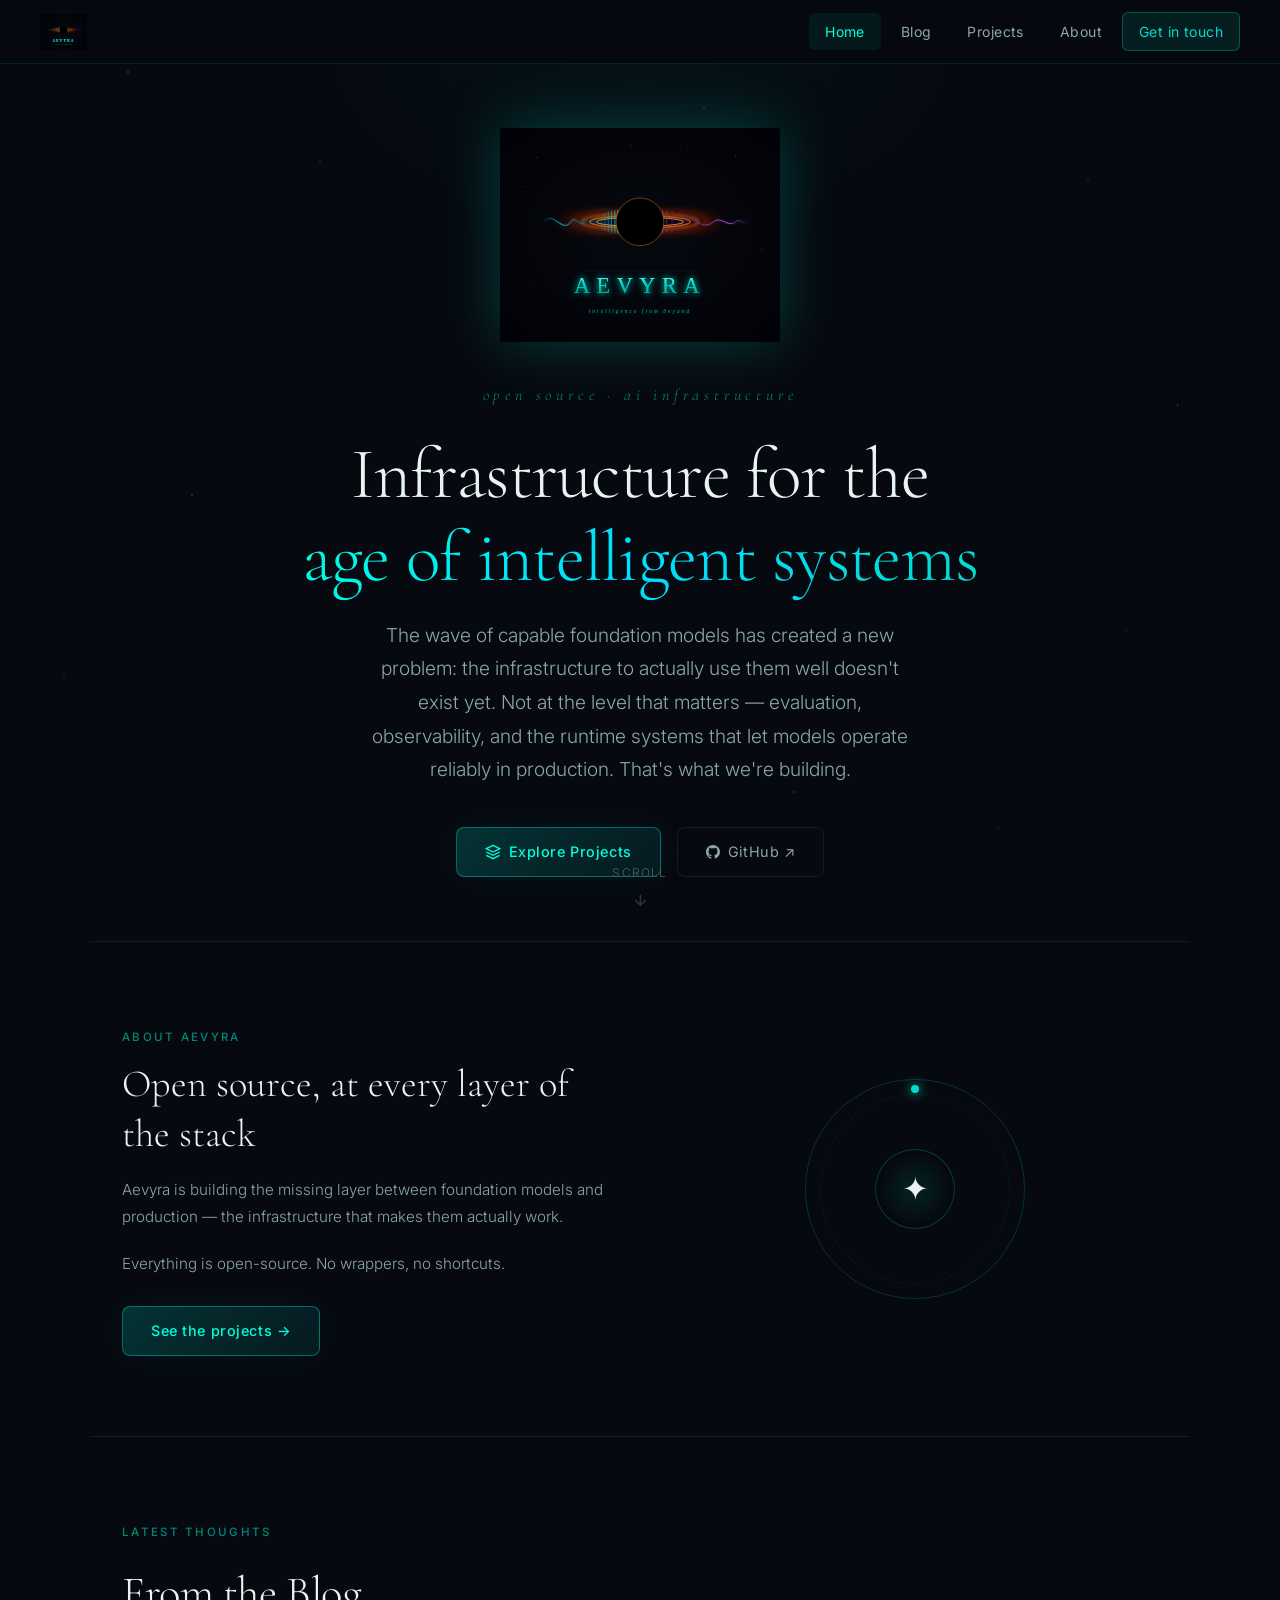
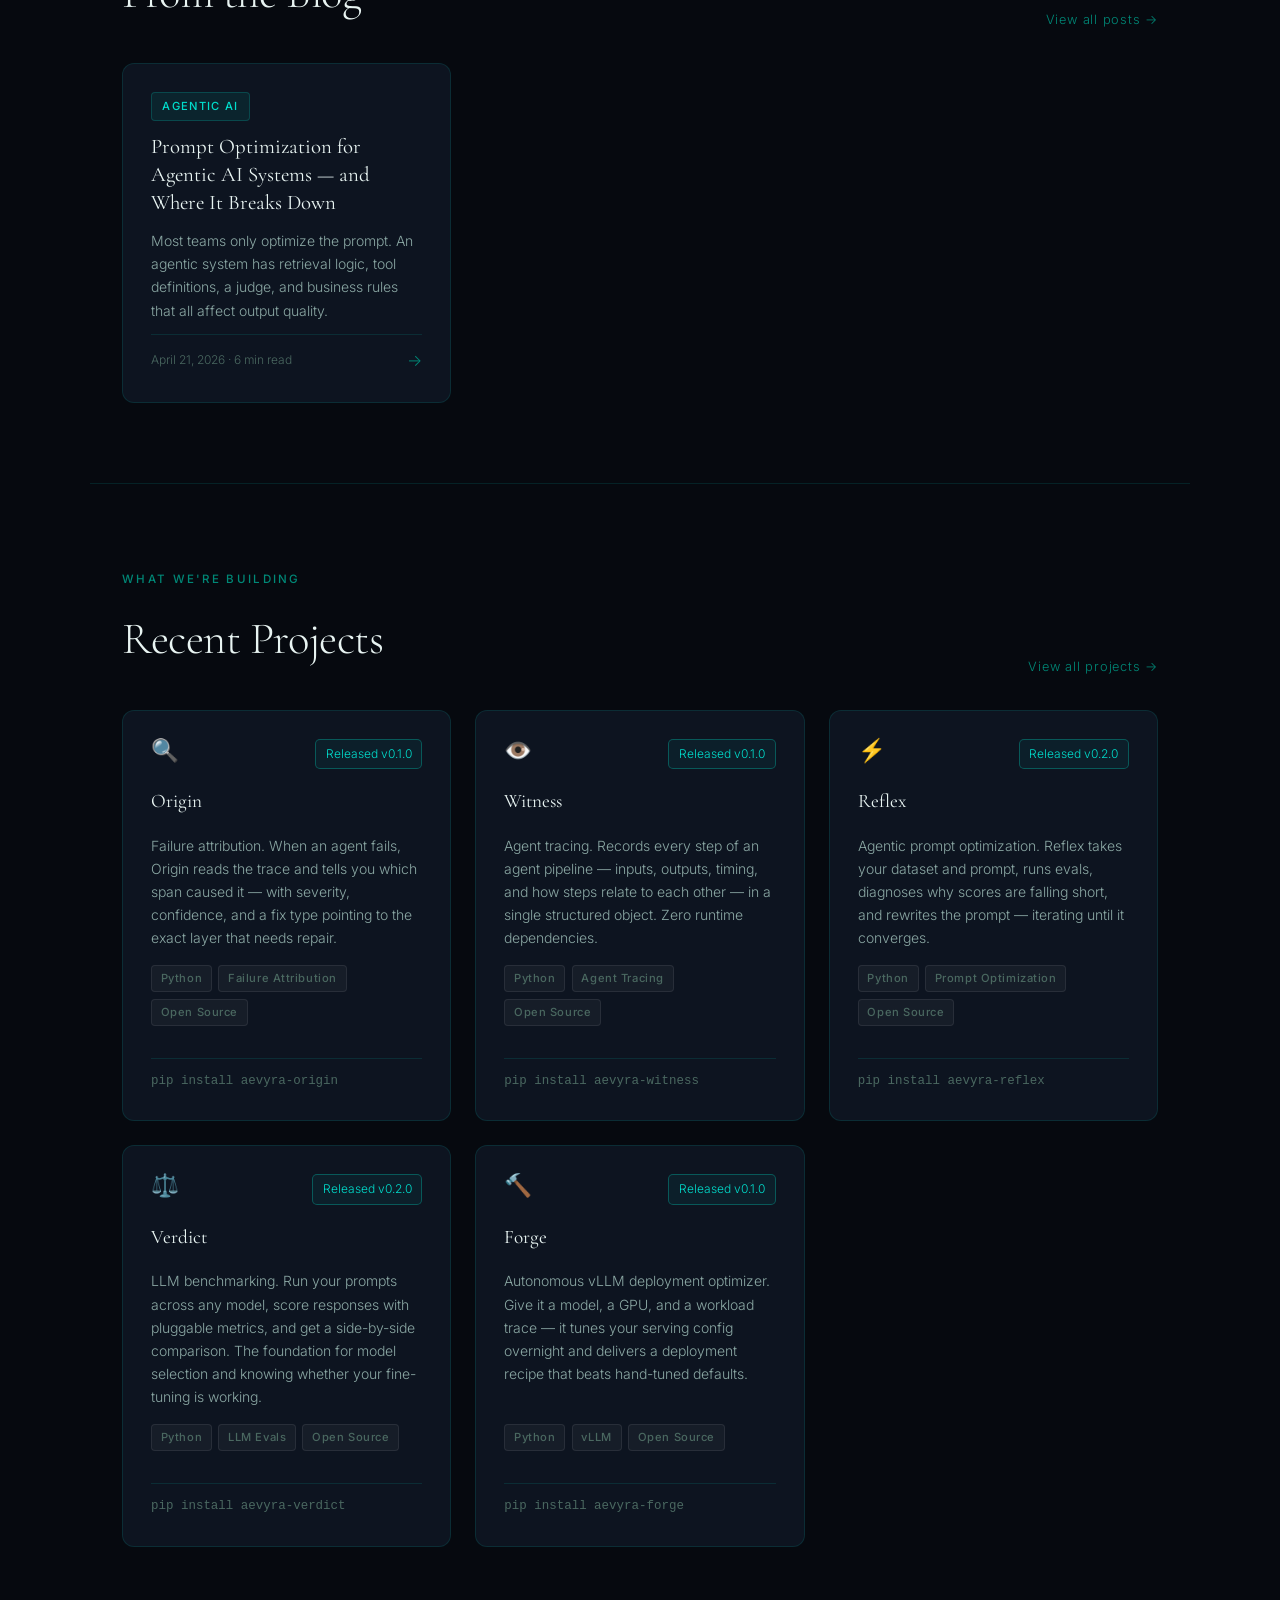
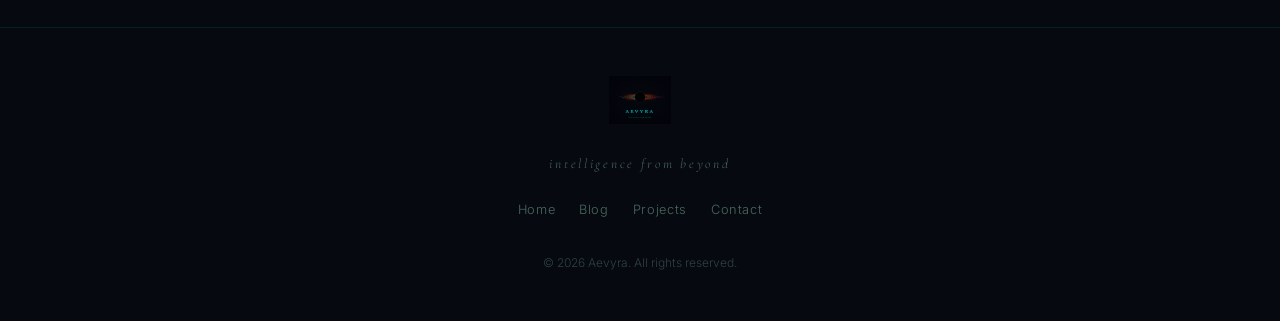
<file: index.html>
<!DOCTYPE html>
<html lang="en">
<head>
  <meta charset="UTF-8" />
  <meta name="viewport" content="width=device-width, initial-scale=1.0" />
  <title>Aevyra — Intelligence from Beyond</title>
  <meta name="description" content="Aevyra is building the infrastructure layer for LLMs and agents in production — open-source, from evaluation to deployment." />
  <link rel="stylesheet" href="styles.css" />
  <style>
    /* Home-specific */
    .home-sections {
      padding-bottom: 2rem;
    }

    .preview-section {
      padding: 5rem 2rem;
      max-width: 1100px;
      margin: 0 auto;
    }

    .preview-header {
      display: flex;
      align-items: flex-end;
      justify-content: space-between;
      margin-bottom: 2rem;
      gap: 1rem;
      flex-wrap: wrap;
    }

    .preview-header .section-title {
      margin-bottom: 0;
    }

    .view-all {
      font-size: 0.8rem;
      color: var(--teal-dark);
      text-decoration: none;
      display: inline-flex;
      align-items: center;
      gap: 0.35rem;
      letter-spacing: 0.06em;
      white-space: nowrap;
      transition: color 0.2s;
    }

    .view-all:hover {
      color: var(--teal-bright);
    }

    .divider {
      border: none;
      border-top: 1px solid var(--border);
      max-width: 1100px;
      margin: 0 auto;
    }

    /* About blurb on home */
    .about-strip {
      padding: 5rem 2rem;
      max-width: 1100px;
      margin: 0 auto;
      display: grid;
      grid-template-columns: 1fr 1fr;
      gap: 4rem;
      align-items: center;
    }

    .about-strip h2 {
      font-family: 'Cormorant Garamond', Palatino, Georgia, serif;
      font-size: clamp(1.8rem, 3vw, 2.5rem);
      font-weight: 300;
      color: var(--text-primary);
      line-height: 1.3;
      margin-bottom: 1rem;
    }

    .about-strip p {
      color: var(--text-secondary);
      font-size: 0.95rem;
      line-height: 1.8;
      margin-bottom: 1.25rem;
    }

    .about-visual {
      display: flex;
      justify-content: center;
      align-items: center;
    }

    .orbit-ring {
      position: relative;
      width: 220px;
      height: 220px;
      display: flex;
      align-items: center;
      justify-content: center;
    }

    .orbit-ring::before {
      content: '';
      position: absolute;
      inset: 0;
      border-radius: 50%;
      border: 1px solid rgba(0, 220, 200, 0.2);
      animation: spin 20s linear infinite;
    }

    .orbit-ring::after {
      content: '';
      position: absolute;
      inset: 15px;
      border-radius: 50%;
      border: 1px dashed rgba(0, 180, 160, 0.12);
      animation: spin 35s linear infinite reverse;
    }

    .orbit-dot {
      position: absolute;
      width: 8px;
      height: 8px;
      background: var(--teal-mid);
      border-radius: 50%;
      box-shadow: 0 0 12px var(--teal-mid);
      top: 6px;
      left: 50%;
      transform: translateX(-50%);
    }

    .orbit-center {
      width: 80px;
      height: 80px;
      background: radial-gradient(circle, rgba(0,180,160,0.15) 0%, transparent 70%);
      border-radius: 50%;
      border: 1px solid rgba(0, 220, 200, 0.25);
      display: flex;
      align-items: center;
      justify-content: center;
      font-size: 2rem;
    }

    @keyframes spin {
      from { transform: rotate(0deg); }
      to   { transform: rotate(360deg); }
    }

    @media (max-width: 768px) {
      .about-strip {
        grid-template-columns: 1fr;
        gap: 2.5rem;
      }
      .about-visual { display: none; }
    }
  </style>
</head>
<body>

  <!-- NAV -->
  <nav>
    <a href="index.html" class="nav-logo">
      <img src="aevyra-logo-final.svg" alt="Aevyra" />
    </a>
    <button class="nav-toggle" id="navToggle" aria-label="Toggle navigation">
      <span></span><span></span><span></span>
    </button>
    <ul class="nav-links" id="navLinks">
      <li><a href="index.html" class="active">Home</a></li>
      <li><a href="blog.html">Blog</a></li>
      <li><a href="projects.html">Projects</a></li>
      <li><a href="about.html">About</a></li>
      <li><a href="https://www.linkedin.com/in/ankithgunapal/" target="_blank" rel="noopener" class="nav-cta">Get in touch</a></li>
    </ul>
  </nav>

  <div class="page-wrapper">

    <!-- HERO -->
    <section class="hero">
      <img src="aevyra-logo-final.svg" alt="Aevyra" class="hero-logo" />
      <p class="hero-tagline">open source · ai infrastructure</p>
      <h1 class="hero-title">
        Infrastructure for the<br />
        <span class="highlight">age of intelligent systems</span>
      </h1>
      <p class="hero-subtitle">
        The wave of capable foundation models has created a new problem: the infrastructure
        to actually use them well doesn't exist yet. Not at the level that matters —
        evaluation, observability, and the runtime systems that let models operate
        reliably in production. That's what we're building.
      </p>
      <div class="hero-buttons">
        <a href="projects.html" class="btn-primary">
          <svg width="16" height="16" fill="none" stroke="currentColor" stroke-width="2" viewBox="0 0 24 24"><path d="M12 2L2 7l10 5 10-5-10-5zM2 17l10 5 10-5M2 12l10 5 10-5"/></svg>
          Explore Projects
        </a>
        <a href="https://github.com/aevyraai" target="_blank" rel="noopener" class="btn-secondary">
          <svg width="14" height="14" viewBox="0 0 24 24" fill="currentColor"><path d="M12 0C5.37 0 0 5.37 0 12c0 5.3 3.44 9.8 8.2 11.37.6.11.82-.26.82-.58v-2.17c-3.34.73-4.04-1.6-4.04-1.6-.54-1.38-1.33-1.75-1.33-1.75-1.09-.74.08-.73.08-.73 1.2.08 1.84 1.24 1.84 1.24 1.07 1.83 2.8 1.3 3.49 1 .11-.78.42-1.3.76-1.6-2.67-.3-5.47-1.33-5.47-5.93 0-1.31.47-2.38 1.24-3.22-.14-.3-.54-1.52.1-3.18 0 0 1.01-.32 3.3 1.23a11.5 11.5 0 0 1 3-.4c1.02 0 2.04.13 3 .4 2.28-1.55 3.29-1.23 3.29-1.23.65 1.66.24 2.88.12 3.18.77.84 1.23 1.91 1.23 3.22 0 4.61-2.81 5.63-5.48 5.92.43.37.81 1.1.81 2.22v3.29c0 .32.22.7.82.58C20.56 21.8 24 17.3 24 12c0-6.63-5.37-12-12-12z"/></svg>
          GitHub ↗
        </a>
      </div>
      <div class="scroll-hint">
        <span>Scroll</span>
        <svg fill="none" stroke="currentColor" stroke-width="2" viewBox="0 0 24 24"><path d="M12 5v14M5 12l7 7 7-7"/></svg>
      </div>
    </section>

    <hr class="divider" />

    <!-- ABOUT STRIP -->
    <div class="about-strip">
      <div>
        <span class="section-label">About Aevyra</span>
        <h2>Open source, at every layer of the stack</h2>
        <p>
          Aevyra is building the missing layer between foundation models and production —
          the infrastructure that makes them actually work.
        </p>
        <p>
          Everything is open-source. No wrappers, no shortcuts.
        </p>
        <a href="projects.html" class="btn-primary" style="margin-top:0.5rem;">
          See the projects →
        </a>
      </div>
      <div class="about-visual">
        <div class="orbit-ring">
          <div class="orbit-dot"></div>
          <div class="orbit-center">✦</div>
        </div>
      </div>
    </div>

    <hr class="divider" />

    <!-- RECENT BLOG POSTS -->
    <div class="preview-section">
      <div class="preview-header">
        <div>
          <span class="section-label">Latest Thoughts</span>
          <h2 class="section-title">From the Blog</h2>
        </div>
        <a href="blog.html" class="view-all">View all posts →</a>
      </div>
      <div class="card-grid">

        <a href="posts/prompt-optimization-agentic-systems.html" class="card">
          <span class="card-tag">Agentic AI</span>
          <h3 class="card-title">Prompt Optimization for Agentic AI Systems — and Where It Breaks Down</h3>
          <p class="card-excerpt">
            Most teams only optimize the prompt. An agentic system has retrieval logic, tool
            definitions, a judge, and business rules that all affect output quality.
          </p>
          <div class="card-meta">
            <span>April 21, 2026 · 6 min read</span>
            <span class="card-arrow">→</span>
          </div>
        </a>


      </div>
    </div>

    <hr class="divider" />

    <!-- RECENT PROJECTS -->
    <div class="preview-section">
      <div class="preview-header">
        <div>
          <span class="section-label">What We're Building</span>
          <h2 class="section-title">Recent Projects</h2>
        </div>
        <a href="projects.html" class="view-all">View all projects →</a>
      </div>
      <div class="card-grid">

        <a href="https://github.com/aevyraai/origin" target="_blank" rel="noopener" class="project-card">
          <div class="project-header">
            <span class="project-icon">🔍</span>
            <div class="project-links">
              <span class="project-link" style="color: var(--teal-mid); border-color: rgba(0,220,200,0.3); background: rgba(0,220,200,0.06);">Released v0.1.0</span>
            </div>
          </div>
          <h3 class="project-name">Origin</h3>
          <p class="project-desc">
            Failure attribution. When an agent fails, Origin reads the trace and tells you which span caused it — with severity, confidence, and a fix type pointing to the exact layer that needs repair.
          </p>
          <div class="project-tags">
            <span class="tech-tag">Python</span>
            <span class="tech-tag">Failure Attribution</span>
            <span class="tech-tag">Open Source</span>
          </div>
          <div style="margin-top: 1rem; padding-top: 0.75rem; border-top: 1px solid var(--border); font-family: 'Courier New', monospace; font-size: 0.78rem; color: var(--text-muted);">
            pip install aevyra-origin
          </div>
        </a>

        <a href="https://github.com/aevyraai/witness" target="_blank" rel="noopener" class="project-card">
          <div class="project-header">
            <span class="project-icon">👁️</span>
            <div class="project-links">
              <span class="project-link" style="color: var(--teal-mid); border-color: rgba(0,220,200,0.3); background: rgba(0,220,200,0.06);">Released v0.1.0</span>
            </div>
          </div>
          <h3 class="project-name">Witness</h3>
          <p class="project-desc">
            Agent tracing. Records every step of an agent pipeline — inputs, outputs, timing, and how steps relate to each other — in a single structured object. Zero runtime dependencies.
          </p>
          <div class="project-tags">
            <span class="tech-tag">Python</span>
            <span class="tech-tag">Agent Tracing</span>
            <span class="tech-tag">Open Source</span>
          </div>
          <div style="margin-top: 1rem; padding-top: 0.75rem; border-top: 1px solid var(--border); font-family: 'Courier New', monospace; font-size: 0.78rem; color: var(--text-muted);">
            pip install aevyra-witness
          </div>
        </a>

        <a href="https://github.com/aevyraai/reflex" target="_blank" rel="noopener" class="project-card">
          <div class="project-header">
            <span class="project-icon">⚡</span>
            <div class="project-links">
              <span class="project-link" style="color: var(--teal-mid); border-color: rgba(0,220,200,0.3); background: rgba(0,220,200,0.06);">Released v0.2.0</span>
            </div>
          </div>
          <h3 class="project-name">Reflex</h3>
          <p class="project-desc">
            Agentic prompt optimization. Reflex takes your dataset and prompt, runs evals, diagnoses why scores are falling short, and rewrites the prompt — iterating until it converges.
          </p>
          <div class="project-tags">
            <span class="tech-tag">Python</span>
            <span class="tech-tag">Prompt Optimization</span>
            <span class="tech-tag">Open Source</span>
          </div>
          <div style="margin-top: 1rem; padding-top: 0.75rem; border-top: 1px solid var(--border); font-family: 'Courier New', monospace; font-size: 0.78rem; color: var(--text-muted);">
            pip install aevyra-reflex
          </div>
        </a>

        <a href="https://github.com/aevyraai/verdict" target="_blank" rel="noopener" class="project-card">
          <div class="project-header">
            <span class="project-icon">⚖️</span>
            <div class="project-links">
              <span class="project-link" style="color: var(--teal-mid); border-color: rgba(0,220,200,0.3); background: rgba(0,220,200,0.06);">Released v0.2.0</span>
            </div>
          </div>
          <h3 class="project-name">Verdict</h3>
          <p class="project-desc">
            LLM benchmarking. Run your prompts across any model, score responses with pluggable metrics, and get a side-by-side comparison. The foundation for model selection and knowing whether your fine-tuning is working.
          </p>
          <div class="project-tags">
            <span class="tech-tag">Python</span>
            <span class="tech-tag">LLM Evals</span>
            <span class="tech-tag">Open Source</span>
          </div>
          <div style="margin-top: 1rem; padding-top: 0.75rem; border-top: 1px solid var(--border); font-family: 'Courier New', monospace; font-size: 0.78rem; color: var(--text-muted);">
            pip install aevyra-verdict
          </div>
        </a>

        <a href="https://github.com/aevyraai/forge" target="_blank" rel="noopener" class="project-card">
          <div class="project-header">
            <span class="project-icon">🔨</span>
            <div class="project-links">
              <span class="project-link" style="color: var(--teal-mid); border-color: rgba(0,220,200,0.3); background: rgba(0,220,200,0.06);">Released v0.1.0</span>
            </div>
          </div>
          <h3 class="project-name">Forge</h3>
          <p class="project-desc">
            Autonomous vLLM deployment optimizer. Give it a model, a GPU, and a workload trace — it tunes your serving config overnight and delivers a deployment recipe that beats hand-tuned defaults.
          </p>
          <div class="project-tags">
            <span class="tech-tag">Python</span>
            <span class="tech-tag">vLLM</span>
            <span class="tech-tag">Open Source</span>
          </div>
          <div style="margin-top: 1rem; padding-top: 0.75rem; border-top: 1px solid var(--border); font-family: 'Courier New', monospace; font-size: 0.78rem; color: var(--text-muted);">
            pip install aevyra-forge
          </div>
        </a>

      </div>
    </div>

    <!-- FOOTER -->
    <footer>
      <img src="aevyra-logo-final.svg" alt="Aevyra" class="footer-logo" />
      <p class="footer-tagline">intelligence from beyond</p>
      <div class="footer-links">
        <a href="index.html">Home</a>
        <a href="blog.html">Blog</a>
        <a href="projects.html">Projects</a>
        <a href="https://www.linkedin.com/in/ankithgunapal/" target="_blank" rel="noopener">Contact</a>
      </div>
      <p class="footer-copy">© 2026 Aevyra. All rights reserved.</p>
    </footer>

  </div>

  <script>
    // Mobile nav toggle
    const toggle = document.getElementById('navToggle');
    const links  = document.getElementById('navLinks');
    toggle.addEventListener('click', () => links.classList.toggle('open'));
  </script>
</body>
</html>
</file>
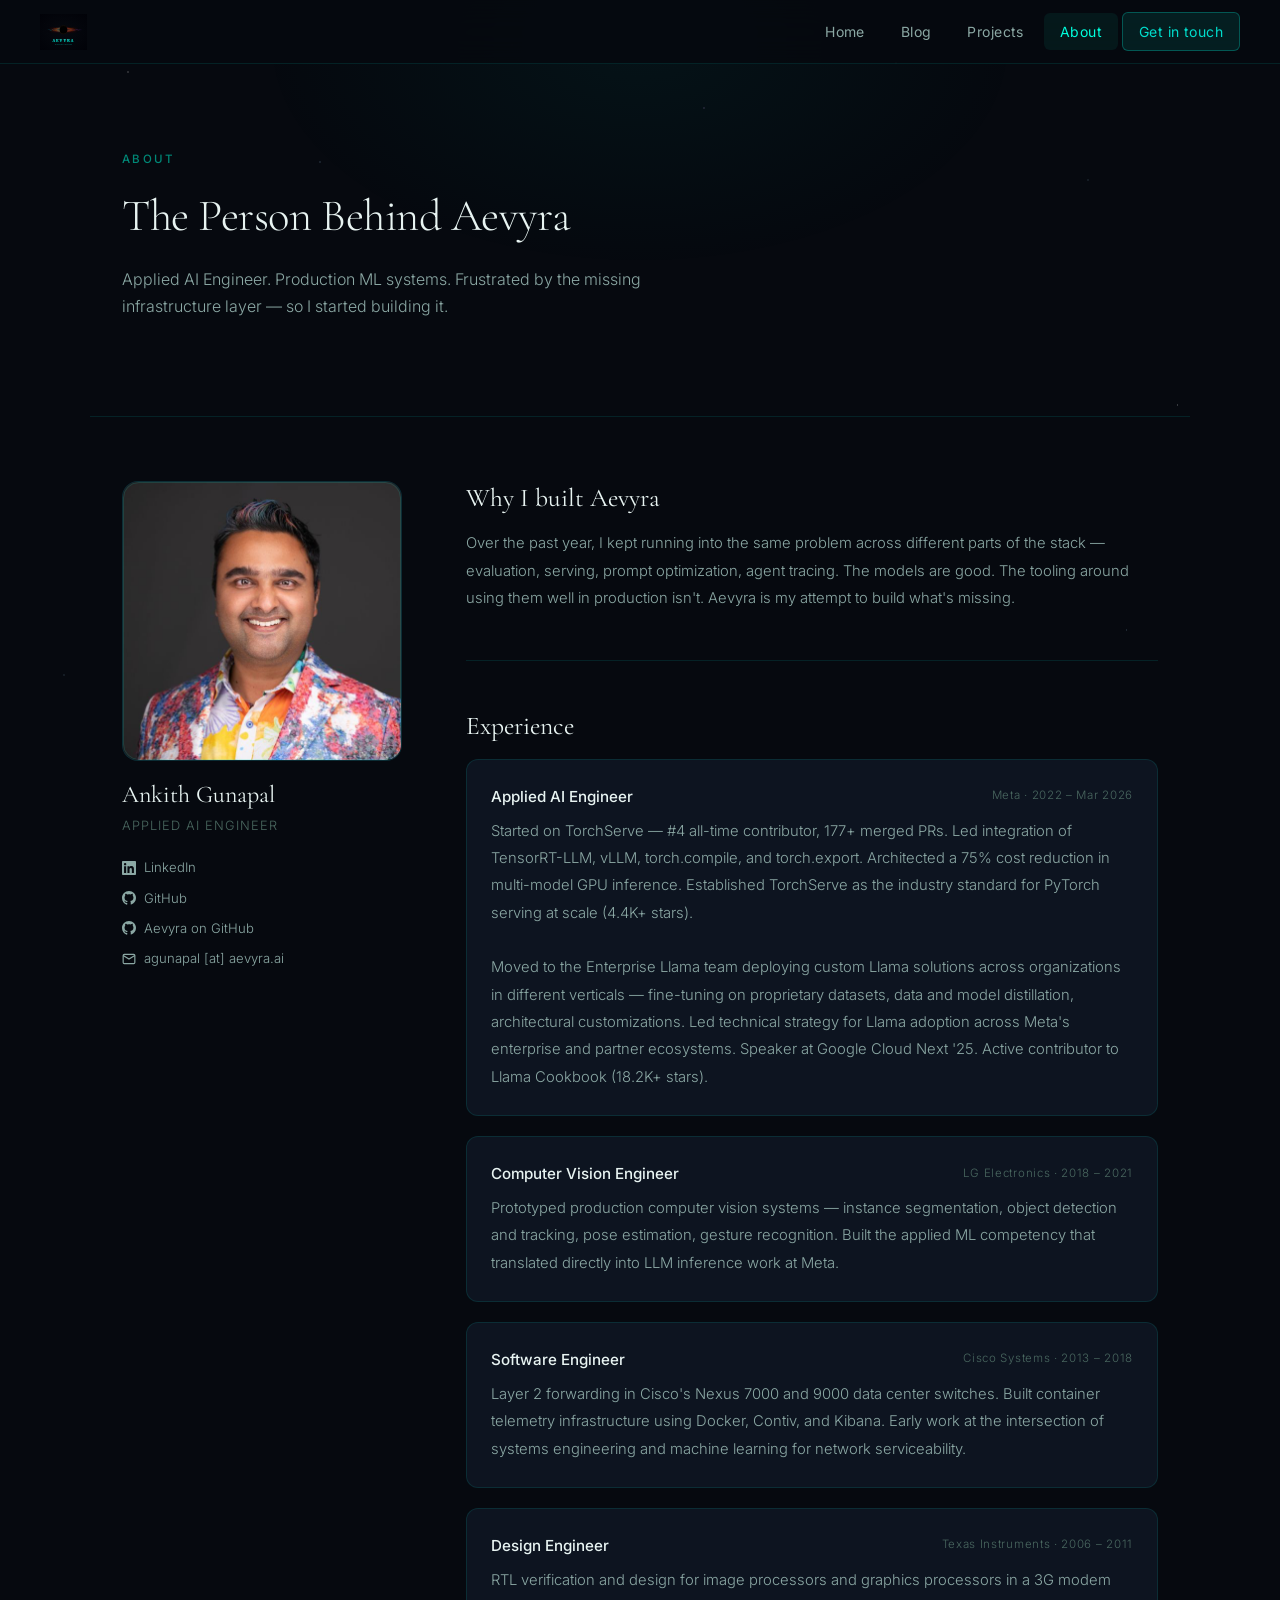
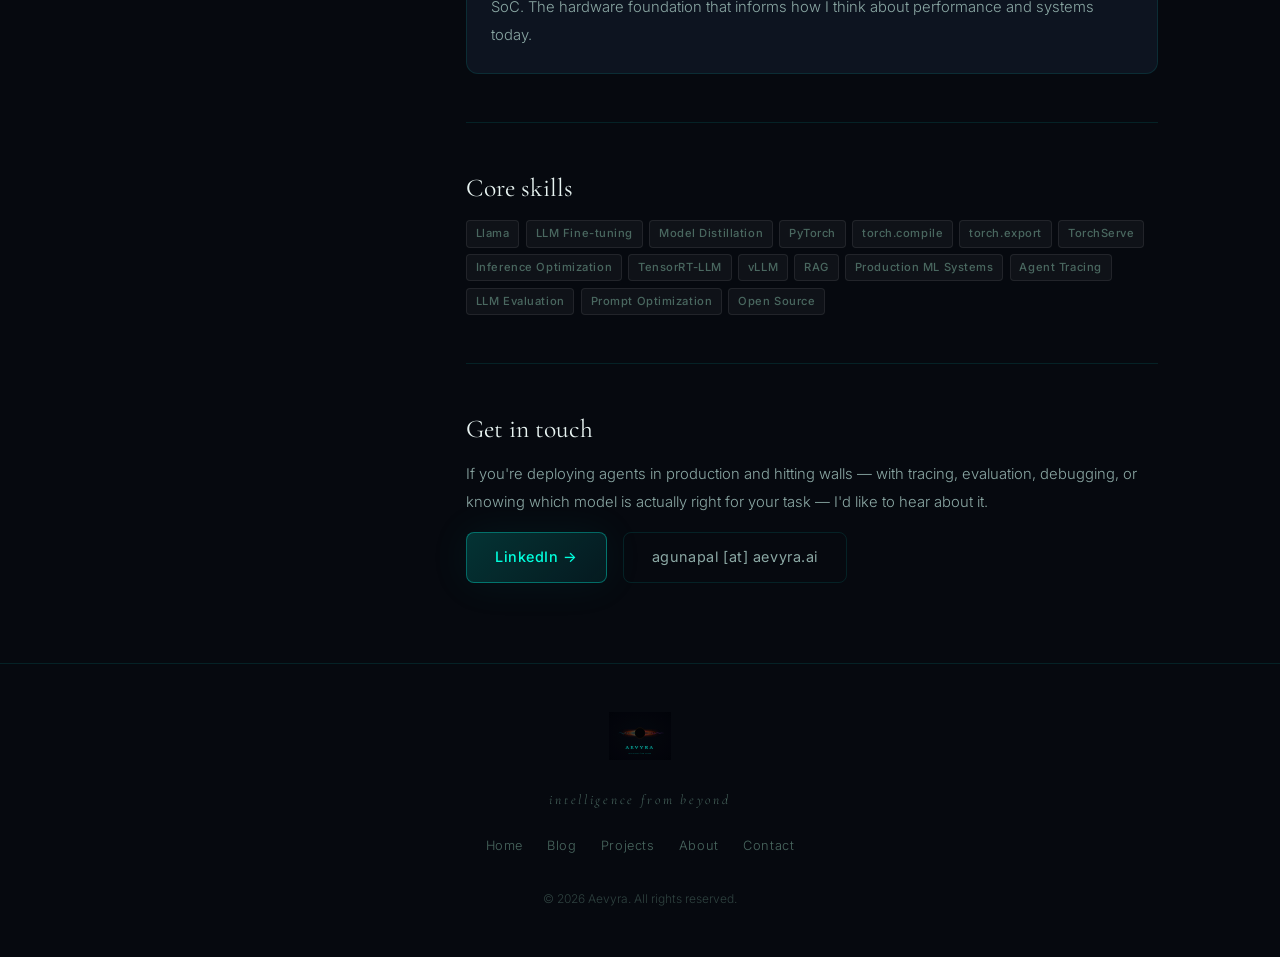
<file: about.html>
<!DOCTYPE html>
<html lang="en">
<head>
  <meta charset="UTF-8" />
  <meta name="viewport" content="width=device-width, initial-scale=1.0" />
  <title>About — Aevyra</title>
  <meta name="description" content="Ankith Gunapal — Applied AI Engineer, formerly Meta AI. Building Aevyra, the infrastructure layer for production LLM systems." />
  <link rel="stylesheet" href="styles.css" />
  <style>
    .about-grid {
      display: grid;
      grid-template-columns: 280px 1fr;
      gap: 4rem;
      align-items: start;
      padding-top: 3rem;
    }

    .profile-card {
      position: sticky;
      top: 100px;
      display: flex;
      flex-direction: column;
      gap: 1.25rem;
    }

    .profile-photo {
      width: 100%;
      aspect-ratio: 1;
      border-radius: 16px;
      border: 1px solid var(--border);
      background: var(--bg-card);
      overflow: hidden;
      position: relative;
    }

    .profile-photo img {
      width: 100%;
      height: 100%;
      object-fit: cover;
      display: block;
    }

    .profile-photo::after {
      content: '';
      position: absolute;
      inset: 0;
      border-radius: 16px;
      border: 1px solid rgba(0, 220, 200, 0.15);
      pointer-events: none;
    }

    .profile-name {
      font-family: 'Cormorant Garamond', Palatino, Georgia, serif;
      font-size: 1.5rem;
      font-weight: 400;
      color: var(--text-primary);
      line-height: 1.2;
    }

    .profile-title {
      font-size: 0.8rem;
      color: var(--text-muted);
      letter-spacing: 0.08em;
      text-transform: uppercase;
      margin-top: 0.3rem;
    }

    .profile-links {
      display: flex;
      flex-direction: column;
      gap: 0.5rem;
    }

    .profile-link {
      display: inline-flex;
      align-items: center;
      gap: 0.5rem;
      font-size: 0.82rem;
      color: var(--text-secondary);
      text-decoration: none;
      transition: color 0.2s;
    }

    .profile-link:hover {
      color: var(--teal-mid);
    }

    .about-content {
      display: flex;
      flex-direction: column;
      gap: 3rem;
    }

    .about-section h2 {
      font-family: 'Cormorant Garamond', Palatino, Georgia, serif;
      font-size: 1.6rem;
      font-weight: 400;
      color: var(--text-primary);
      margin-bottom: 1rem;
      line-height: 1.3;
    }

    .about-section p {
      font-size: 0.925rem;
      color: var(--text-secondary);
      line-height: 1.85;
      margin-bottom: 0.85rem;
    }

    .about-section p:last-child {
      margin-bottom: 0;
    }

    .exp-list {
      display: flex;
      flex-direction: column;
      gap: 1.25rem;
    }

    .exp-card {
      background: var(--bg-card);
      border: 1px solid var(--border);
      border-radius: 12px;
      padding: 1.5rem;
      display: flex;
      flex-direction: column;
      gap: 0.5rem;
      transition: border-color 0.2s;
      position: relative;
      overflow: hidden;
    }

    .exp-card::before {
      content: '';
      position: absolute;
      left: 0;
      top: 0;
      bottom: 0;
      width: 2px;
      background: linear-gradient(180deg, var(--teal-dark), transparent);
      opacity: 0;
      transition: opacity 0.3s;
    }

    .exp-card:hover {
      border-color: var(--border-hover);
    }

    .exp-card:hover::before {
      opacity: 1;
    }

    .exp-header {
      display: flex;
      align-items: flex-start;
      justify-content: space-between;
      gap: 1rem;
      flex-wrap: wrap;
    }

    .exp-role {
      font-size: 0.95rem;
      font-weight: 500;
      color: var(--text-primary);
    }

    .exp-period {
      font-size: 0.72rem;
      color: var(--text-muted);
      letter-spacing: 0.06em;
      white-space: nowrap;
      padding-top: 0.15rem;
    }

    .exp-desc {
      font-size: 0.875rem;
      color: var(--text-secondary);
      line-height: 1.7;
    }

    .skills-grid {
      display: flex;
      flex-wrap: wrap;
      gap: 0.4rem;
    }

    .section-divider {
      border: none;
      border-top: 1px solid var(--border);
    }

    @media (max-width: 800px) {
      .about-grid {
        grid-template-columns: 1fr;
        gap: 2.5rem;
      }
      .profile-card {
        position: static;
        flex-direction: row;
        align-items: center;
        flex-wrap: wrap;
        gap: 1.5rem;
      }
      .profile-photo {
        width: 120px;
        flex-shrink: 0;
      }
    }
  </style>
</head>
<body>

  <!-- NAV -->
  <nav>
    <a href="index.html" class="nav-logo">
      <img src="aevyra-logo-final.svg" alt="Aevyra" />
    </a>
    <button class="nav-toggle" id="navToggle" aria-label="Toggle navigation">
      <span></span><span></span><span></span>
    </button>
    <ul class="nav-links" id="navLinks">
      <li><a href="index.html">Home</a></li>
      <li><a href="blog.html">Blog</a></li>
      <li><a href="projects.html">Projects</a></li>
      <li><a href="about.html" class="active">About</a></li>
      <li><a href="https://www.linkedin.com/in/ankithgunapal/" target="_blank" rel="noopener" class="nav-cta">Get in touch</a></li>
    </ul>
  </nav>

  <div class="page-wrapper">

    <!-- PAGE HEADER -->
    <div class="page-header">
      <span class="section-label">About</span>
      <h1 class="section-title">The Person Behind Aevyra</h1>
      <p class="section-desc">
        Applied AI Engineer. Production ML systems. Frustrated by the missing infrastructure layer — so I started building it.
      </p>
    </div>

    <section style="padding-top: 1rem; padding-bottom: 5rem;">
      <div class="about-grid">

        <!-- PROFILE CARD -->
        <div class="profile-card">
          <div class="profile-photo">
            <img src="ankith.jpg" alt="Ankith Gunapal" />
          </div>
          <div>
            <div class="profile-name">Ankith Gunapal</div>
            <div class="profile-title">Applied AI Engineer</div>
          </div>
          <div class="profile-links">
            <a href="https://www.linkedin.com/in/ankithgunapal/" target="_blank" rel="noopener" class="profile-link">
              <svg width="14" height="14" viewBox="0 0 24 24" fill="currentColor"><path d="M20.447 20.452h-3.554v-5.569c0-1.328-.027-3.037-1.852-3.037-1.853 0-2.136 1.445-2.136 2.939v5.667H9.351V9h3.414v1.561h.046c.477-.9 1.637-1.85 3.37-1.85 3.601 0 4.267 2.37 4.267 5.455v6.286zM5.337 7.433a2.062 2.062 0 0 1-2.063-2.065 2.064 2.064 0 1 1 2.063 2.065zm1.782 13.019H3.555V9h3.564v11.452zM22.225 0H1.771C.792 0 0 .774 0 1.729v20.542C0 23.227.792 24 1.771 24h20.451C23.2 24 24 23.227 24 22.271V1.729C24 .774 23.2 0 22.222 0h.003z"/></svg>
              LinkedIn
            </a>
            <a href="https://github.com/agunapal" target="_blank" rel="noopener" class="profile-link">
              <svg width="14" height="14" viewBox="0 0 24 24" fill="currentColor"><path d="M12 0C5.37 0 0 5.37 0 12c0 5.3 3.44 9.8 8.2 11.37.6.11.82-.26.82-.58v-2.17c-3.34.73-4.04-1.6-4.04-1.6-.54-1.38-1.33-1.75-1.33-1.75-1.09-.74.08-.73.08-.73 1.2.08 1.84 1.24 1.84 1.24 1.07 1.83 2.8 1.3 3.49 1 .11-.78.42-1.3.76-1.6-2.67-.3-5.47-1.33-5.47-5.93 0-1.31.47-2.38 1.24-3.22-.14-.3-.54-1.52.1-3.18 0 0 1.01-.32 3.3 1.23a11.5 11.5 0 0 1 3-.4c1.02 0 2.04.13 3 .4 2.28-1.55 3.29-1.23 3.29-1.23.65 1.66.24 2.88.12 3.18.77.84 1.23 1.91 1.23 3.22 0 4.61-2.81 5.63-5.48 5.92.43.37.81 1.1.81 2.22v3.29c0 .32.22.7.82.58C20.56 21.8 24 17.3 24 12c0-6.63-5.37-12-12-12z"/></svg>
              GitHub
            </a>
            <a href="https://github.com/aevyraai" target="_blank" rel="noopener" class="profile-link">
              <svg width="14" height="14" viewBox="0 0 24 24" fill="currentColor"><path d="M12 0C5.37 0 0 5.37 0 12c0 5.3 3.44 9.8 8.2 11.37.6.11.82-.26.82-.58v-2.17c-3.34.73-4.04-1.6-4.04-1.6-.54-1.38-1.33-1.75-1.33-1.75-1.09-.74.08-.73.08-.73 1.2.08 1.84 1.24 1.84 1.24 1.07 1.83 2.8 1.3 3.49 1 .11-.78.42-1.3.76-1.6-2.67-.3-5.47-1.33-5.47-5.93 0-1.31.47-2.38 1.24-3.22-.14-.3-.54-1.52.1-3.18 0 0 1.01-.32 3.3 1.23a11.5 11.5 0 0 1 3-.4c1.02 0 2.04.13 3 .4 2.28-1.55 3.29-1.23 3.29-1.23.65 1.66.24 2.88.12 3.18.77.84 1.23 1.91 1.23 3.22 0 4.61-2.81 5.63-5.48 5.92.43.37.81 1.1.81 2.22v3.29c0 .32.22.7.82.58C20.56 21.8 24 17.3 24 12c0-6.63-5.37-12-12-12z"/></svg>
              Aevyra on GitHub
            </a>
            <span class="profile-link" style="cursor:default;">
              <svg width="14" height="14" viewBox="0 0 24 24" fill="none" stroke="currentColor" stroke-width="2"><path d="M4 4h16c1.1 0 2 .9 2 2v12c0 1.1-.9 2-2 2H4c-1.1 0-2-.9-2-2V6c0-1.1.9-2 2-2z"/><polyline points="22,6 12,12 2,6"/></svg>
              agunapal [at] aevyra.ai
            </span>
          </div>
        </div>

        <!-- CONTENT -->
        <div class="about-content">

          <div class="about-section">
            <h2>Why I built Aevyra</h2>
            <p>
              Over the past year, I kept running into the same problem across different parts of the stack — evaluation, serving, prompt optimization, agent tracing. The models are good. The tooling around using them well in production isn't. Aevyra is my attempt to build what's missing.
            </p>
          </div>

          <hr class="section-divider" />

          <div class="about-section">
            <h2>Experience</h2>
            <div class="exp-list">

              <div class="exp-card">
                <div class="exp-header">
                  <div class="exp-role">Applied AI Engineer</div>
                  <div class="exp-period">Meta · 2022 – Mar 2026</div>
                </div>
                <p class="exp-desc">
                  Started on TorchServe — #4 all-time contributor, 177+ merged PRs. Led integration of TensorRT-LLM, vLLM, torch.compile, and torch.export. Architected a 75% cost reduction in multi-model GPU inference. Established TorchServe as the industry standard for PyTorch serving at scale (4.4K+ stars).<br /><br />
                  Moved to the Enterprise Llama team deploying custom Llama solutions across organizations in different verticals — fine-tuning on proprietary datasets, data and model distillation, architectural customizations. Led technical strategy for Llama adoption across Meta's enterprise and partner ecosystems. Speaker at Google Cloud Next '25. Active contributor to Llama Cookbook (18.2K+ stars).
                </p>
              </div>

              <div class="exp-card">
                <div class="exp-header">
                  <div class="exp-role">Computer Vision Engineer</div>
                  <div class="exp-period">LG Electronics · 2018 – 2021</div>
                </div>
                <p class="exp-desc">
                  Prototyped production computer vision systems — instance segmentation, object detection and tracking, pose estimation, gesture recognition. Built the applied ML competency that translated directly into LLM inference work at Meta.
                </p>
              </div>

              <div class="exp-card">
                <div class="exp-header">
                  <div class="exp-role">Software Engineer</div>
                  <div class="exp-period">Cisco Systems · 2013 – 2018</div>
                </div>
                <p class="exp-desc">
                  Layer 2 forwarding in Cisco's Nexus 7000 and 9000 data center switches. Built container telemetry infrastructure using Docker, Contiv, and Kibana. Early work at the intersection of systems engineering and machine learning for network serviceability.
                </p>
              </div>

              <div class="exp-card">
                <div class="exp-header">
                  <div class="exp-role">Design Engineer</div>
                  <div class="exp-period">Texas Instruments · 2006 – 2011</div>
                </div>
                <p class="exp-desc">
                  RTL verification and design for image processors and graphics processors in a 3G modem SoC. The hardware foundation that informs how I think about performance and systems today.
                </p>
              </div>

            </div>
          </div>

          <hr class="section-divider" />

          <div class="about-section">
            <h2>Core skills</h2>
            <div class="skills-grid">
              <span class="tech-tag">Llama</span>
              <span class="tech-tag">LLM Fine-tuning</span>
              <span class="tech-tag">Model Distillation</span>
              <span class="tech-tag">PyTorch</span>
              <span class="tech-tag">torch.compile</span>
              <span class="tech-tag">torch.export</span>
              <span class="tech-tag">TorchServe</span>
              <span class="tech-tag">Inference Optimization</span>
              <span class="tech-tag">TensorRT-LLM</span>
              <span class="tech-tag">vLLM</span>
              <span class="tech-tag">RAG</span>
              <span class="tech-tag">Production ML Systems</span>
              <span class="tech-tag">Agent Tracing</span>
              <span class="tech-tag">LLM Evaluation</span>
              <span class="tech-tag">Prompt Optimization</span>
              <span class="tech-tag">Open Source</span>
            </div>
          </div>

          <hr class="section-divider" />

          <div class="about-section">
            <h2>Get in touch</h2>
            <p>
              If you're deploying agents in production and hitting walls — with tracing, evaluation, debugging, or knowing which model is actually right for your task — I'd like to hear about it.
            </p>
            <div style="display: flex; gap: 1rem; margin-top: 1rem; flex-wrap: wrap;">
              <a href="https://www.linkedin.com/in/ankithgunapal/" target="_blank" rel="noopener" class="btn-primary">LinkedIn →</a>
              <span class="btn-secondary" style="cursor:default;">agunapal [at] aevyra.ai</span>
            </div>
          </div>

        </div>
      </div>
    </section>

    <!-- FOOTER -->
    <footer>
      <img src="aevyra-logo-final.svg" alt="Aevyra" class="footer-logo" />
      <p class="footer-tagline">intelligence from beyond</p>
      <div class="footer-links">
        <a href="index.html">Home</a>
        <a href="blog.html">Blog</a>
        <a href="projects.html">Projects</a>
        <a href="about.html">About</a>
        <a href="https://www.linkedin.com/in/ankithgunapal/" target="_blank" rel="noopener">Contact</a>
      </div>
      <p class="footer-copy">© 2026 Aevyra. All rights reserved.</p>
    </footer>

  </div>

  <script>
    const toggle = document.getElementById('navToggle');
    const links  = document.getElementById('navLinks');
    toggle.addEventListener('click', () => links.classList.toggle('open'));
  </script>
</body>
</html>
</file>
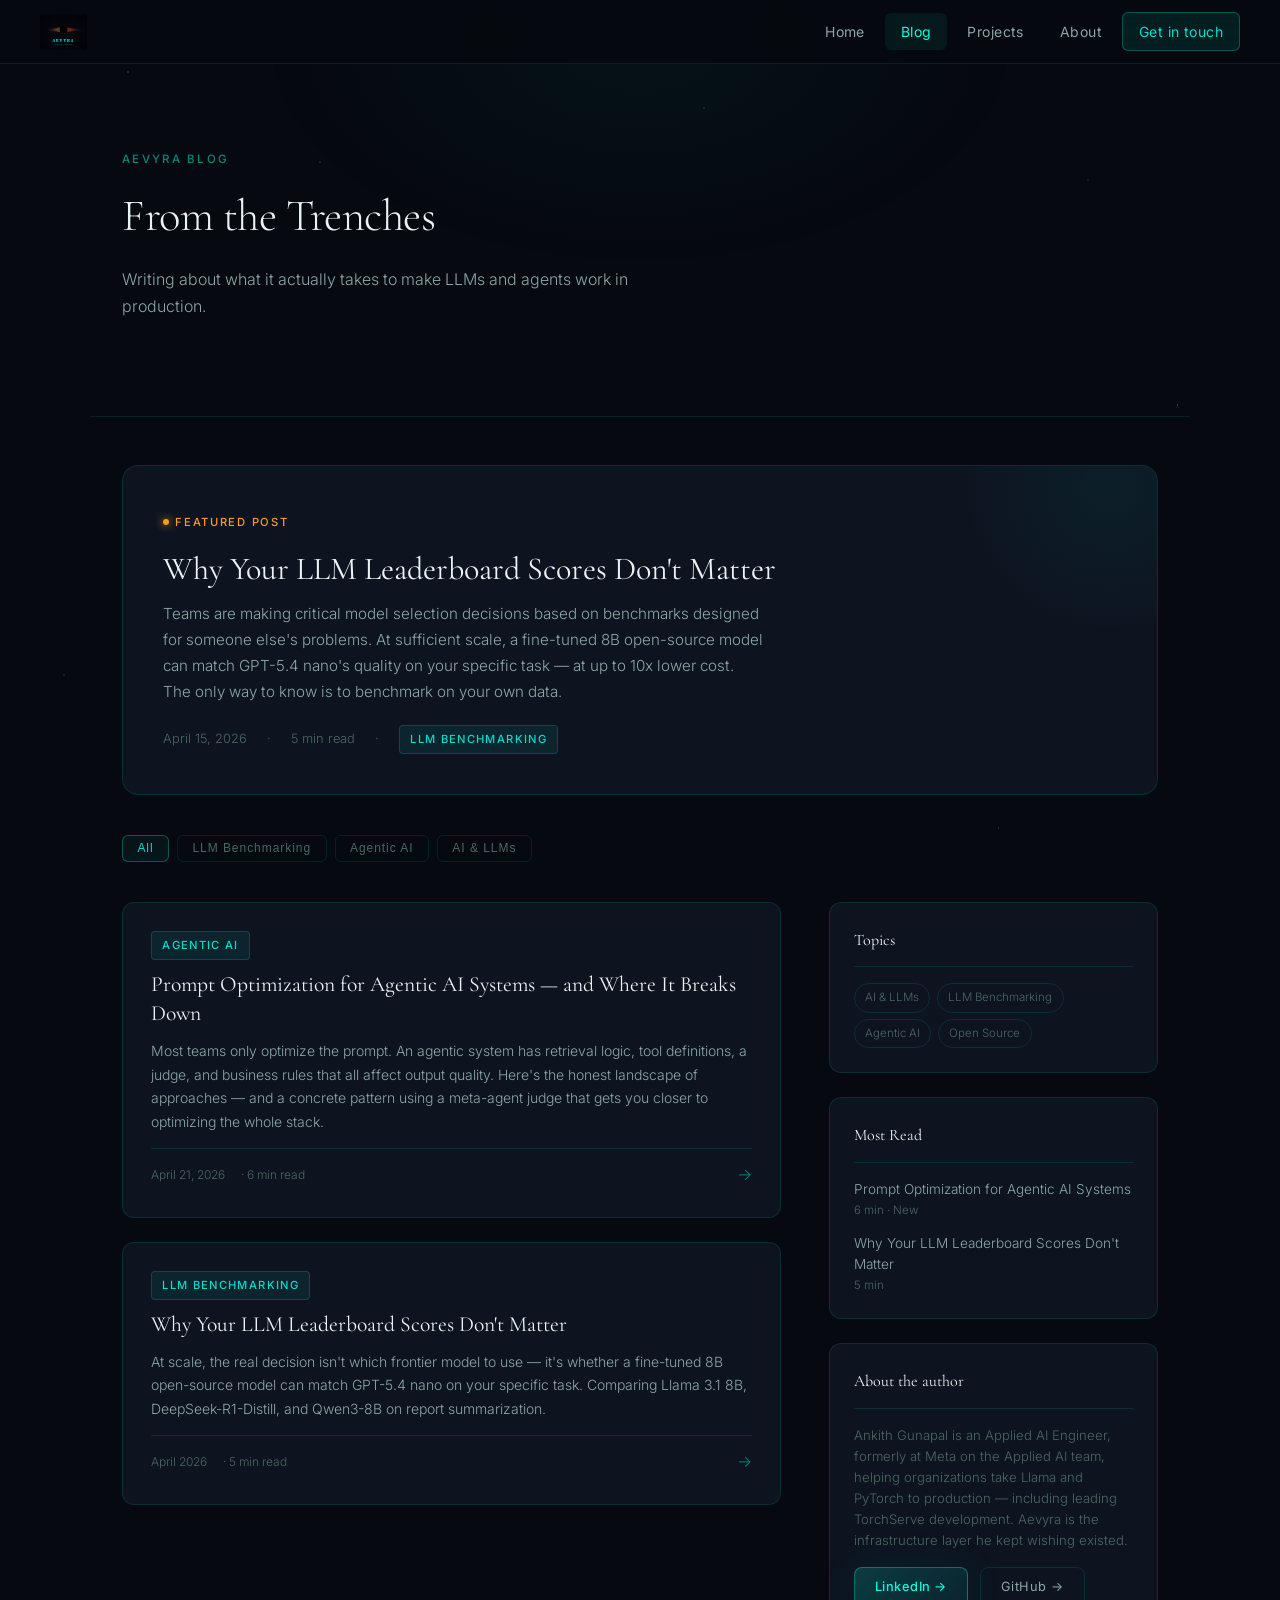
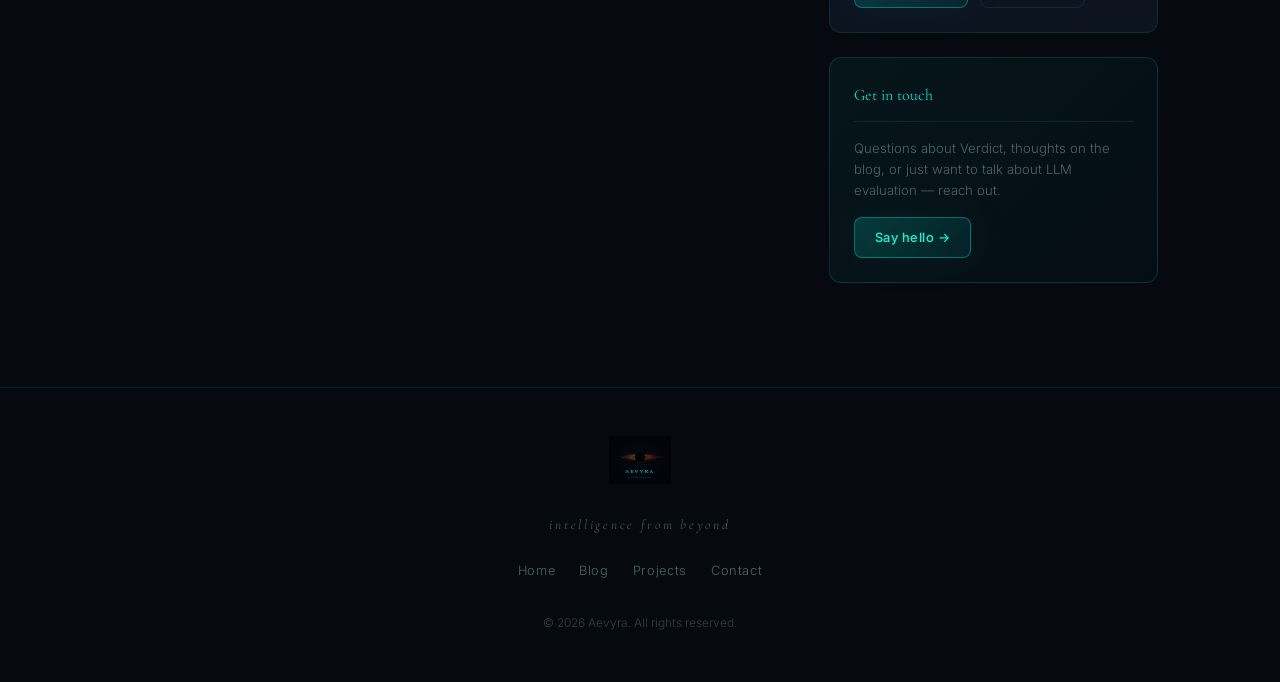
<file: blog.html>
<!DOCTYPE html>
<html lang="en">
<head>
  <meta charset="UTF-8" />
  <meta name="viewport" content="width=device-width, initial-scale=1.0" />
  <title>Blog — Aevyra</title>
  <meta name="description" content="Thoughts on AI, technology, physics, and ideas at the edge of understanding." />
  <link rel="stylesheet" href="styles.css" />
  <style>
    .filter-bar {
      display: flex;
      gap: 0.5rem;
      flex-wrap: wrap;
      margin-bottom: 2.5rem;
    }

    .filter-btn {
      font-size: 0.75rem;
      font-weight: 500;
      letter-spacing: 0.08em;
      padding: 0.35rem 0.9rem;
      border-radius: 6px;
      border: 1px solid var(--border);
      background: transparent;
      color: var(--text-muted);
      cursor: pointer;
      transition: all 0.2s;
    }

    .filter-btn:hover,
    .filter-btn.active {
      border-color: var(--border-hover);
      color: var(--teal-mid);
      background: rgba(0, 220, 200, 0.06);
    }

    .posts-layout {
      display: grid;
      grid-template-columns: 2fr 1fr;
      gap: 3rem;
      align-items: start;
    }

    .sidebar {
      position: sticky;
      top: 80px;
    }

    .sidebar-widget {
      background: var(--bg-card);
      border: 1px solid var(--border);
      border-radius: 12px;
      padding: 1.5rem;
      margin-bottom: 1.5rem;
    }

    .sidebar-widget h3 {
      font-family: 'Cormorant Garamond', Palatino, Georgia, serif;
      font-size: 1rem;
      font-weight: 400;
      color: var(--text-primary);
      margin-bottom: 1rem;
      padding-bottom: 0.75rem;
      border-bottom: 1px solid var(--border);
    }

    .tag-cloud {
      display: flex;
      flex-wrap: wrap;
      gap: 0.4rem;
    }

    .tag-pill {
      font-size: 0.72rem;
      padding: 0.25rem 0.65rem;
      border-radius: 20px;
      border: 1px solid var(--border);
      color: var(--text-muted);
      cursor: pointer;
      transition: all 0.2s;
      text-decoration: none;
      display: inline-block;
    }

    .tag-pill:hover {
      border-color: var(--border-hover);
      color: var(--teal-mid);
      background: rgba(0, 220, 200, 0.06);
    }

    .recent-list {
      list-style: none;
      display: flex;
      flex-direction: column;
      gap: 0.85rem;
    }

    .recent-list li a {
      text-decoration: none;
      color: var(--text-secondary);
      font-size: 0.85rem;
      line-height: 1.5;
      transition: color 0.2s;
      display: block;
    }

    .recent-list li a:hover {
      color: var(--teal-mid);
    }

    .recent-list li span {
      display: block;
      font-size: 0.72rem;
      color: var(--text-muted);
      margin-top: 0.2rem;
    }

    .post-list {
      display: flex;
      flex-direction: column;
      gap: 1.5rem;
    }

    .post-card {
      background: var(--bg-card);
      border: 1px solid var(--border);
      border-radius: 12px;
      padding: 1.75rem;
      text-decoration: none;
      color: inherit;
      display: flex;
      flex-direction: column;
      gap: 0.65rem;
      transition: all 0.3s;
      position: relative;
      overflow: hidden;
    }

    .post-card::before {
      content: '';
      position: absolute;
      top: 0;
      left: 0;
      right: 0;
      height: 1px;
      background: linear-gradient(90deg, transparent, rgba(0, 220, 200, 0.4), transparent);
      opacity: 0;
      transition: opacity 0.3s;
    }

    .post-card:hover {
      background: var(--bg-card-hover);
      border-color: var(--border-hover);
      transform: translateX(4px);
      box-shadow: 0 4px 30px rgba(0, 0, 0, 0.3);
    }

    .post-card:hover::before { opacity: 1; }

    .post-card-top {
      display: flex;
      align-items: center;
      gap: 0.75rem;
      flex-wrap: wrap;
    }

    .post-title {
      font-family: 'Cormorant Garamond', Palatino, Georgia, serif;
      font-size: 1.35rem;
      font-weight: 400;
      color: var(--text-primary);
      line-height: 1.35;
    }

    .post-excerpt {
      color: var(--text-secondary);
      font-size: 0.875rem;
      line-height: 1.7;
    }

    .post-footer {
      display: flex;
      align-items: center;
      justify-content: space-between;
      border-top: 1px solid var(--border);
      padding-top: 0.75rem;
      margin-top: 0.25rem;
    }

    .post-meta {
      display: flex;
      align-items: center;
      gap: 1rem;
      font-size: 0.75rem;
      color: var(--text-muted);
    }

    .read-time {
      display: flex;
      align-items: center;
      gap: 0.3rem;
    }

    @media (max-width: 900px) {
      .posts-layout {
        grid-template-columns: 1fr;
      }
      .sidebar { position: static; }
    }
  </style>
</head>
<body>

  <!-- NAV -->
  <nav>
    <a href="index.html" class="nav-logo">
      <img src="aevyra-logo-final.svg" alt="Aevyra" />
    </a>
    <button class="nav-toggle" id="navToggle" aria-label="Toggle navigation">
      <span></span><span></span><span></span>
    </button>
    <ul class="nav-links" id="navLinks">
      <li><a href="index.html">Home</a></li>
      <li><a href="blog.html" class="active">Blog</a></li>
      <li><a href="projects.html">Projects</a></li>
      <li><a href="about.html">About</a></li>
      <li><a href="https://www.linkedin.com/in/ankithgunapal/" target="_blank" rel="noopener" class="nav-cta">Get in touch</a></li>
    </ul>
  </nav>

  <div class="page-wrapper">

    <!-- PAGE HEADER -->
    <div class="page-header">
      <span class="section-label">Aevyra Blog</span>
      <h1 class="section-title">From the Trenches</h1>
      <p class="section-desc">
        Writing about what it actually takes to make LLMs and agents work in production.
      </p>
    </div>

    <!-- CONTENT -->
    <section style="padding-top: 3rem;">

      <!-- FEATURED POST -->
      <a href="posts/why-llm-leaderboard-scores-dont-matter.html" class="featured-card" style="margin-bottom: 2.5rem; display: block;">
        <div class="featured-label">Featured Post</div>
        <h2 class="featured-title">Why Your LLM Leaderboard Scores Don't Matter</h2>
        <p class="featured-excerpt">
          Teams are making critical model selection decisions based on benchmarks designed
          for someone else's problems. At sufficient scale, a fine-tuned 8B open-source
          model can match GPT-5.4 nano's quality on your specific task — at up to 10x lower
          cost. The only way to know is to benchmark on your own data.
        </p>
        <div style="margin-top:1.25rem; display:flex; align-items:center; gap:1.25rem; font-size:0.8rem; color:var(--text-muted);">
          <span>April 15, 2026</span>
          <span>·</span>
          <span>5 min read</span>
          <span>·</span>
          <span class="card-tag" style="margin:0;">LLM Benchmarking</span>
        </div>
      </a>

      <!-- FILTER BAR -->
      <div class="filter-bar">
        <button class="filter-btn active">All</button>
        <button class="filter-btn">LLM Benchmarking</button>
        <button class="filter-btn">Agentic AI</button>
        <button class="filter-btn">AI &amp; LLMs</button>
      </div>

      <div class="posts-layout">

        <!-- POST LIST -->
        <div class="post-list">

          <a href="posts/prompt-optimization-agentic-systems.html" class="post-card">
            <div class="post-card-top">
              <span class="card-tag">Agentic AI</span>
            </div>
            <h2 class="post-title">Prompt Optimization for Agentic AI Systems — and Where It Breaks Down</h2>
            <p class="post-excerpt">
              Most teams only optimize the prompt. An agentic system has retrieval logic, tool definitions, a judge, and business rules that all affect output quality. Here's the honest landscape of approaches — and a concrete pattern using a meta-agent judge that gets you closer to optimizing the whole stack.
            </p>
            <div class="post-footer">
              <div class="post-meta">
                <span>April 21, 2026</span>
                <span class="read-time">· 6 min read</span>
              </div>
              <span class="card-arrow">→</span>
            </div>
          </a>

          <a href="posts/why-llm-leaderboard-scores-dont-matter.html" class="post-card">
            <div class="post-card-top">
              <span class="card-tag">LLM Benchmarking</span>
            </div>
            <h2 class="post-title">Why Your LLM Leaderboard Scores Don't Matter</h2>
            <p class="post-excerpt">
              At scale, the real decision isn't which frontier model to use — it's whether a
              fine-tuned 8B open-source model can match GPT-5.4 nano on your specific task.
              Comparing Llama 3.1 8B, DeepSeek-R1-Distill, and Qwen3-8B on report summarization.
            </p>
            <div class="post-footer">
              <div class="post-meta">
                <span>April 2026</span>
                <span class="read-time">· 5 min read</span>
              </div>
              <span class="card-arrow">→</span>
            </div>
          </a>


        </div>

        <!-- SIDEBAR -->
        <aside class="sidebar">

          <div class="sidebar-widget">
            <h3>Topics</h3>
            <div class="tag-cloud">
              <a href="#" class="tag-pill">AI &amp; LLMs</a>
              <a href="#" class="tag-pill">LLM Benchmarking</a>
              <a href="#" class="tag-pill">Agentic AI</a>
              <a href="#" class="tag-pill">Open Source</a>
            </div>
          </div>

          <div class="sidebar-widget">
            <h3>Most Read</h3>
            <ul class="recent-list">
              <li>
                <a href="posts/prompt-optimization-agentic-systems.html">Prompt Optimization for Agentic AI Systems<span>6 min · New</span></a>
              </li>
              <li>
                <a href="posts/why-llm-leaderboard-scores-dont-matter.html">Why Your LLM Leaderboard Scores Don't Matter<span>5 min</span></a>
              </li>
            </ul>
          </div>

          <div class="sidebar-widget">
            <h3>About the author</h3>
            <p style="font-size:0.82rem; color:var(--text-muted); line-height:1.6; margin-bottom:1rem;">
              Ankith Gunapal is an Applied AI Engineer, formerly at Meta on the Applied AI team, helping organizations take Llama and PyTorch to production — including leading TorchServe development. Aevyra is the infrastructure layer he kept wishing existed.
            </p>
            <div style="display:flex; gap:0.75rem;">
              <a href="https://www.linkedin.com/in/ankithgunapal/" target="_blank" rel="noopener" class="btn-primary" style="font-size:0.8rem; padding: 0.55rem 1.25rem;">LinkedIn →</a>
              <a href="https://github.com/agunapal" target="_blank" rel="noopener" class="btn-secondary" style="font-size:0.8rem; padding: 0.55rem 1.25rem;">GitHub →</a>
            </div>
          </div>

          <div class="sidebar-widget" style="background: linear-gradient(135deg, rgba(0,180,160,0.08), rgba(0,100,120,0.05)); border-color: rgba(0,220,200,0.18);">
            <h3 style="color: var(--teal-mid);">Get in touch</h3>
            <p style="font-size:0.82rem; color:var(--text-muted); line-height:1.6; margin-bottom:1rem;">
              Questions about Verdict, thoughts on the blog, or just want to talk about LLM evaluation — reach out.
            </p>
            <a href="https://www.linkedin.com/in/ankithgunapal/" target="_blank" rel="noopener" class="btn-primary" style="font-size:0.8rem; padding: 0.55rem 1.25rem;">
              Say hello →
            </a>
          </div>

        </aside>
      </div>
    </section>

    <!-- FOOTER -->
    <footer>
      <img src="aevyra-logo-final.svg" alt="Aevyra" class="footer-logo" />
      <p class="footer-tagline">intelligence from beyond</p>
      <div class="footer-links">
        <a href="index.html">Home</a>
        <a href="blog.html">Blog</a>
        <a href="projects.html">Projects</a>
        <a href="https://www.linkedin.com/in/ankithgunapal/" target="_blank" rel="noopener">Contact</a>
      </div>
      <p class="footer-copy">© 2026 Aevyra. All rights reserved.</p>
    </footer>

  </div>

  <script>
    const toggle = document.getElementById('navToggle');
    const links  = document.getElementById('navLinks');
    toggle.addEventListener('click', () => links.classList.toggle('open'));

    // Filter buttons
    document.querySelectorAll('.filter-btn').forEach(btn => {
      btn.addEventListener('click', function() {
        document.querySelectorAll('.filter-btn').forEach(b => b.classList.remove('active'));
        this.classList.add('active');
      });
    });
  </script>
</body>
</html>
</file>
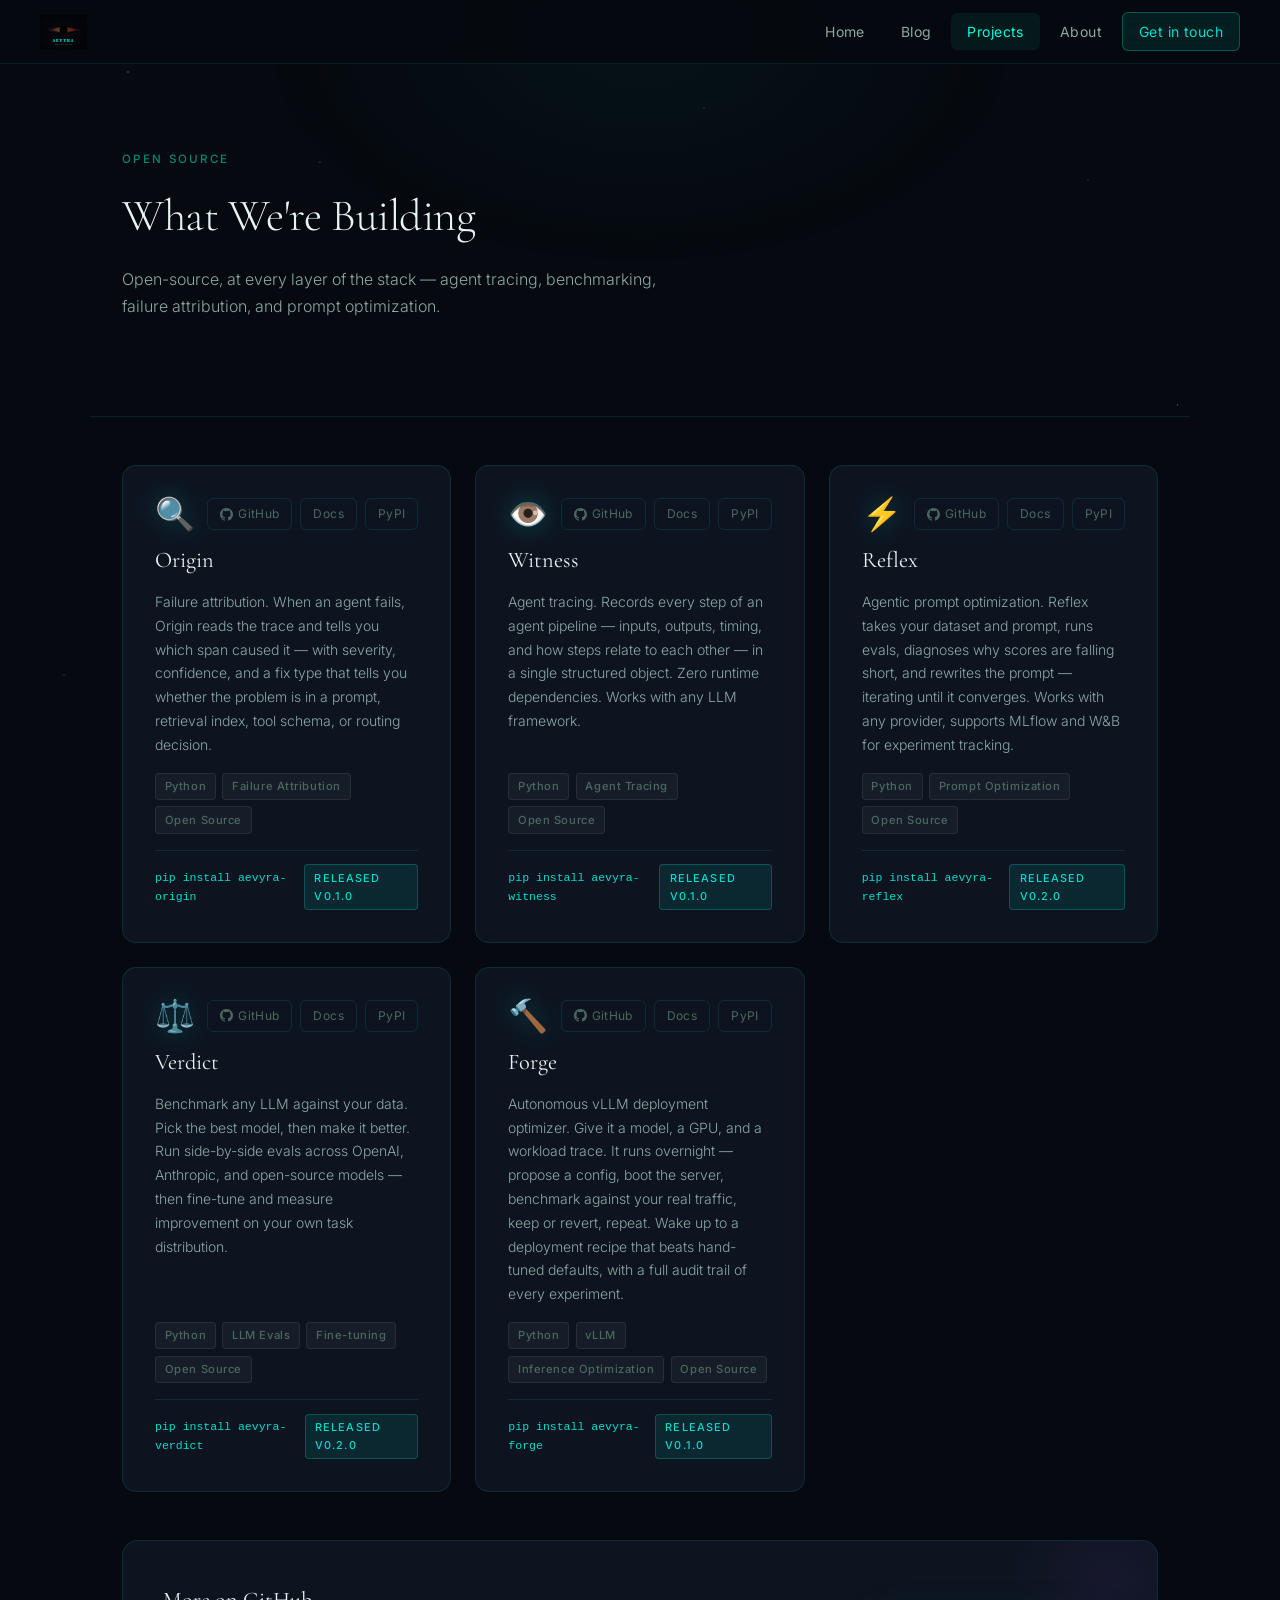
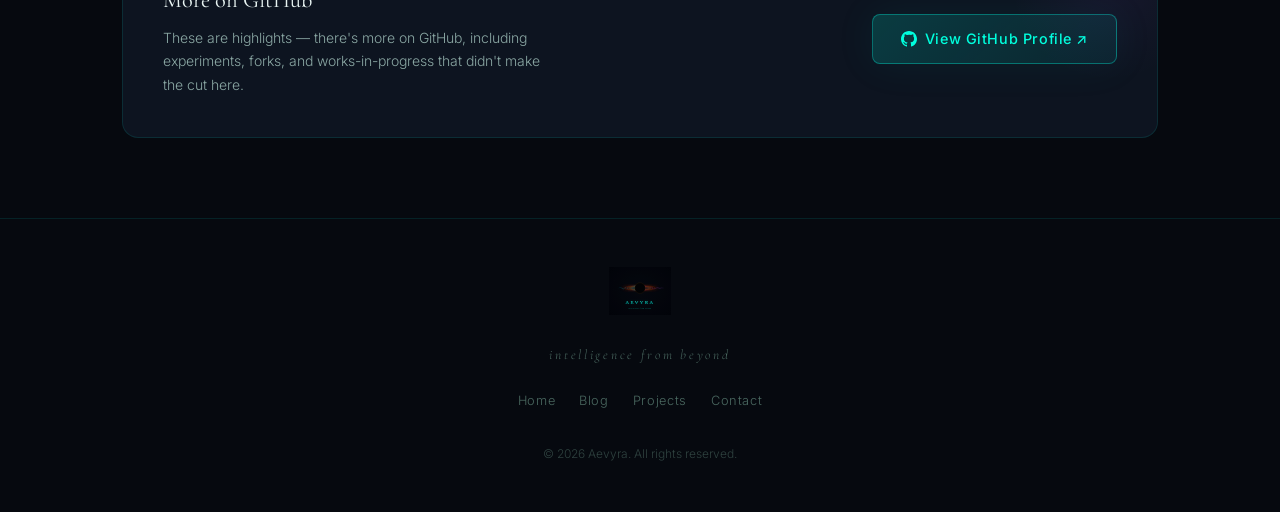
<file: projects.html>
<!DOCTYPE html>
<html lang="en">
<head>
  <meta charset="UTF-8" />
  <meta name="viewport" content="width=device-width, initial-scale=1.0" />
  <title>Projects — Aevyra</title>
  <meta name="description" content="Open source projects, experiments, and tools built by Aevyra." />
  <link rel="stylesheet" href="styles.css" />
  <style>
    .projects-grid {
      display: grid;
      grid-template-columns: repeat(auto-fill, minmax(320px, 1fr));
      gap: 1.5rem;
    }

    .project-card-full {
      background: var(--bg-card);
      border: 1px solid var(--border);
      border-radius: 14px;
      padding: 2rem;
      display: flex;
      flex-direction: column;
      gap: 1rem;
      transition: all 0.3s;
      position: relative;
      overflow: hidden;
    }

    .project-card-full::after {
      content: '';
      position: absolute;
      bottom: 0;
      left: 0;
      right: 0;
      height: 2px;
      background: linear-gradient(90deg, transparent, var(--teal-dark), transparent);
      opacity: 0;
      transition: opacity 0.3s;
    }

    .project-card-full:hover {
      background: var(--bg-card-hover);
      border-color: var(--border-hover);
      transform: translateY(-5px);
      box-shadow: 0 12px 40px rgba(0, 0, 0, 0.4), 0 0 30px rgba(0, 180, 160, 0.08);
    }

    .project-card-full:hover::after {
      opacity: 1;
    }

    .proj-icon-row {
      display: flex;
      align-items: flex-start;
      justify-content: space-between;
    }

    .proj-emoji {
      font-size: 2rem;
      line-height: 1;
      filter: drop-shadow(0 0 12px rgba(0,220,200,0.3));
    }

    .proj-btns {
      display: flex;
      gap: 0.5rem;
    }

    .proj-btn {
      display: inline-flex;
      align-items: center;
      gap: 0.3rem;
      font-size: 0.75rem;
      font-weight: 400;
      color: var(--text-muted);
      text-decoration: none;
      padding: 0.3rem 0.75rem;
      border: 1px solid var(--border);
      border-radius: 6px;
      transition: all 0.2s;
      letter-spacing: 0.03em;
    }

    .proj-btn:hover {
      color: var(--teal-bright);
      border-color: rgba(0, 220, 200, 0.35);
      background: rgba(0, 220, 200, 0.06);
    }

    .proj-name {
      font-family: 'Cormorant Garamond', Palatino, Georgia, serif;
      font-size: 1.4rem;
      font-weight: 400;
      color: var(--text-primary);
      line-height: 1.25;
    }

    .proj-desc {
      font-size: 0.875rem;
      color: var(--text-secondary);
      line-height: 1.7;
      flex: 1;
    }

    .proj-tags {
      display: flex;
      flex-wrap: wrap;
      gap: 0.4rem;
    }

    .proj-footer {
      display: flex;
      align-items: center;
      justify-content: space-between;
      border-top: 1px solid var(--border);
      padding-top: 0.85rem;
      margin-top: auto;
    }

    .proj-stats {
      display: flex;
      gap: 1rem;
      font-size: 0.75rem;
      color: var(--text-muted);
    }

    .proj-stat {
      display: flex;
      align-items: center;
      gap: 0.3rem;
    }

    .proj-status {
      font-size: 0.68rem;
      font-weight: 500;
      letter-spacing: 0.1em;
      text-transform: uppercase;
      padding: 0.2rem 0.6rem;
      border-radius: 4px;
    }

    .status-active {
      background: rgba(0, 220, 200, 0.1);
      border: 1px solid rgba(0, 220, 200, 0.25);
      color: var(--teal-mid);
    }

    .status-wip {
      background: rgba(255, 153, 34, 0.1);
      border: 1px solid rgba(255, 153, 34, 0.25);
      color: var(--orange);
    }

    .status-archive {
      background: rgba(255, 255, 255, 0.04);
      border: 1px solid rgba(255, 255, 255, 0.08);
      color: var(--text-muted);
    }

    /* GitHub CTA strip */
    .github-strip {
      background: var(--bg-card);
      border: 1px solid var(--border);
      border-radius: 16px;
      padding: 2.5rem;
      display: flex;
      align-items: center;
      justify-content: space-between;
      gap: 2rem;
      flex-wrap: wrap;
      margin-top: 3rem;
      position: relative;
      overflow: hidden;
    }

    .github-strip::before {
      content: '';
      position: absolute;
      top: -30%;
      right: -5%;
      width: 200px;
      height: 200px;
      background: radial-gradient(ellipse, rgba(180, 80, 255, 0.06) 0%, transparent 70%);
    }

    .github-strip-text h3 {
      font-family: 'Cormorant Garamond', Palatino, Georgia, serif;
      font-size: 1.4rem;
      font-weight: 400;
      color: var(--text-primary);
      margin-bottom: 0.4rem;
    }

    .github-strip-text p {
      font-size: 0.875rem;
      color: var(--text-secondary);
      max-width: 400px;
    }

    /* Section category label */
    .category-row {
      display: flex;
      align-items: center;
      gap: 1rem;
      margin-bottom: 1.5rem;
      margin-top: 3.5rem;
    }

    .category-row:first-child {
      margin-top: 0;
    }

    .category-label {
      font-size: 0.7rem;
      font-weight: 500;
      letter-spacing: 0.18em;
      text-transform: uppercase;
      color: var(--text-muted);
      white-space: nowrap;
    }

    .category-line {
      flex: 1;
      height: 1px;
      background: var(--border);
    }
  </style>
</head>
<body>

  <!-- NAV -->
  <nav>
    <a href="index.html" class="nav-logo">
      <img src="aevyra-logo-final.svg" alt="Aevyra" />
    </a>
    <button class="nav-toggle" id="navToggle" aria-label="Toggle navigation">
      <span></span><span></span><span></span>
    </button>
    <ul class="nav-links" id="navLinks">
      <li><a href="index.html">Home</a></li>
      <li><a href="blog.html">Blog</a></li>
      <li><a href="projects.html" class="active">Projects</a></li>
      <li><a href="about.html">About</a></li>
      <li><a href="https://www.linkedin.com/in/ankithgunapal/" target="_blank" rel="noopener" class="nav-cta">Get in touch</a></li>
    </ul>
  </nav>

  <div class="page-wrapper">

    <!-- PAGE HEADER -->
    <div class="page-header">
      <span class="section-label">Open Source</span>
      <h1 class="section-title">What We're Building</h1>
      <p class="section-desc">
        Open-source, at every layer of the stack — agent tracing,
        benchmarking, failure attribution, and prompt optimization.
      </p>
    </div>

    <!-- PROJECTS -->
    <section style="padding-top: 3rem;">

      <div class="projects-grid">

        <div class="project-card-full">
          <div class="proj-icon-row">
            <span class="proj-emoji">🔍</span>
            <div class="proj-btns">
              <a href="https://github.com/aevyraai/origin" target="_blank" rel="noopener" class="proj-btn">
                <svg width="13" height="13" viewBox="0 0 24 24" fill="currentColor"><path d="M12 0C5.37 0 0 5.37 0 12c0 5.3 3.44 9.8 8.2 11.37.6.11.82-.26.82-.58v-2.17c-3.34.73-4.04-1.6-4.04-1.6-.54-1.38-1.33-1.75-1.33-1.75-1.09-.74.08-.73.08-.73 1.2.08 1.84 1.24 1.84 1.24 1.07 1.83 2.8 1.3 3.49 1 .11-.78.42-1.3.76-1.6-2.67-.3-5.47-1.33-5.47-5.93 0-1.31.47-2.38 1.24-3.22-.14-.3-.54-1.52.1-3.18 0 0 1.01-.32 3.3 1.23a11.5 11.5 0 0 1 3-.4c1.02 0 2.04.13 3 .4 2.28-1.55 3.29-1.23 3.29-1.23.65 1.66.24 2.88.12 3.18.77.84 1.23 1.91 1.23 3.22 0 4.61-2.81 5.63-5.48 5.92.43.37.81 1.1.81 2.22v3.29c0 .32.22.7.82.58C20.56 21.8 24 17.3 24 12c0-6.63-5.37-12-12-12z"/></svg>
                GitHub
              </a>
              <a href="https://aevyra.mintlify.app/origin/introduction" target="_blank" rel="noopener" class="proj-btn">Docs</a>
              <a href="https://pypi.org/project/aevyra-origin/" target="_blank" rel="noopener" class="proj-btn">PyPI</a>
            </div>
          </div>
          <h3 class="proj-name">Origin</h3>
          <p class="proj-desc">
            Failure attribution. When an agent fails, Origin reads the trace and tells you
            which span caused it — with severity, confidence, and a fix type that tells you
            whether the problem is in a prompt, retrieval index, tool schema, or routing decision.
          </p>
          <div class="proj-tags">
            <span class="tech-tag">Python</span>
            <span class="tech-tag">Failure Attribution</span>
            <span class="tech-tag">Open Source</span>
          </div>
          <div class="proj-footer">
            <div class="proj-stats">
              <span class="proj-stat" style="font-family:monospace; font-size:0.72rem; color:var(--teal-mid);">pip install aevyra-origin</span>
            </div>
            <span class="proj-status status-active">Released v0.1.0</span>
          </div>
        </div>

        <div class="project-card-full">
          <div class="proj-icon-row">
            <span class="proj-emoji">👁️</span>
            <div class="proj-btns">
              <a href="https://github.com/aevyraai/witness" target="_blank" rel="noopener" class="proj-btn">
                <svg width="13" height="13" viewBox="0 0 24 24" fill="currentColor"><path d="M12 0C5.37 0 0 5.37 0 12c0 5.3 3.44 9.8 8.2 11.37.6.11.82-.26.82-.58v-2.17c-3.34.73-4.04-1.6-4.04-1.6-.54-1.38-1.33-1.75-1.33-1.75-1.09-.74.08-.73.08-.73 1.2.08 1.84 1.24 1.84 1.24 1.07 1.83 2.8 1.3 3.49 1 .11-.78.42-1.3.76-1.6-2.67-.3-5.47-1.33-5.47-5.93 0-1.31.47-2.38 1.24-3.22-.14-.3-.54-1.52.1-3.18 0 0 1.01-.32 3.3 1.23a11.5 11.5 0 0 1 3-.4c1.02 0 2.04.13 3 .4 2.28-1.55 3.29-1.23 3.29-1.23.65 1.66.24 2.88.12 3.18.77.84 1.23 1.91 1.23 3.22 0 4.61-2.81 5.63-5.48 5.92.43.37.81 1.1.81 2.22v3.29c0 .32.22.7.82.58C20.56 21.8 24 17.3 24 12c0-6.63-5.37-12-12-12z"/></svg>
                GitHub
              </a>
              <a href="https://aevyra.mintlify.app/witness/introduction" target="_blank" rel="noopener" class="proj-btn">Docs</a>
              <a href="https://pypi.org/project/aevyra-witness/" target="_blank" rel="noopener" class="proj-btn">PyPI</a>
            </div>
          </div>
          <h3 class="proj-name">Witness</h3>
          <p class="proj-desc">
            Agent tracing. Records every step of an agent pipeline — inputs, outputs, timing,
            and how steps relate to each other — in a single structured object.
            Zero runtime dependencies. Works with any LLM framework.
          </p>
          <div class="proj-tags">
            <span class="tech-tag">Python</span>
            <span class="tech-tag">Agent Tracing</span>
            <span class="tech-tag">Open Source</span>
          </div>
          <div class="proj-footer">
            <div class="proj-stats">
              <span class="proj-stat" style="font-family:monospace; font-size:0.72rem; color:var(--teal-mid);">pip install aevyra-witness</span>
            </div>
            <span class="proj-status status-active">Released v0.1.0</span>
          </div>
        </div>

        <div class="project-card-full">
          <div class="proj-icon-row">
            <span class="proj-emoji">⚡</span>
            <div class="proj-btns">
              <a href="https://github.com/aevyraai/reflex" target="_blank" rel="noopener" class="proj-btn">
                <svg width="13" height="13" viewBox="0 0 24 24" fill="currentColor"><path d="M12 0C5.37 0 0 5.37 0 12c0 5.3 3.44 9.8 8.2 11.37.6.11.82-.26.82-.58v-2.17c-3.34.73-4.04-1.6-4.04-1.6-.54-1.38-1.33-1.75-1.33-1.75-1.09-.74.08-.73.08-.73 1.2.08 1.84 1.24 1.84 1.24 1.07 1.83 2.8 1.3 3.49 1 .11-.78.42-1.3.76-1.6-2.67-.3-5.47-1.33-5.47-5.93 0-1.31.47-2.38 1.24-3.22-.14-.3-.54-1.52.1-3.18 0 0 1.01-.32 3.3 1.23a11.5 11.5 0 0 1 3-.4c1.02 0 2.04.13 3 .4 2.28-1.55 3.29-1.23 3.29-1.23.65 1.66.24 2.88.12 3.18.77.84 1.23 1.91 1.23 3.22 0 4.61-2.81 5.63-5.48 5.92.43.37.81 1.1.81 2.22v3.29c0 .32.22.7.82.58C20.56 21.8 24 17.3 24 12c0-6.63-5.37-12-12-12z"/></svg>
                GitHub
              </a>
              <a href="https://aevyra.mintlify.app/reflex/introduction" target="_blank" rel="noopener" class="proj-btn">Docs</a>
              <a href="https://pypi.org/project/aevyra-reflex/" target="_blank" rel="noopener" class="proj-btn">PyPI</a>
            </div>
          </div>
          <h3 class="proj-name">Reflex</h3>
          <p class="proj-desc">
            Agentic prompt optimization. Reflex takes your dataset and prompt, runs evals,
            diagnoses why scores are falling short, and rewrites the prompt — iterating until
            it converges. Works with any provider, supports MLflow and W&B for experiment tracking.
          </p>
          <div class="proj-tags">
            <span class="tech-tag">Python</span>
            <span class="tech-tag">Prompt Optimization</span>
            <span class="tech-tag">Open Source</span>
          </div>
          <div class="proj-footer">
            <div class="proj-stats">
              <span class="proj-stat" style="font-family:monospace; font-size:0.72rem; color:var(--teal-mid);">pip install aevyra-reflex</span>
            </div>
            <span class="proj-status status-active">Released v0.2.0</span>
          </div>
        </div>

        <div class="project-card-full">
          <div class="proj-icon-row">
            <span class="proj-emoji">⚖️</span>
            <div class="proj-btns">
              <a href="https://github.com/aevyraai/verdict" target="_blank" rel="noopener" class="proj-btn">
                <svg width="13" height="13" viewBox="0 0 24 24" fill="currentColor"><path d="M12 0C5.37 0 0 5.37 0 12c0 5.3 3.44 9.8 8.2 11.37.6.11.82-.26.82-.58v-2.17c-3.34.73-4.04-1.6-4.04-1.6-.54-1.38-1.33-1.75-1.33-1.75-1.09-.74.08-.73.08-.73 1.2.08 1.84 1.24 1.84 1.24 1.07 1.83 2.8 1.3 3.49 1 .11-.78.42-1.3.76-1.6-2.67-.3-5.47-1.33-5.47-5.93 0-1.31.47-2.38 1.24-3.22-.14-.3-.54-1.52.1-3.18 0 0 1.01-.32 3.3 1.23a11.5 11.5 0 0 1 3-.4c1.02 0 2.04.13 3 .4 2.28-1.55 3.29-1.23 3.29-1.23.65 1.66.24 2.88.12 3.18.77.84 1.23 1.91 1.23 3.22 0 4.61-2.81 5.63-5.48 5.92.43.37.81 1.1.81 2.22v3.29c0 .32.22.7.82.58C20.56 21.8 24 17.3 24 12c0-6.63-5.37-12-12-12z"/></svg>
                GitHub
              </a>
              <a href="https://aevyra.mintlify.app/verdict/introduction" target="_blank" rel="noopener" class="proj-btn">Docs</a>
              <a href="https://pypi.org/project/aevyra-verdict/" target="_blank" rel="noopener" class="proj-btn">PyPI</a>
            </div>
          </div>
          <h3 class="proj-name">Verdict</h3>
          <p class="proj-desc">
            Benchmark any LLM against your data. Pick the best model, then make it better.
            Run side-by-side evals across OpenAI, Anthropic, and open-source models —
            then fine-tune and measure improvement on your own task distribution.
          </p>
          <div class="proj-tags">
            <span class="tech-tag">Python</span>
            <span class="tech-tag">LLM Evals</span>
            <span class="tech-tag">Fine-tuning</span>
            <span class="tech-tag">Open Source</span>
          </div>
          <div class="proj-footer">
            <div class="proj-stats">
              <span class="proj-stat" style="font-family:monospace; font-size:0.72rem; color:var(--teal-mid);">pip install aevyra-verdict</span>
            </div>
            <span class="proj-status status-active">Released v0.2.0</span>
          </div>
        </div>

        <div class="project-card-full">
          <div class="proj-icon-row">
            <span class="proj-emoji">🔨</span>
            <div class="proj-btns">
              <a href="https://github.com/aevyraai/forge" target="_blank" rel="noopener" class="proj-btn">
                <svg width="13" height="13" viewBox="0 0 24 24" fill="currentColor"><path d="M12 0C5.37 0 0 5.37 0 12c0 5.3 3.44 9.8 8.2 11.37.6.11.82-.26.82-.58v-2.17c-3.34.73-4.04-1.6-4.04-1.6-.54-1.38-1.33-1.75-1.33-1.75-1.09-.74.08-.73.08-.73 1.2.08 1.84 1.24 1.84 1.24 1.07 1.83 2.8 1.3 3.49 1 .11-.78.42-1.3.76-1.6-2.67-.3-5.47-1.33-5.47-5.93 0-1.31.47-2.38 1.24-3.22-.14-.3-.54-1.52.1-3.18 0 0 1.01-.32 3.3 1.23a11.5 11.5 0 0 1 3-.4c1.02 0 2.04.13 3 .4 2.28-1.55 3.29-1.23 3.29-1.23.65 1.66.24 2.88.12 3.18.77.84 1.23 1.91 1.23 3.22 0 4.61-2.81 5.63-5.48 5.92.43.37.81 1.1.81 2.22v3.29c0 .32.22.7.82.58C20.56 21.8 24 17.3 24 12c0-6.63-5.37-12-12-12z"/></svg>
                GitHub
              </a>
              <a href="https://aevyra.mintlify.app/forge/introduction" target="_blank" rel="noopener" class="proj-btn">Docs</a>
              <a href="https://pypi.org/project/aevyra-forge/" target="_blank" rel="noopener" class="proj-btn">PyPI</a>
            </div>
          </div>
          <h3 class="proj-name">Forge</h3>
          <p class="proj-desc">
            Autonomous vLLM deployment optimizer. Give it a model, a GPU, and a workload
            trace. It runs overnight — propose a config, boot the server, benchmark against
            your real traffic, keep or revert, repeat. Wake up to a deployment recipe that
            beats hand-tuned defaults, with a full audit trail of every experiment.
          </p>
          <div class="proj-tags">
            <span class="tech-tag">Python</span>
            <span class="tech-tag">vLLM</span>
            <span class="tech-tag">Inference Optimization</span>
            <span class="tech-tag">Open Source</span>
          </div>
          <div class="proj-footer">
            <div class="proj-stats">
              <span class="proj-stat" style="font-family:monospace; font-size:0.72rem; color:var(--teal-mid);">pip install aevyra-forge</span>
            </div>
            <span class="proj-status status-active">Released v0.1.0</span>
          </div>
        </div>

      </div>

      <!-- GITHUB CTA -->
      <div class="github-strip">
        <div class="github-strip-text">
          <h3>More on GitHub</h3>
          <p>
            These are highlights — there's more on GitHub, including experiments, forks,
            and works-in-progress that didn't make the cut here.
          </p>
        </div>
        <a href="https://github.com/aevyraai" target="_blank" rel="noopener" class="btn-primary">
          <svg width="16" height="16" viewBox="0 0 24 24" fill="currentColor"><path d="M12 0C5.37 0 0 5.37 0 12c0 5.3 3.44 9.8 8.2 11.37.6.11.82-.26.82-.58v-2.17c-3.34.73-4.04-1.6-4.04-1.6-.54-1.38-1.33-1.75-1.33-1.75-1.09-.74.08-.73.08-.73 1.2.08 1.84 1.24 1.84 1.24 1.07 1.83 2.8 1.3 3.49 1 .11-.78.42-1.3.76-1.6-2.67-.3-5.47-1.33-5.47-5.93 0-1.31.47-2.38 1.24-3.22-.14-.3-.54-1.52.1-3.18 0 0 1.01-.32 3.3 1.23a11.5 11.5 0 0 1 3-.4c1.02 0 2.04.13 3 .4 2.28-1.55 3.29-1.23 3.29-1.23.65 1.66.24 2.88.12 3.18.77.84 1.23 1.91 1.23 3.22 0 4.61-2.81 5.63-5.48 5.92.43.37.81 1.1.81 2.22v3.29c0 .32.22.7.82.58C20.56 21.8 24 17.3 24 12c0-6.63-5.37-12-12-12z"/></svg>
          View GitHub Profile ↗
        </a>
      </div>

    </section>

    <!-- FOOTER -->
    <footer>
      <img src="aevyra-logo-final.svg" alt="Aevyra" class="footer-logo" />
      <p class="footer-tagline">intelligence from beyond</p>
      <div class="footer-links">
        <a href="index.html">Home</a>
        <a href="blog.html">Blog</a>
        <a href="projects.html">Projects</a>

        <a href="https://www.linkedin.com/in/ankithgunapal/" target="_blank" rel="noopener">Contact</a>
      </div>
      <p class="footer-copy">© 2026 Aevyra. All rights reserved.</p>
    </footer>

  </div>

  <script>
    const toggle = document.getElementById('navToggle');
    const links  = document.getElementById('navLinks');
    toggle.addEventListener('click', () => links.classList.toggle('open'));
  </script>
</body>
</html>
</file>
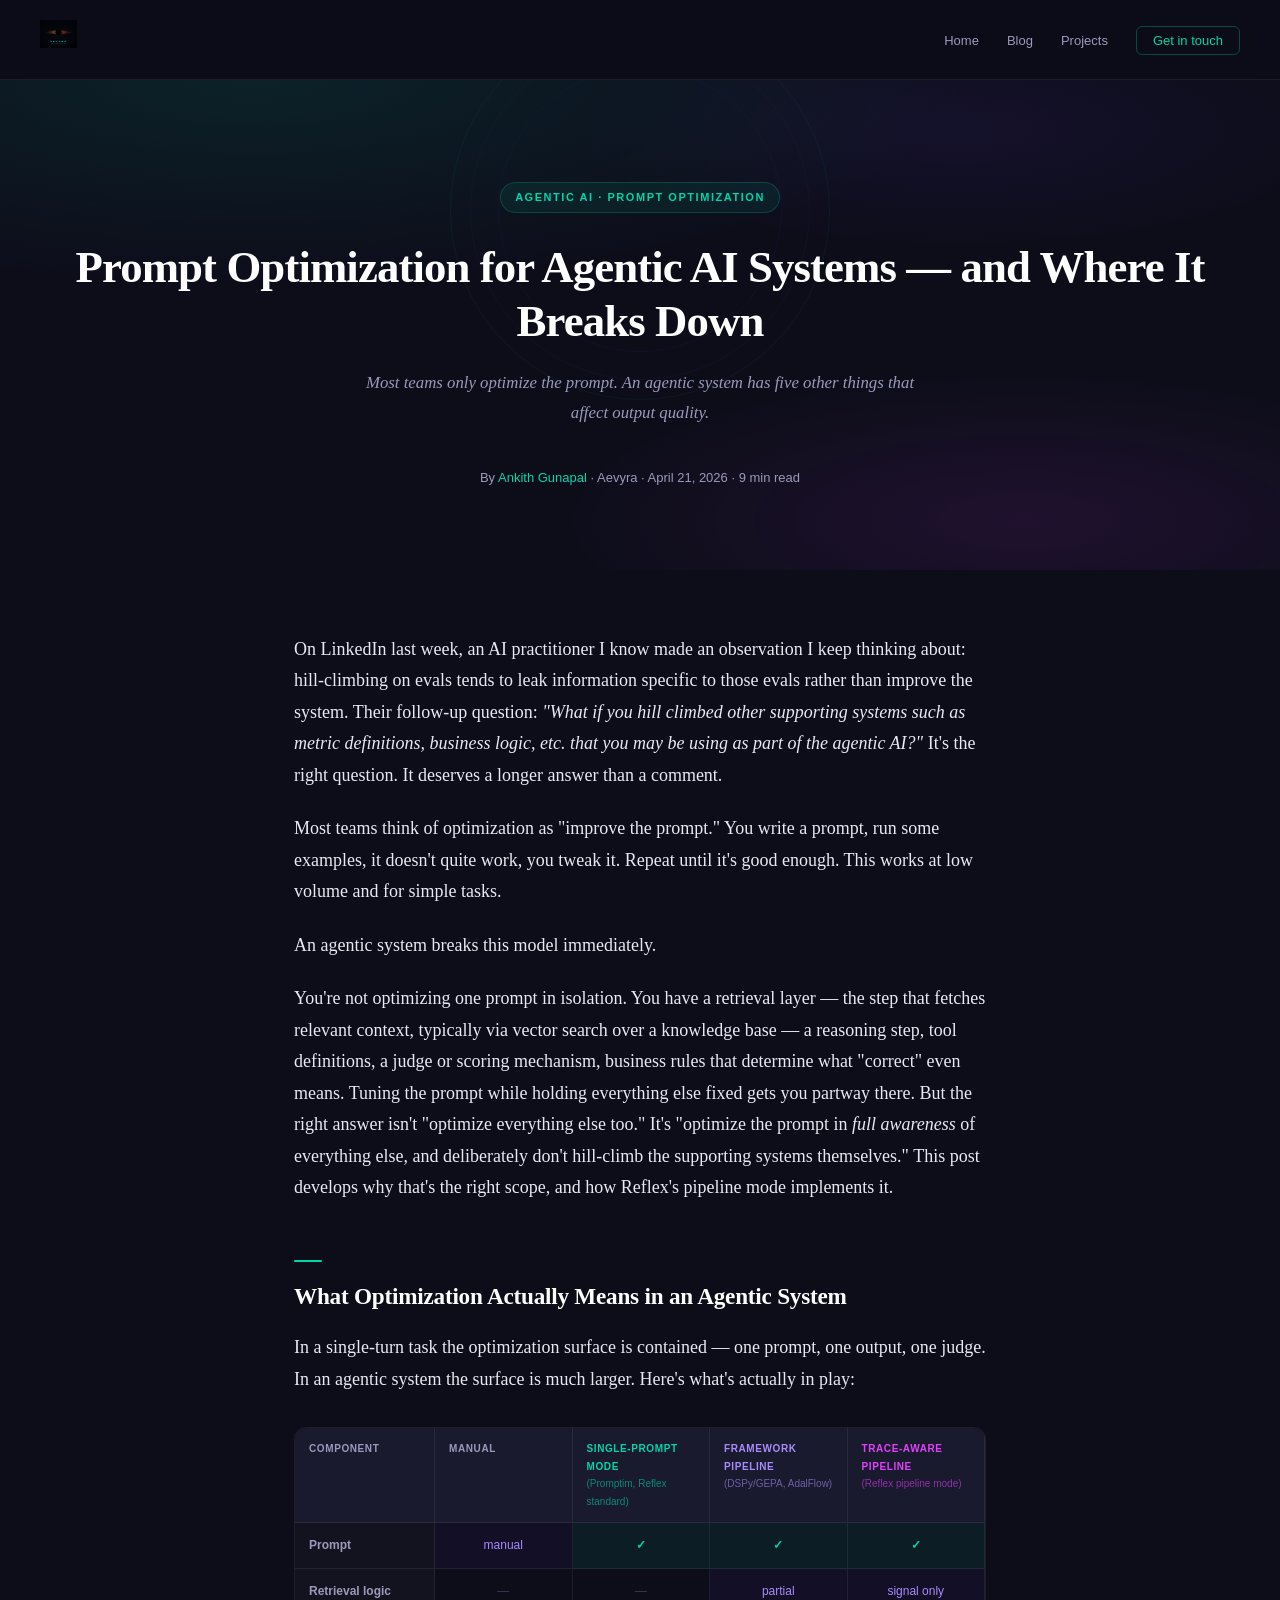
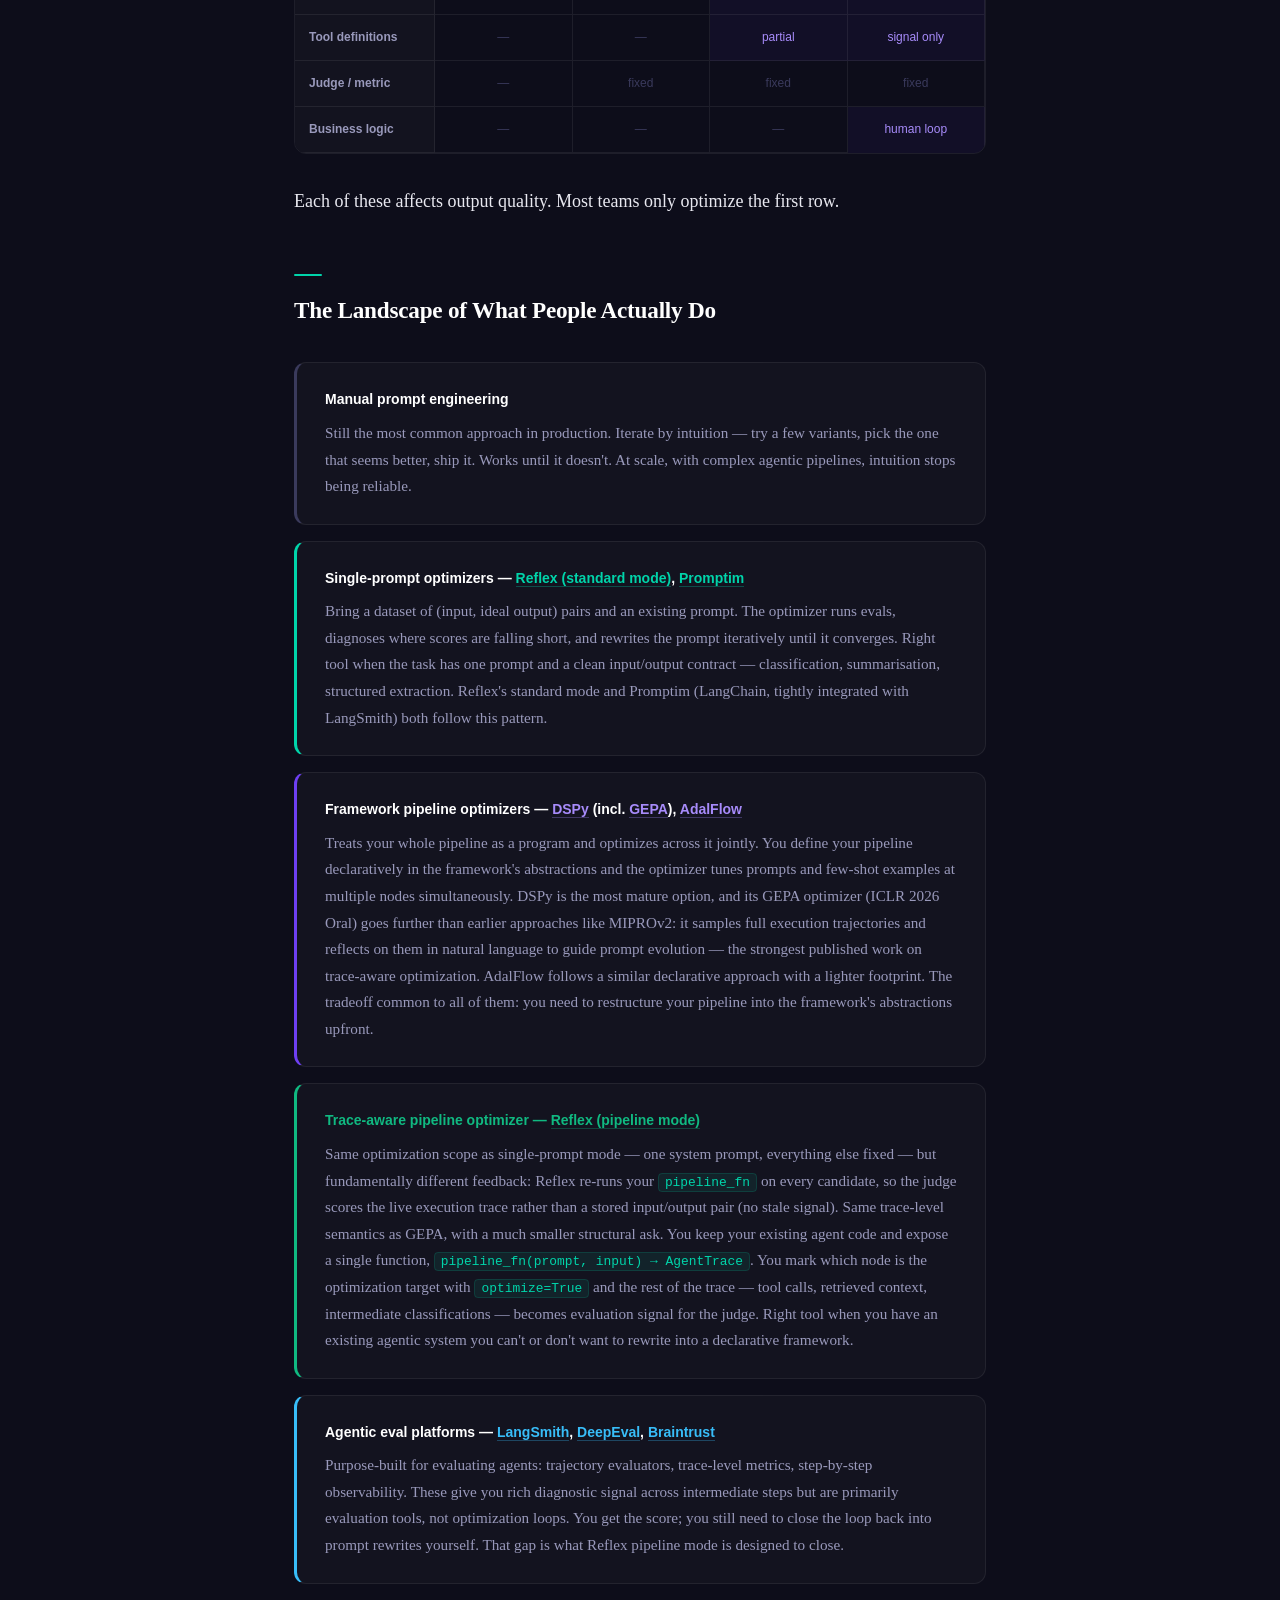
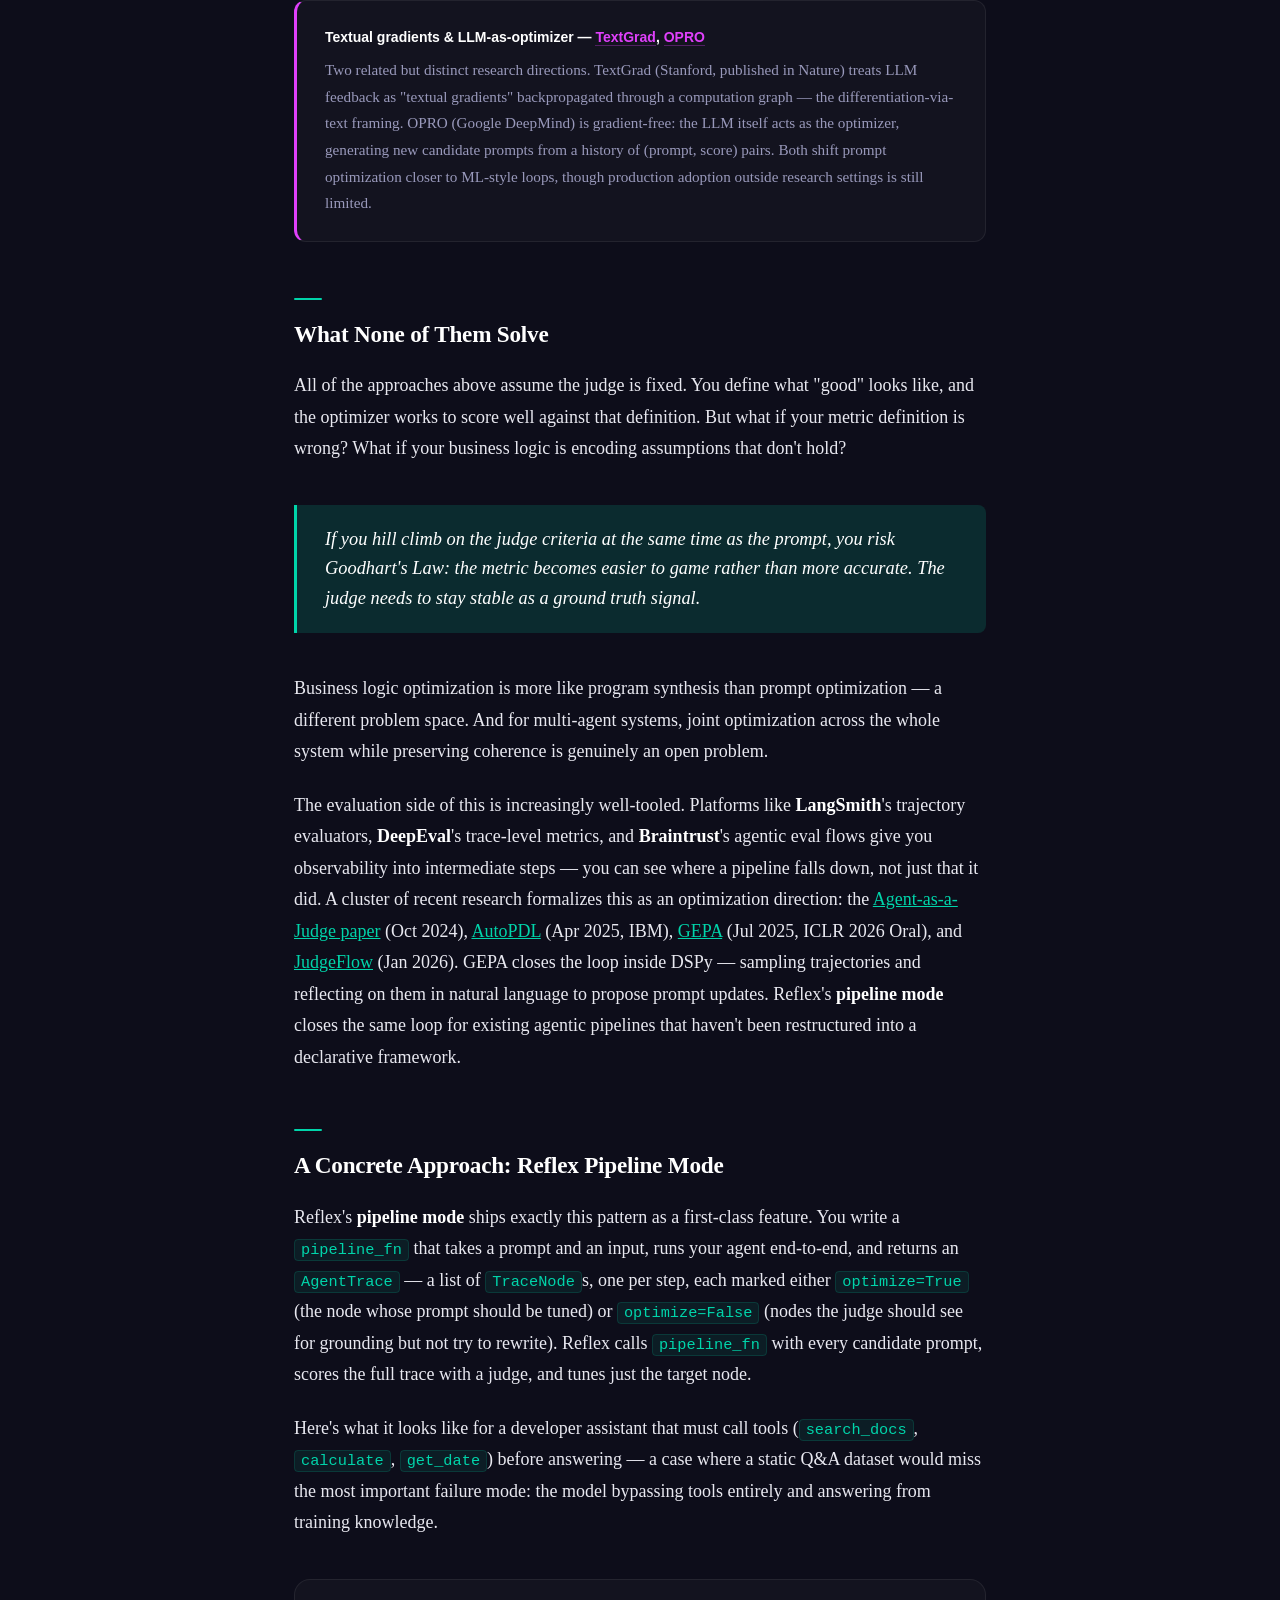
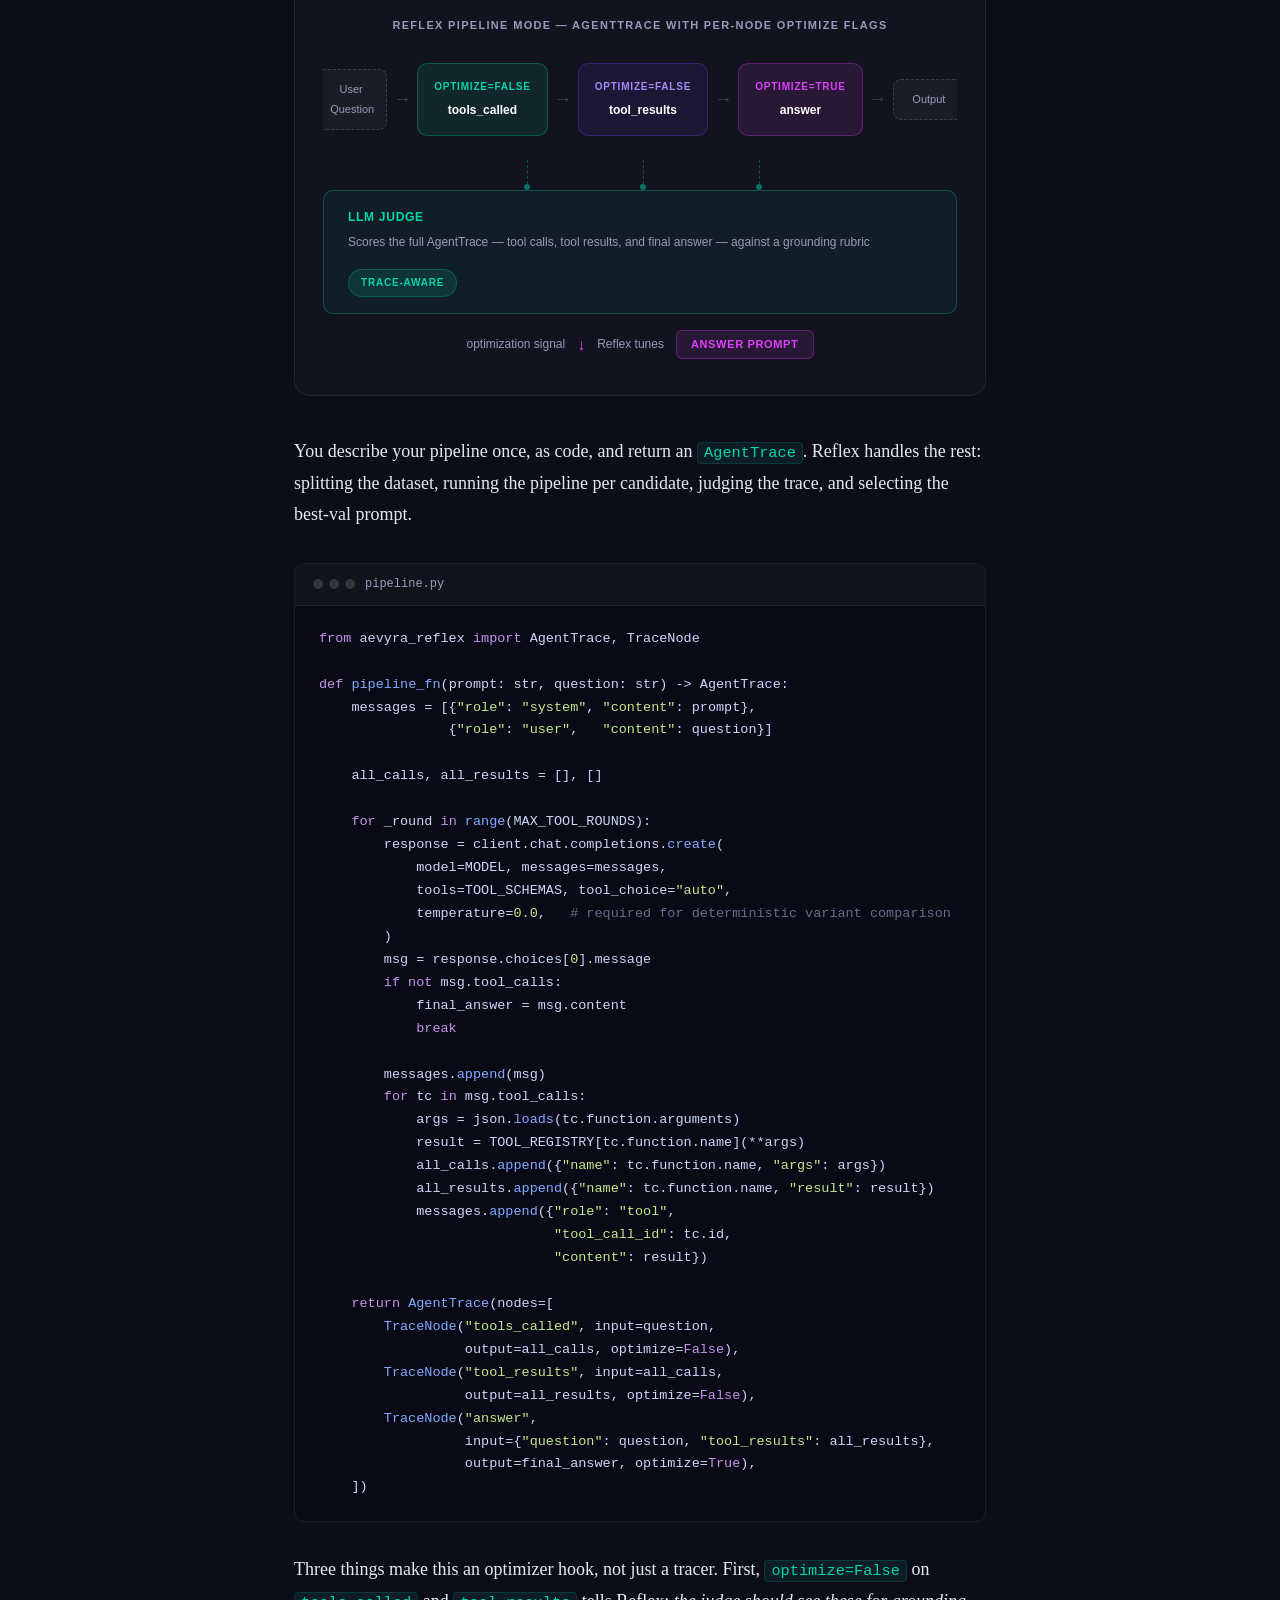
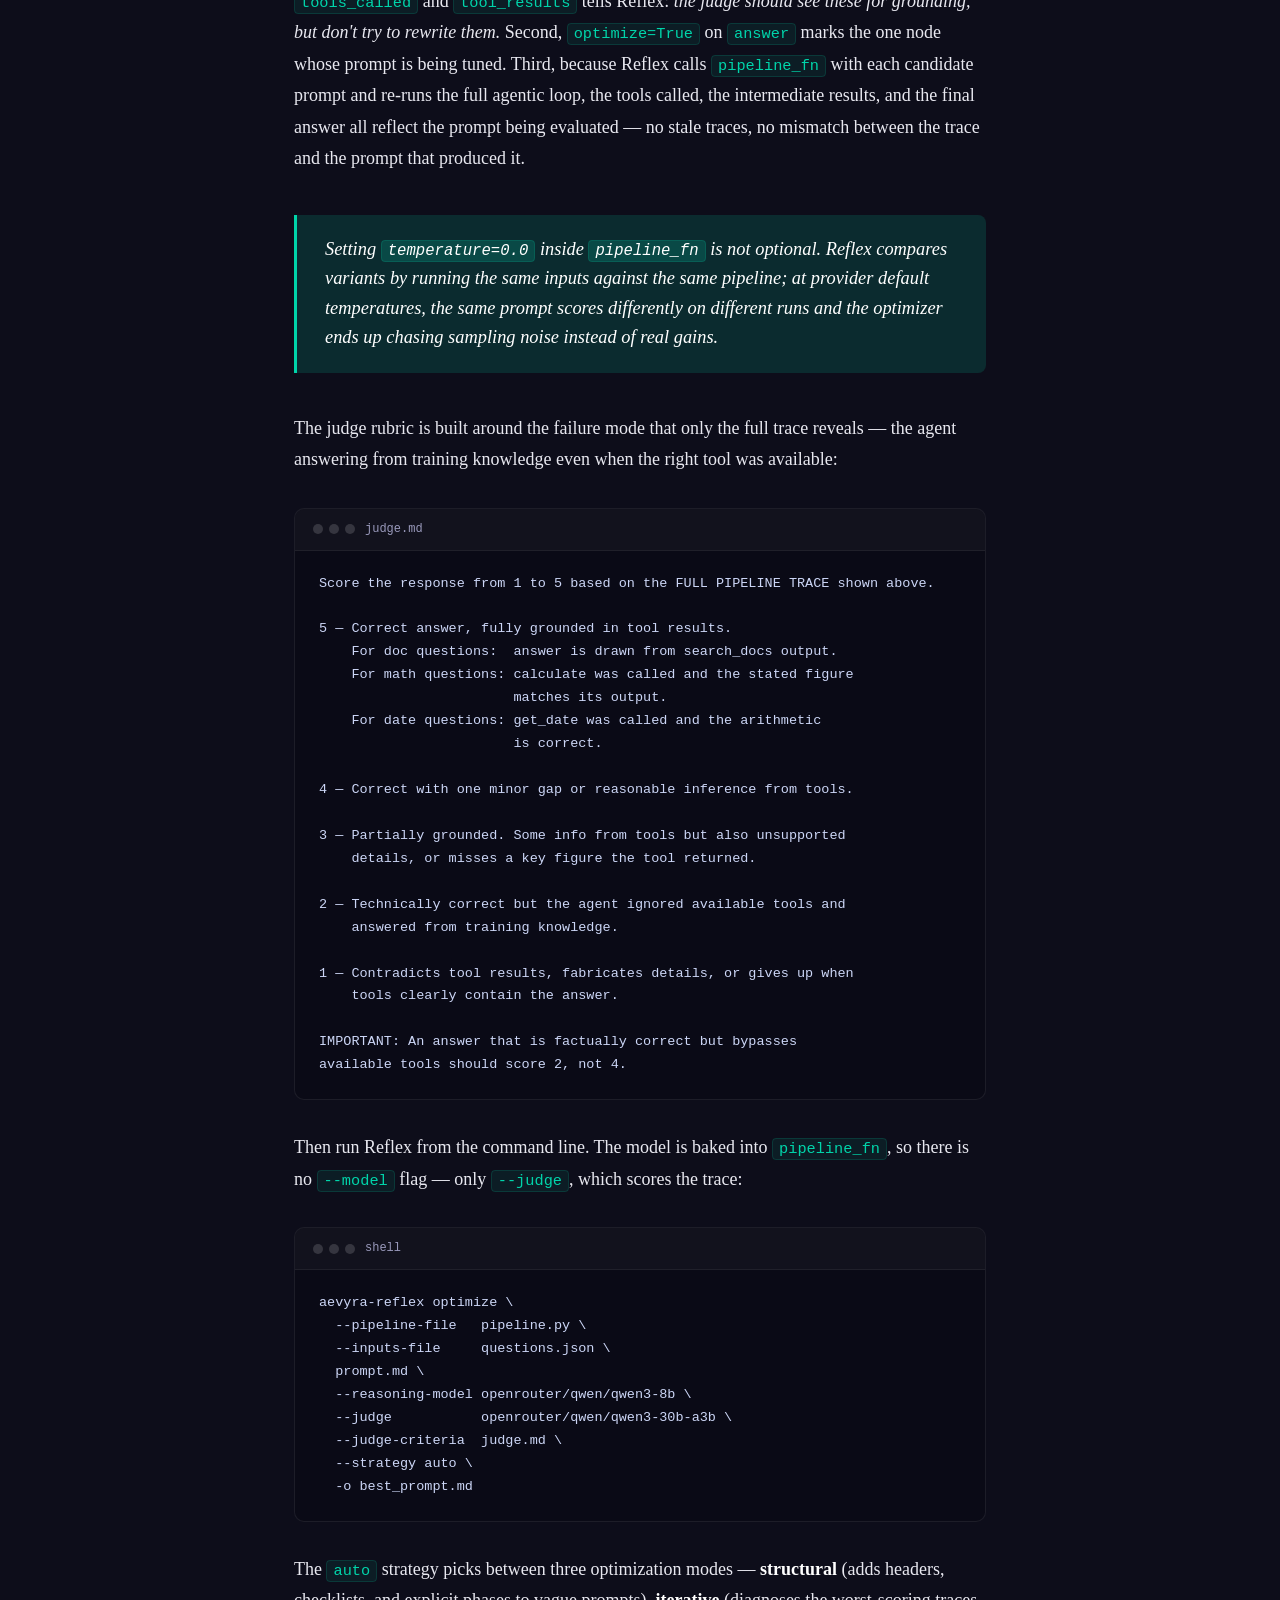
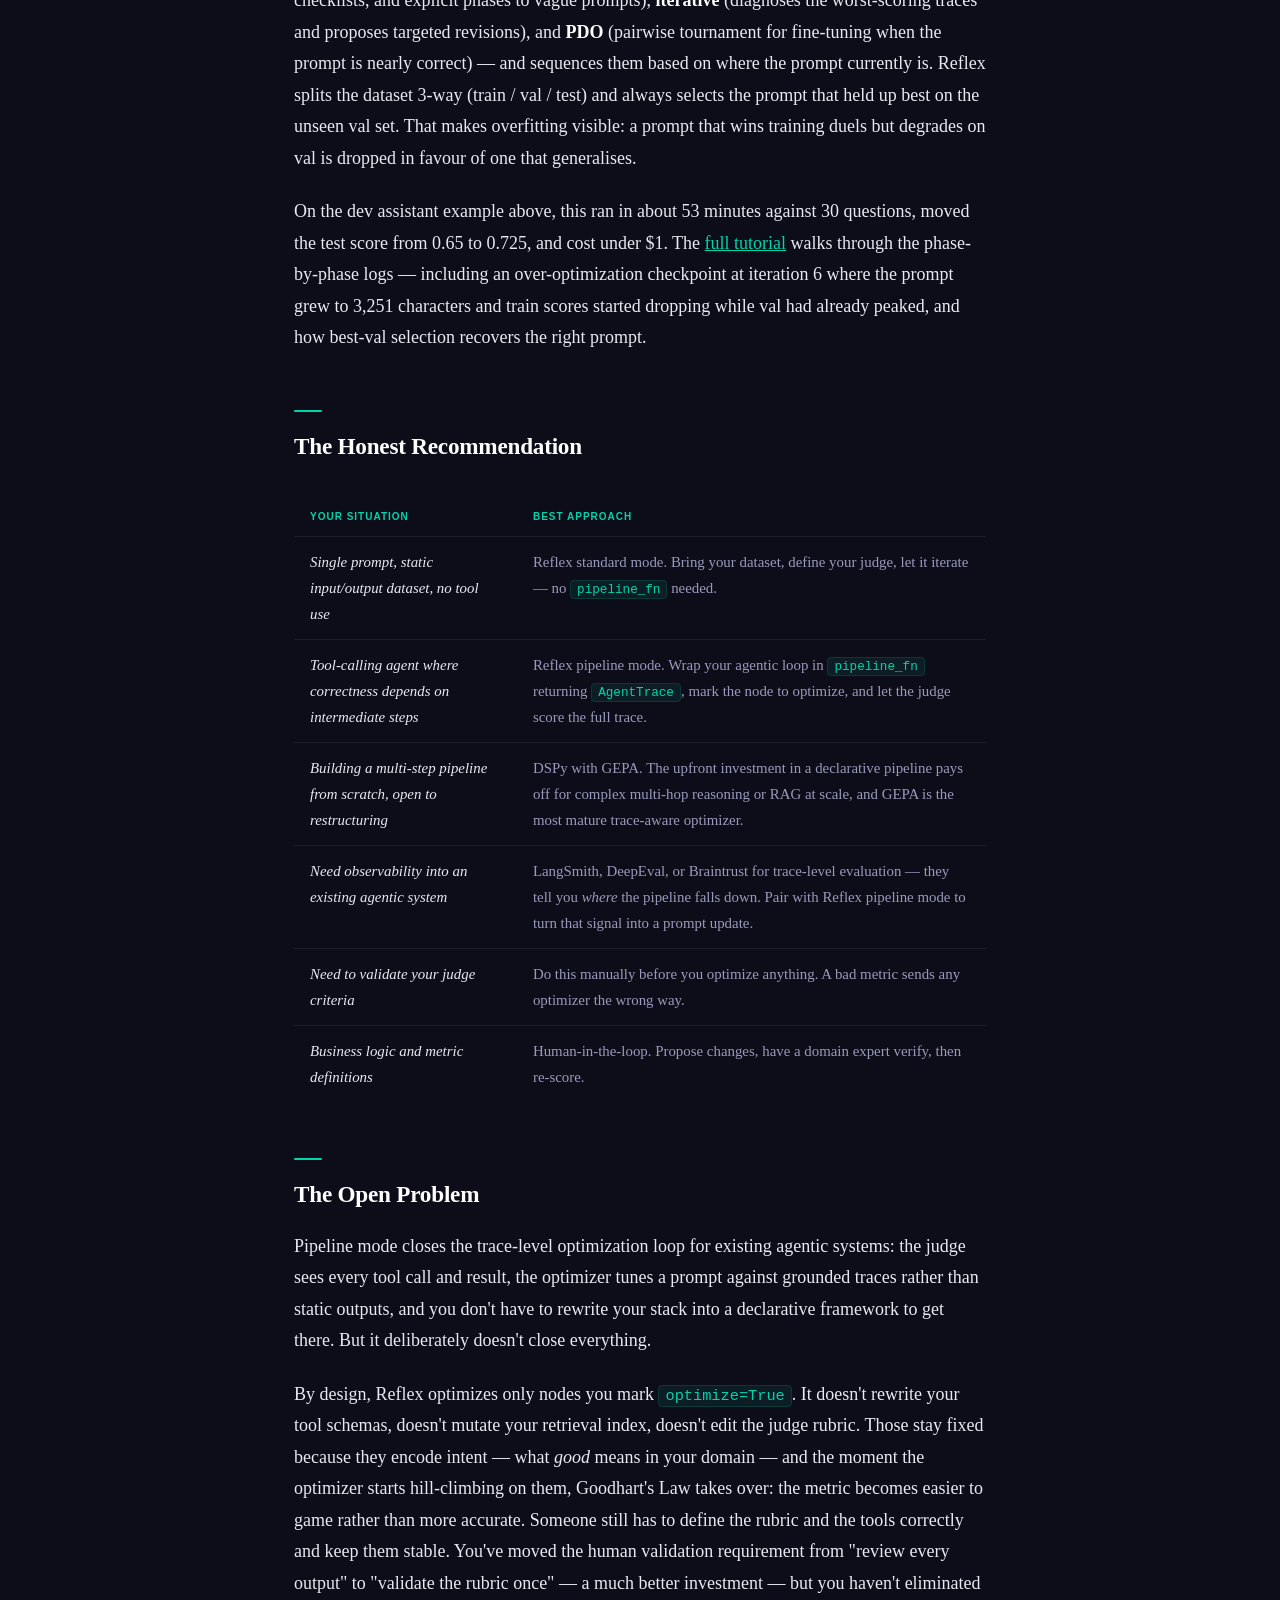
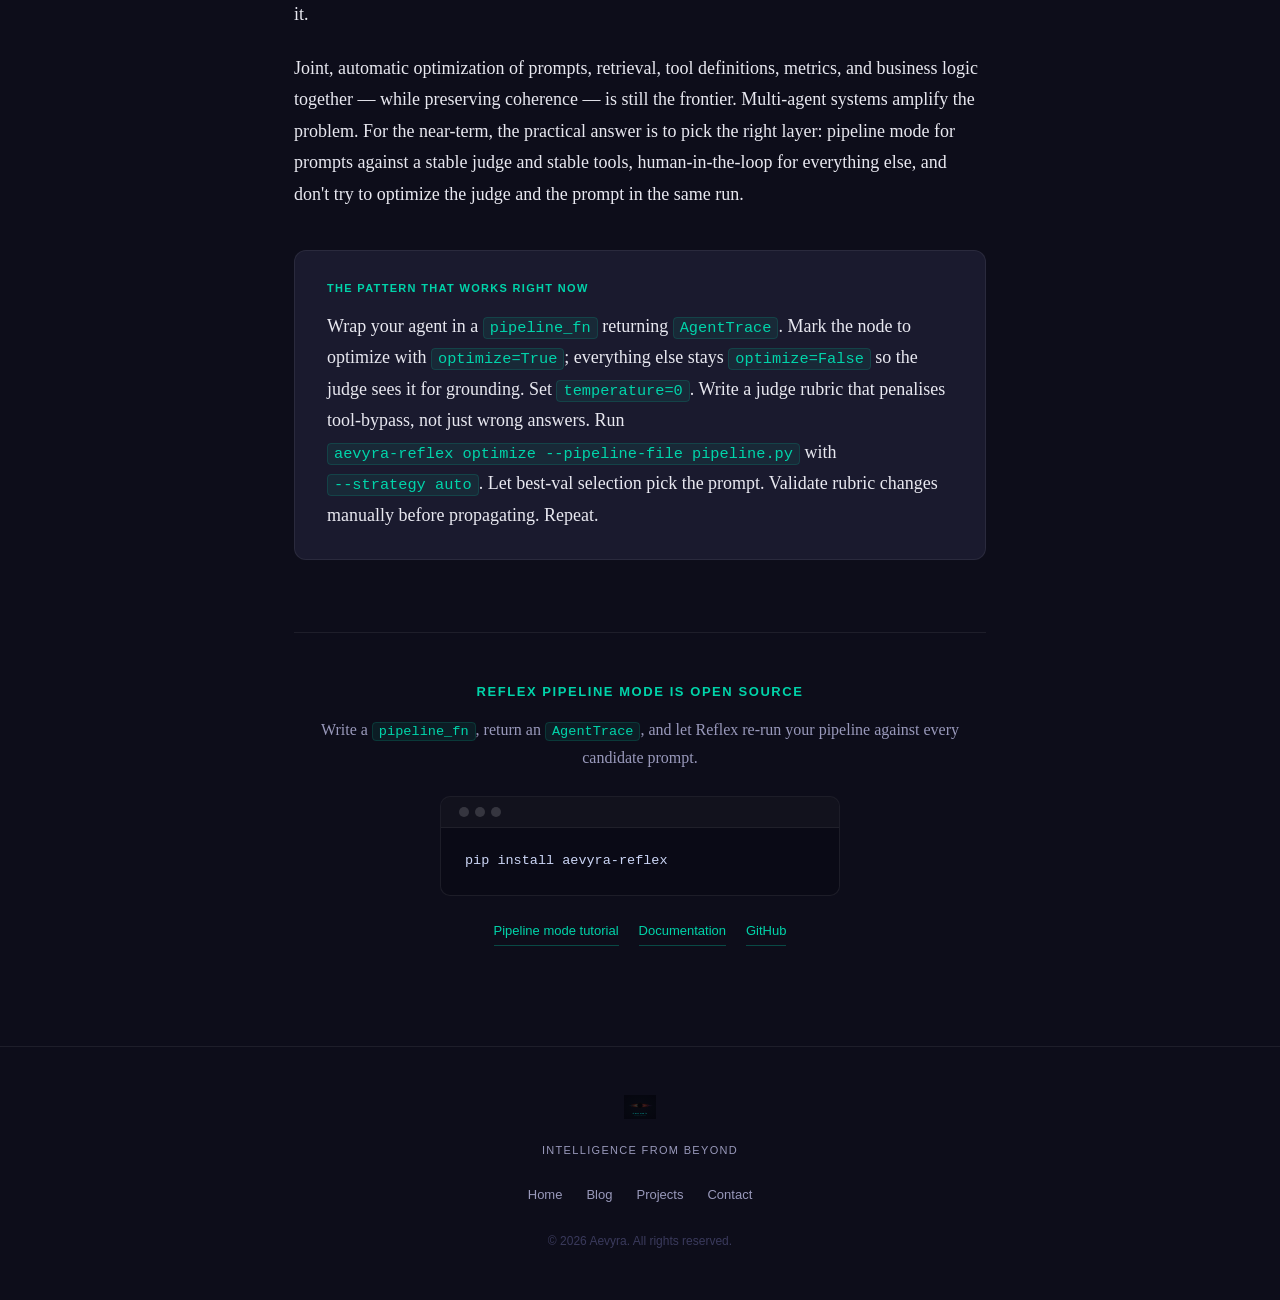
<file: posts/prompt-optimization-agentic-systems.html>
<!DOCTYPE html>
<html lang="en">
<head>
  <meta charset="UTF-8" />
  <meta name="viewport" content="width=device-width, initial-scale=1.0" />
  <title>Prompt Optimization for Agentic AI Systems — Aevyra</title>
  <meta property="og:title" content="Prompt Optimization for Agentic AI Systems — and Where It Breaks Down" />
  <meta property="og:description" content="Most teams only optimize the prompt. An agentic system has five other things that affect output quality." />
  <meta property="og:image" content="https://aevyra.vercel.app/posts/og-agentic-prompt-optimization.png" />
  <meta property="og:url" content="https://aevyra.vercel.app/posts/prompt-optimization-agentic-systems.html" />
  <meta name="twitter:card" content="summary_large_image" />
  <style>
    *, *::before, *::after { box-sizing: border-box; margin: 0; padding: 0; }
    :root {
      --bg:        #0d0d1a;
      --surface:   #13131f;
      --surface2:  #1a1a2e;
      --border:    rgba(255,255,255,0.07);
      --teal:      #00d4aa;
      --teal-glow: rgba(0,212,170,0.15);
      --purple:    #6E3FF3;
      --magenta:   #e040fb;
      --red:       #ff4444;
      --text:      #e8e8f0;
      --text-dim:  #9999bb;
      --font-body: 'Georgia', serif;
      --font-mono: 'Courier New', monospace;
      --font-sans: -apple-system, BlinkMacSystemFont, 'Segoe UI', sans-serif;
    }
    html { scroll-behavior: smooth; }
    body {
      background: var(--bg); color: var(--text);
      font-family: var(--font-body); font-size: 18px;
      line-height: 1.75; -webkit-font-smoothing: antialiased;
    }
    .container { max-width: 740px; margin: 0 auto; padding: 0 24px; }

    /* NAV */
    nav {
      display: flex; align-items: center; justify-content: space-between;
      padding: 20px 40px; border-bottom: 1px solid var(--border);
      position: sticky; top: 0; z-index: 100;
      background: rgba(13,13,26,0.92); backdrop-filter: blur(12px);
    }
    .nav-logo img { height: 28px; }
    .nav-links { display: flex; gap: 28px; list-style: none; }
    .nav-links a {
      font-family: var(--font-sans); font-size: 13px; font-weight: 500;
      color: var(--text-dim); text-decoration: none; transition: color 0.2s;
    }
    .nav-links a:hover { color: #fff; }
    .nav-links a.nav-cta {
      color: var(--teal); border: 1px solid rgba(0,212,170,0.3);
      padding: 6px 16px; border-radius: 6px;
    }

    /* HERO */
    .hero {
      position: relative; overflow: hidden;
      padding: 100px 24px 80px; text-align: center;
    }
    .hero-bg {
      position: absolute; inset: 0; z-index: 0;
      background:
        radial-gradient(ellipse 80% 60% at 20% 0%,  rgba(0,212,170,0.10) 0%, transparent 70%),
        radial-gradient(ellipse 60% 50% at 80% 90%, rgba(224,64,251,0.09) 0%, transparent 60%),
        radial-gradient(ellipse 50% 40% at 75% 10%, rgba(110,63,243,0.08) 0%, transparent 60%);
    }
    .hero-rings {
      position: absolute; top: -60px; left: 50%; transform: translateX(-50%);
      width: 380px; height: 380px; z-index: 0;
    }
    .ring {
      position: absolute; inset: 0; border-radius: 50%;
      border: 1px solid rgba(0,212,170,0.06);
      animation: orbit 12s linear infinite;
    }
    .ring:nth-child(2) { inset: 20px; border-color: rgba(224,64,251,0.04); animation-duration: 18s; animation-direction: reverse; }
    .ring:nth-child(3) { inset: 48px; border-color: rgba(110,63,243,0.06); animation-duration: 25s; }
    @keyframes orbit { from { transform: rotate(0deg); } to { transform: rotate(360deg); } }
    .hero-label {
      position: relative; z-index: 1; display: inline-block;
      font-family: var(--font-sans); font-size: 11px; font-weight: 600;
      letter-spacing: 0.14em; text-transform: uppercase; color: var(--teal);
      background: rgba(0,212,170,0.08); border: 1px solid rgba(0,212,170,0.2);
      border-radius: 20px; padding: 5px 14px; margin-bottom: 28px;
    }
    .hero h1 {
      position: relative; z-index: 1;
      font-size: clamp(1.9rem, 4.5vw, 2.8rem); font-weight: 700;
      line-height: 1.2; letter-spacing: -0.02em; color: #fff; margin-bottom: 20px;
    }
    .hero-sub {
      position: relative; z-index: 1;
      font-size: 1.05rem; color: var(--text-dim);
      max-width: 580px; margin: 0 auto 40px; font-style: italic;
    }
    .hero-meta {
      position: relative; z-index: 1;
      font-family: var(--font-sans); font-size: 13px; color: var(--text-dim);
    }
    .hero-meta a { color: var(--teal); text-decoration: none; }

    /* ARTICLE */
    .article { padding: 64px 0 100px; }
    .article p { margin-bottom: 22px; color: var(--text); }
    .article code, .callout code, .decision-table code, .cta-block code {
      font-family: var(--font-mono); font-size: 0.85em;
      color: var(--teal);
      background: rgba(0,212,170,0.08);
      border: 1px solid rgba(0,212,170,0.15);
      padding: 1px 6px; border-radius: 4px;
      white-space: nowrap;
    }
    .pullquote code {
      font-family: var(--font-mono); font-size: 0.85em;
      color: #fff;
      background: rgba(0,212,170,0.18);
      padding: 1px 6px; border-radius: 4px;
      white-space: nowrap;
    }
    /* code inside <pre> blocks should inherit the pre styling, not this chip style */
    pre code { all: unset; }
    .article h2 {
      font-size: 1.45rem; font-weight: 700; color: #fff;
      margin: 56px 0 16px; letter-spacing: -0.01em;
    }
    .article h2::before {
      content: ''; display: block; width: 28px; height: 2px;
      background: var(--teal); margin-bottom: 14px; border-radius: 2px;
    }

    /* PULL QUOTE */
    .pullquote {
      border-left: 3px solid var(--teal); margin: 40px 0;
      padding: 20px 28px; background: var(--teal-glow); border-radius: 0 8px 8px 0;
    }
    .pullquote p { font-size: 1.15rem; font-style: italic; color: #fff; margin: 0; line-height: 1.6; }

    /* CALLOUT */
    .callout {
      background: var(--surface2); border: 1px solid var(--border);
      border-radius: 12px; padding: 28px 32px; margin: 40px 0;
    }
    .callout-title {
      font-family: var(--font-sans); font-size: 11px; font-weight: 700;
      letter-spacing: 0.12em; text-transform: uppercase;
      color: var(--teal); margin-bottom: 12px;
    }
    .callout p { margin: 0; color: var(--text); }

    /* ── ARCHITECTURE DIAGRAM ─────────────────────────────────────── */
    .arch-diagram {
      background: var(--surface); border: 1px solid var(--border);
      border-radius: 16px; padding: 36px 28px; margin: 40px 0;
      overflow-x: auto;
    }
    .arch-label {
      font-family: var(--font-sans); font-size: 11px; font-weight: 600;
      letter-spacing: 0.12em; text-transform: uppercase;
      color: var(--text-dim); text-align: center; margin-bottom: 28px;
    }
    .arch-flow {
      display: flex; align-items: center; justify-content: center;
      gap: 0; margin-bottom: 24px; flex-wrap: nowrap; min-width: 560px;
    }
    .arch-io {
      background: rgba(255,255,255,0.04); border: 1px dashed rgba(255,255,255,0.15);
      border-radius: 8px; padding: 10px 14px; text-align: center;
      font-family: var(--font-sans); font-size: 11px;
      color: var(--text-dim); min-width: 72px;
    }
    .arch-node {
      border-radius: 10px; padding: 14px 16px; text-align: center;
      min-width: 110px; flex-shrink: 0;
    }
    .arch-node.n1 { background: rgba(0,212,170,0.10); border: 1px solid rgba(0,212,170,0.3); }
    .arch-node.n2 { background: rgba(110,63,243,0.10); border: 1px solid rgba(110,63,243,0.3); }
    .arch-node.n3 { background: rgba(224,64,251,0.10); border: 1px solid rgba(224,64,251,0.3); }
    .arch-node .node-label {
      font-family: var(--font-sans); font-size: 10px; font-weight: 700;
      letter-spacing: 0.08em; text-transform: uppercase; margin-bottom: 5px;
      white-space: nowrap;
    }
    .n1 .node-label { color: var(--teal); }
    .n2 .node-label { color: #a78bfa; }
    .n3 .node-label { color: var(--magenta); }
    .arch-node .node-name {
      font-family: var(--font-sans); font-size: 12px; font-weight: 600; color: #fff;
    }
    .arch-arrow {
      font-family: var(--font-sans); font-size: 18px;
      color: rgba(255,255,255,0.2); padding: 0 6px; flex-shrink: 0;
    }
    /* Observe lines */
    .arch-observe {
      display: flex; align-items: flex-start; justify-content: center;
      gap: 0; min-width: 560px; position: relative; margin-bottom: 0;
    }
    .observe-spacer { flex: 1; }
    .observe-line {
      display: flex; flex-direction: column; align-items: center;
      gap: 0; min-width: 110px; flex-shrink: 0;
    }
    .observe-line .vline {
      width: 1px; height: 24px;
      border-left: 1px dashed rgba(0,212,170,0.35);
    }
    .observe-line .vdot {
      width: 6px; height: 6px; border-radius: 50%;
      background: rgba(0,212,170,0.5);
    }
    .arch-meta-box {
      border: 1px solid rgba(0,212,170,0.3); border-radius: 10px;
      background: rgba(0,212,170,0.06); padding: 16px 24px;
      display: flex; align-items: center; justify-content: space-between;
      gap: 16px; margin: 0 0 0 0; flex-wrap: wrap;
    }
    .meta-title {
      font-family: var(--font-sans); font-size: 12px; font-weight: 700;
      color: var(--teal); letter-spacing: 0.06em; text-transform: uppercase;
    }
    .meta-desc {
      font-family: var(--font-sans); font-size: 12px; color: var(--text-dim);
      margin-top: 4px;
    }
    .meta-badge {
      font-family: var(--font-sans); font-size: 10px; font-weight: 600;
      letter-spacing: 0.08em; text-transform: uppercase; color: var(--teal);
      background: rgba(0,212,170,0.12); border: 1px solid rgba(0,212,170,0.25);
      border-radius: 20px; padding: 4px 12px; white-space: nowrap;
    }
    .arch-optimizes {
      display: flex; align-items: center; justify-content: center; gap: 12px;
      flex-wrap: wrap; margin-top: 16px;
      font-family: var(--font-sans); font-size: 12px; color: var(--text-dim);
    }
    .arch-optimizes .arr { color: var(--magenta); font-size: 16px; }
    .arch-optimizes .target {
      background: rgba(224,64,251,0.1); border: 1px solid rgba(224,64,251,0.3);
      border-radius: 6px; padding: 4px 14px;
      font-family: var(--font-sans); font-size: 11px; font-weight: 700;
      color: var(--magenta); text-transform: uppercase; letter-spacing: 0.06em;
      white-space: nowrap;
    }

    /* ── OPTIMIZATION SCOPE TABLE ─────────────────────────────────── */
    .scope-table { margin: 32px 0; overflow-x: auto; }
    .scope-grid {
      display: grid;
      grid-template-columns: 140px repeat(4, 1fr);
      border: 1px solid var(--border); border-radius: 12px; overflow: hidden;
      min-width: 520px;
    }
    .scope-cell {
      padding: 12px 14px; border-bottom: 1px solid var(--border);
      border-right: 1px solid var(--border); font-family: var(--font-sans); font-size: 12px;
    }
    .scope-cell:last-child, .scope-row:last-child .scope-cell { border-bottom: none; }
    .scope-row { display: contents; }
    .scope-row .scope-cell:last-child { border-right: none; }
    .scope-header {
      background: var(--surface2); font-weight: 700;
      letter-spacing: 0.06em; text-transform: uppercase;
      font-size: 10px; color: var(--text-dim);
    }
    .scope-header.teal  { color: var(--teal); }
    .scope-header.purple { color: #a78bfa; }
    .scope-header.mag   { color: var(--magenta); }
    .scope-component { background: var(--surface); color: var(--text-dim); font-weight: 600; }
    .scope-yes  { background: rgba(0,212,170,0.08); color: var(--teal); text-align: center; font-weight: 700; }
    .scope-part { background: rgba(110,63,243,0.06); color: #a78bfa; text-align: center; }
    .scope-no   { background: transparent; color: #3a3a5c; text-align: center; }
    .scope-note { background: var(--surface); }

    /* APPROACH CARDS */
    .approach-cards { display: flex; flex-direction: column; gap: 16px; margin: 32px 0; }
    .approach-card {
      background: var(--surface); border: 1px solid var(--border);
      border-radius: 12px; padding: 24px 28px; border-left: 3px solid var(--teal);
    }
    .approach-card.purple { border-left-color: var(--purple); }
    .approach-card.magenta { border-left-color: var(--magenta); }
    .approach-card.dim { border-left-color: #3a3a5c; }
    .approach-name {
      font-family: var(--font-sans); font-size: 14px; font-weight: 700;
      color: #fff; margin-bottom: 8px;
    }
    .approach-card p { margin: 0; font-size: 0.95rem; color: var(--text-dim); }

    /* CODE BLOCKS */
    .code-block {
      background: #0a0a16; border: 1px solid rgba(255,255,255,0.08);
      border-radius: 10px; margin: 32px 0; overflow: hidden;
    }
    .code-header {
      display: flex; align-items: center; gap: 10px;
      padding: 10px 18px; border-bottom: 1px solid rgba(255,255,255,0.06);
      background: rgba(255,255,255,0.03);
    }
    .code-dots { display: flex; gap: 6px; }
    .code-dots span { width: 10px; height: 10px; border-radius: 50%; background: rgba(255,255,255,0.15); }
    .code-filename { font-family: var(--font-mono); font-size: 12px; color: var(--text-dim); }
    .code-block pre {
      padding: 22px 24px; overflow-x: auto;
      font-family: var(--font-mono); font-size: 13.5px;
      line-height: 1.7; color: #ccd6f6;
    }
    .c-comment { color: #636e8a; }
    .c-keyword { color: #c792ea; }
    .c-string  { color: #c3e88d; }
    .c-fn      { color: #82aaff; }
    .c-teal    { color: var(--teal); }

    /* DECISION TABLE */
    .decision-table {
      width: 100%; border-collapse: collapse; margin: 32px 0; font-size: 0.93rem;
    }
    .decision-table th {
      font-family: var(--font-sans); font-size: 10px; font-weight: 700;
      letter-spacing: 0.1em; text-transform: uppercase;
      color: var(--teal); padding: 10px 16px; text-align: left;
      border-bottom: 1px solid var(--border);
    }
    .decision-table td {
      padding: 12px 16px; border-bottom: 1px solid var(--border);
      color: var(--text-dim); vertical-align: top;
    }
    .decision-table td:first-child { color: var(--text); font-style: italic; }
    .decision-table tr:last-child td { border-bottom: none; }
    .decision-table tr:hover td { background: rgba(255,255,255,0.02); }

    /* CTA */
    .cta-block {
      margin-top: 72px; padding-top: 48px;
      border-top: 1px solid var(--border); text-align: center;
    }
    .cta-block h3 {
      font-family: var(--font-sans); font-size: 13px; font-weight: 700;
      letter-spacing: 0.12em; text-transform: uppercase;
      color: var(--teal); margin-bottom: 12px;
    }
    .cta-block p { font-size: 1rem; color: var(--text-dim); margin-bottom: 24px; }
    .cta-block .code-block { text-align: left; max-width: 400px; margin: 0 auto 24px; }
    .cta-links { display: flex; gap: 20px; justify-content: center; flex-wrap: wrap; }
    .cta-links a {
      font-family: var(--font-sans); font-size: 13px;
      color: var(--teal); text-decoration: none;
      border-bottom: 1px solid rgba(0,212,170,0.3);
      padding-bottom: 2px; transition: border-color 0.2s;
    }
    .cta-links a:hover { border-color: var(--teal); }

    /* FOOTER */
    footer {
      border-top: 1px solid var(--border);
      padding: 48px 40px; text-align: center;
    }
    .footer-logo img { height: 24px; opacity: 0.6; margin-bottom: 12px; }
    .footer-tagline {
      font-family: var(--font-sans); font-size: 11px;
      letter-spacing: 0.12em; text-transform: uppercase;
      color: var(--text-dim); margin-bottom: 24px;
    }
    .footer-links { display: flex; gap: 24px; justify-content: center; margin-bottom: 24px; }
    .footer-links a {
      font-family: var(--font-sans); font-size: 13px;
      color: var(--text-dim); text-decoration: none; transition: color 0.2s;
    }
    .footer-links a:hover { color: #fff; }
    .footer-copy { font-family: var(--font-sans); font-size: 12px; color: #3a3a5c; }
  </style>
</head>
<body>

  <nav>
    <a href="../index.html" class="nav-logo">
      <img src="../aevyra-logo-final.svg" alt="Aevyra" />
    </a>
    <ul class="nav-links">
      <li><a href="../index.html">Home</a></li>
      <li><a href="../blog.html">Blog</a></li>
      <li><a href="../projects.html">Projects</a></li>
      <li><a href="https://www.linkedin.com/in/ankithgunapal/" target="_blank" rel="noopener" class="nav-cta">Get in touch</a></li>
    </ul>
  </nav>

  <div class="hero">
    <div class="hero-bg"></div>
    <div class="hero-rings">
      <div class="ring"></div><div class="ring"></div><div class="ring"></div>
    </div>
    <span class="hero-label">Agentic AI · Prompt Optimization</span>
    <h1>Prompt Optimization for Agentic AI Systems — and Where It Breaks Down</h1>
    <p class="hero-sub">Most teams only optimize the prompt. An agentic system has five other things that affect output quality.</p>
    <p class="hero-meta">
      By <a href="https://www.linkedin.com/in/ankithgunapal/">Ankith Gunapal</a> · Aevyra · April 21, 2026 · 9 min read
    </p>
  </div>

  <div class="container">
    <article class="article">

      <p>On LinkedIn last week, an AI practitioner I know made an observation I keep thinking about: hill-climbing on evals tends to leak information specific to those evals rather than improve the system. Their follow-up question: <em>"What if you hill climbed other supporting systems such as metric definitions, business logic, etc. that you may be using as part of the agentic AI?"</em> It's the right question. It deserves a longer answer than a comment.</p>

      <p>Most teams think of optimization as "improve the prompt." You write a prompt, run some examples, it doesn't quite work, you tweak it. Repeat until it's good enough. This works at low volume and for simple tasks.</p>

      <p>An agentic system breaks this model immediately.</p>

      <p>You're not optimizing one prompt in isolation. You have a retrieval layer — the step that fetches relevant context, typically via vector search over a knowledge base — a reasoning step, tool definitions, a judge or scoring mechanism, business rules that determine what "correct" even means. Tuning the prompt while holding everything else fixed gets you partway there. But the right answer isn't "optimize everything else too." It's "optimize the prompt in <em>full awareness</em> of everything else, and deliberately don't hill-climb the supporting systems themselves." This post develops why that's the right scope, and how Reflex's pipeline mode implements it.</p>

      <h2>What Optimization Actually Means in an Agentic System</h2>

      <p>In a single-turn task the optimization surface is contained — one prompt, one output, one judge. In an agentic system the surface is much larger. Here's what's actually in play:</p>

      <!-- Scope table -->
      <div class="scope-table">
        <div class="scope-grid">
          <div class="scope-cell scope-header">Component</div>
          <div class="scope-cell scope-header">Manual</div>
          <div class="scope-cell scope-header teal">Single-prompt mode<br><span style="font-weight:400;color:rgba(0,212,170,0.6);text-transform:none;letter-spacing:0;">(Promptim, Reflex standard)</span></div>
          <div class="scope-cell scope-header purple">Framework pipeline<br><span style="font-weight:400;color:rgba(167,139,250,0.6);text-transform:none;letter-spacing:0;">(DSPy/GEPA, AdalFlow)</span></div>
          <div class="scope-cell scope-header mag">Trace-aware pipeline<br><span style="font-weight:400;color:rgba(224,64,251,0.6);text-transform:none;letter-spacing:0;">(Reflex pipeline mode)</span></div>

          <div class="scope-cell scope-component">Prompt</div>
          <div class="scope-cell scope-part">manual</div>
          <div class="scope-cell scope-yes">✓</div>
          <div class="scope-cell scope-yes">✓</div>
          <div class="scope-cell scope-yes">✓</div>

          <div class="scope-cell scope-component">Retrieval logic</div>
          <div class="scope-cell scope-no">—</div>
          <div class="scope-cell scope-no">—</div>
          <div class="scope-cell scope-part">partial</div>
          <div class="scope-cell scope-part">signal only</div>

          <div class="scope-cell scope-component">Tool definitions</div>
          <div class="scope-cell scope-no">—</div>
          <div class="scope-cell scope-no">—</div>
          <div class="scope-cell scope-part">partial</div>
          <div class="scope-cell scope-part">signal only</div>

          <div class="scope-cell scope-component">Judge / metric</div>
          <div class="scope-cell scope-no">—</div>
          <div class="scope-cell scope-no">fixed</div>
          <div class="scope-cell scope-no">fixed</div>
          <div class="scope-cell scope-no">fixed</div>

          <div class="scope-cell scope-component">Business logic</div>
          <div class="scope-cell scope-no">—</div>
          <div class="scope-cell scope-no">—</div>
          <div class="scope-cell scope-no">—</div>
          <div class="scope-cell scope-part">human loop</div>
        </div>
      </div>

      <p>Each of these affects output quality. Most teams only optimize the first row.</p>

      <h2>The Landscape of What People Actually Do</h2>

      <div class="approach-cards">
        <div class="approach-card dim">
          <div class="approach-name">Manual prompt engineering</div>
          <p>Still the most common approach in production. Iterate by intuition — try a few variants, pick the one that seems better, ship it. Works until it doesn't. At scale, with complex agentic pipelines, intuition stops being reliable.</p>
        </div>
        <div class="approach-card">
          <div class="approach-name">Single-prompt optimizers — <a href="https://github.com/aevyraai/reflex" target="_blank" rel="noopener" style="color:var(--teal);text-decoration:none;border-bottom:1px solid rgba(0,212,170,0.3);">Reflex (standard mode)</a>, <a href="https://github.com/langchain-ai/promptim" target="_blank" rel="noopener" style="color:var(--teal);text-decoration:none;border-bottom:1px solid rgba(0,212,170,0.3);">Promptim</a></div>
          <p>Bring a dataset of (input, ideal output) pairs and an existing prompt. The optimizer runs evals, diagnoses where scores are falling short, and rewrites the prompt iteratively until it converges. Right tool when the task has one prompt and a clean input/output contract — classification, summarisation, structured extraction. Reflex's standard mode and Promptim (LangChain, tightly integrated with LangSmith) both follow this pattern.</p>
        </div>
        <div class="approach-card purple">
          <div class="approach-name">Framework pipeline optimizers — <a href="https://github.com/stanfordnlp/dspy" target="_blank" rel="noopener" style="color:#a78bfa;text-decoration:none;border-bottom:1px solid rgba(167,139,250,0.3);">DSPy</a> (incl. <a href="https://arxiv.org/abs/2507.19457" target="_blank" rel="noopener" style="color:#a78bfa;text-decoration:none;border-bottom:1px solid rgba(167,139,250,0.3);">GEPA</a>), <a href="https://github.com/SylphAI-Inc/AdalFlow" target="_blank" rel="noopener" style="color:#a78bfa;text-decoration:none;border-bottom:1px solid rgba(167,139,250,0.3);">AdalFlow</a></div>
          <p>Treats your whole pipeline as a program and optimizes across it jointly. You define your pipeline declaratively in the framework's abstractions and the optimizer tunes prompts and few-shot examples at multiple nodes simultaneously. DSPy is the most mature option, and its GEPA optimizer (ICLR 2026 Oral) goes further than earlier approaches like MIPROv2: it samples full execution trajectories and reflects on them in natural language to guide prompt evolution — the strongest published work on trace-aware optimization. AdalFlow follows a similar declarative approach with a lighter footprint. The tradeoff common to all of them: you need to restructure your pipeline into the framework's abstractions upfront.</p>
        </div>
        <div class="approach-card" style="border-left-color: #10b981;">
          <div class="approach-name" style="color:#10b981;">Trace-aware pipeline optimizer — <a href="https://github.com/aevyraai/reflex" target="_blank" rel="noopener" style="color:#10b981;text-decoration:none;border-bottom:1px solid rgba(16,185,129,0.3);">Reflex (pipeline mode)</a></div>
          <p>Same optimization scope as single-prompt mode — one system prompt, everything else fixed — but fundamentally different feedback: Reflex re-runs your <code>pipeline_fn</code> on every candidate, so the judge scores the live execution trace rather than a stored input/output pair (no stale signal). Same trace-level semantics as GEPA, with a much smaller structural ask. You keep your existing agent code and expose a single function, <code>pipeline_fn(prompt, input) → AgentTrace</code>. You mark which node is the optimization target with <code>optimize=True</code> and the rest of the trace — tool calls, retrieved context, intermediate classifications — becomes evaluation signal for the judge. Right tool when you have an existing agentic system you can't or don't want to rewrite into a declarative framework.</p>
        </div>
        <div class="approach-card" style="border-left-color: #38bdf8;">
          <div class="approach-name">Agentic eval platforms — <a href="https://smith.langchain.com/" target="_blank" rel="noopener" style="color:#38bdf8;text-decoration:none;border-bottom:1px solid rgba(56,189,248,0.3);">LangSmith</a>, <a href="https://github.com/confident-ai/deepeval" target="_blank" rel="noopener" style="color:#38bdf8;text-decoration:none;border-bottom:1px solid rgba(56,189,248,0.3);">DeepEval</a>, <a href="https://www.braintrust.dev/" target="_blank" rel="noopener" style="color:#38bdf8;text-decoration:none;border-bottom:1px solid rgba(56,189,248,0.3);">Braintrust</a></div>
          <p>Purpose-built for evaluating agents: trajectory evaluators, trace-level metrics, step-by-step observability. These give you rich diagnostic signal across intermediate steps but are primarily evaluation tools, not optimization loops. You get the score; you still need to close the loop back into prompt rewrites yourself. That gap is what Reflex pipeline mode is designed to close.</p>
        </div>
        <div class="approach-card magenta">
          <div class="approach-name">Textual gradients &amp; LLM-as-optimizer — <a href="https://github.com/zou-group/textgrad" target="_blank" rel="noopener" style="color:var(--magenta);text-decoration:none;border-bottom:1px solid rgba(224,64,251,0.3);">TextGrad</a>, <a href="https://github.com/google-deepmind/opro" target="_blank" rel="noopener" style="color:var(--magenta);text-decoration:none;border-bottom:1px solid rgba(224,64,251,0.3);">OPRO</a></div>
          <p>Two related but distinct research directions. TextGrad (Stanford, published in Nature) treats LLM feedback as "textual gradients" backpropagated through a computation graph — the differentiation-via-text framing. OPRO (Google DeepMind) is gradient-free: the LLM itself acts as the optimizer, generating new candidate prompts from a history of (prompt, score) pairs. Both shift prompt optimization closer to ML-style loops, though production adoption outside research settings is still limited.</p>
        </div>
      </div>

      <h2>What None of Them Solve</h2>

      <p>All of the approaches above assume the judge is fixed. You define what "good" looks like, and the optimizer works to score well against that definition. But what if your metric definition is wrong? What if your business logic is encoding assumptions that don't hold?</p>

      <div class="pullquote">
        <p>If you hill climb on the judge criteria at the same time as the prompt, you risk Goodhart's Law: the metric becomes easier to game rather than more accurate. The judge needs to stay stable as a ground truth signal.</p>
      </div>

      <p>Business logic optimization is more like program synthesis than prompt optimization — a different problem space. And for multi-agent systems, joint optimization across the whole system while preserving coherence is genuinely an open problem.</p>

      <p>The evaluation side of this is increasingly well-tooled. Platforms like <strong style="color:#fff">LangSmith</strong>'s trajectory evaluators, <strong style="color:#fff">DeepEval</strong>'s trace-level metrics, and <strong style="color:#fff">Braintrust</strong>'s agentic eval flows give you observability into intermediate steps — you can see where a pipeline falls down, not just that it did. A cluster of recent research formalizes this as an optimization direction: the <a href="https://arxiv.org/abs/2410.10934" target="_blank" rel="noopener" style="color:var(--teal);">Agent-as-a-Judge paper</a> (Oct 2024), <a href="https://arxiv.org/abs/2504.04365" target="_blank" rel="noopener" style="color:var(--teal);">AutoPDL</a> (Apr 2025, IBM), <a href="https://arxiv.org/abs/2507.19457" target="_blank" rel="noopener" style="color:var(--teal);">GEPA</a> (Jul 2025, ICLR 2026 Oral), and <a href="https://arxiv.org/abs/2601.07477" target="_blank" rel="noopener" style="color:var(--teal);">JudgeFlow</a> (Jan 2026). GEPA closes the loop inside DSPy — sampling trajectories and reflecting on them in natural language to propose prompt updates. Reflex's <strong style="color:#fff">pipeline mode</strong> closes the same loop for existing agentic pipelines that haven't been restructured into a declarative framework.</p>

      <h2>A Concrete Approach: Reflex Pipeline Mode</h2>

      <p>Reflex's <strong style="color:#fff">pipeline mode</strong> ships exactly this pattern as a first-class feature. You write a <code>pipeline_fn</code> that takes a prompt and an input, runs your agent end-to-end, and returns an <code>AgentTrace</code> — a list of <code>TraceNode</code>s, one per step, each marked either <code>optimize=True</code> (the node whose prompt should be tuned) or <code>optimize=False</code> (nodes the judge should see for grounding but not try to rewrite). Reflex calls <code>pipeline_fn</code> with every candidate prompt, scores the full trace with a judge, and tunes just the target node.</p>

      <p>Here's what it looks like for a developer assistant that must call tools (<code>search_docs</code>, <code>calculate</code>, <code>get_date</code>) before answering — a case where a static Q&amp;A dataset would miss the most important failure mode: the model bypassing tools entirely and answering from training knowledge.</p>

      <!-- Architecture diagram -->
      <div class="arch-diagram">
        <div class="arch-label">Reflex pipeline mode — AgentTrace with per-node optimize flags</div>

        <!-- Top flow -->
        <div style="overflow-x:auto;">
          <div class="arch-flow">
            <div class="arch-io">User<br>Question</div>
            <div class="arch-arrow">→</div>
            <div class="arch-node n1">
              <div class="node-label">optimize=False</div>
              <div class="node-name">tools_called</div>
            </div>
            <div class="arch-arrow">→</div>
            <div class="arch-node n2">
              <div class="node-label">optimize=False</div>
              <div class="node-name">tool_results</div>
            </div>
            <div class="arch-arrow">→</div>
            <div class="arch-node n3">
              <div class="node-label">optimize=True</div>
              <div class="node-name">answer</div>
            </div>
            <div class="arch-arrow">→</div>
            <div class="arch-io">Output</div>
          </div>

          <!-- Observe lines -->
          <div class="arch-observe">
            <div style="flex:1;min-width:72px;"></div>
            <div style="width:6px;"></div>
            <div class="observe-line" style="min-width:110px;">
              <div class="vline"></div><div class="vdot"></div>
            </div>
            <div style="width:6px;"></div>
            <div class="observe-line" style="min-width:110px;">
              <div class="vline"></div><div class="vdot"></div>
            </div>
            <div style="width:6px;"></div>
            <div class="observe-line" style="min-width:110px;">
              <div class="vline"></div><div class="vdot"></div>
            </div>
            <div style="flex:1;min-width:72px;"></div>
          </div>

          <!-- System-aware judge box -->
          <div class="arch-meta-box">
            <div>
              <div class="meta-title">LLM Judge</div>
              <div class="meta-desc">Scores the full AgentTrace — tool calls, tool results, and final answer — against a grounding rubric</div>
            </div>
            <div class="meta-badge">trace-aware</div>
          </div>
        </div>

        <!-- Optimization arrow -->
        <div class="arch-optimizes">
          <span>optimization signal</span>
          <span class="arr">↓</span>
          <span>Reflex tunes</span>
          <span class="target">answer prompt</span>
        </div>
      </div>

      <p>You describe your pipeline once, as code, and return an <code>AgentTrace</code>. Reflex handles the rest: splitting the dataset, running the pipeline per candidate, judging the trace, and selecting the best-val prompt.</p>

      <div class="code-block">
        <div class="code-header">
          <div class="code-dots"><span></span><span></span><span></span></div>
          <span class="code-filename">pipeline.py</span>
        </div>
        <pre><span class="c-keyword">from</span> aevyra_reflex <span class="c-keyword">import</span> AgentTrace, TraceNode

<span class="c-keyword">def</span> <span class="c-fn">pipeline_fn</span>(prompt: str, question: str) -> AgentTrace:
    messages = [{<span class="c-string">"role"</span>: <span class="c-string">"system"</span>, <span class="c-string">"content"</span>: prompt},
                {<span class="c-string">"role"</span>: <span class="c-string">"user"</span>,   <span class="c-string">"content"</span>: question}]

    all_calls, all_results = [], []

    <span class="c-keyword">for</span> _round <span class="c-keyword">in</span> <span class="c-fn">range</span>(MAX_TOOL_ROUNDS):
        response = client.chat.completions.<span class="c-fn">create</span>(
            model=MODEL, messages=messages,
            tools=TOOL_SCHEMAS, tool_choice=<span class="c-string">"auto"</span>,
            temperature=<span class="c-string">0.0</span>,   <span class="c-comment"># required for deterministic variant comparison</span>
        )
        msg = response.choices[<span class="c-string">0</span>].message
        <span class="c-keyword">if not</span> msg.tool_calls:
            final_answer = msg.content
            <span class="c-keyword">break</span>

        messages.<span class="c-fn">append</span>(msg)
        <span class="c-keyword">for</span> tc <span class="c-keyword">in</span> msg.tool_calls:
            args = json.<span class="c-fn">loads</span>(tc.function.arguments)
            result = TOOL_REGISTRY[tc.function.name](**args)
            all_calls.<span class="c-fn">append</span>({<span class="c-string">"name"</span>: tc.function.name, <span class="c-string">"args"</span>: args})
            all_results.<span class="c-fn">append</span>({<span class="c-string">"name"</span>: tc.function.name, <span class="c-string">"result"</span>: result})
            messages.<span class="c-fn">append</span>({<span class="c-string">"role"</span>: <span class="c-string">"tool"</span>,
                             <span class="c-string">"tool_call_id"</span>: tc.id,
                             <span class="c-string">"content"</span>: result})

    <span class="c-keyword">return</span> <span class="c-fn">AgentTrace</span>(nodes=[
        <span class="c-fn">TraceNode</span>(<span class="c-string">"tools_called"</span>, input=question,
                  output=all_calls, optimize=<span class="c-keyword">False</span>),
        <span class="c-fn">TraceNode</span>(<span class="c-string">"tool_results"</span>, input=all_calls,
                  output=all_results, optimize=<span class="c-keyword">False</span>),
        <span class="c-fn">TraceNode</span>(<span class="c-string">"answer"</span>,
                  input={<span class="c-string">"question"</span>: question, <span class="c-string">"tool_results"</span>: all_results},
                  output=final_answer, optimize=<span class="c-keyword">True</span>),
    ])</pre>
      </div>

      <p>Three things make this an optimizer hook, not just a tracer. First, <code>optimize=False</code> on <code>tools_called</code> and <code>tool_results</code> tells Reflex: <em>the judge should see these for grounding, but don't try to rewrite them.</em> Second, <code>optimize=True</code> on <code>answer</code> marks the one node whose prompt is being tuned. Third, because Reflex calls <code>pipeline_fn</code> with each candidate prompt and re-runs the full agentic loop, the tools called, the intermediate results, and the final answer all reflect the prompt being evaluated — no stale traces, no mismatch between the trace and the prompt that produced it.</p>

      <div class="pullquote">
        <p>Setting <code>temperature=0.0</code> inside <code>pipeline_fn</code> is not optional. Reflex compares variants by running the same inputs against the same pipeline; at provider default temperatures, the same prompt scores differently on different runs and the optimizer ends up chasing sampling noise instead of real gains.</p>
      </div>

      <p>The judge rubric is built around the failure mode that only the full trace reveals — the agent answering from training knowledge even when the right tool was available:</p>

      <div class="code-block">
        <div class="code-header">
          <div class="code-dots"><span></span><span></span><span></span></div>
          <span class="code-filename">judge.md</span>
        </div>
        <pre>Score the response from 1 to 5 based on the FULL PIPELINE TRACE shown above.

5 — Correct answer, fully grounded in tool results.
    For doc questions:  answer is drawn from search_docs output.
    For math questions: calculate was called and the stated figure
                        matches its output.
    For date questions: get_date was called and the arithmetic
                        is correct.

4 — Correct with one minor gap or reasonable inference from tools.

3 — Partially grounded. Some info from tools but also unsupported
    details, or misses a key figure the tool returned.

2 — Technically correct but the agent ignored available tools and
    answered from training knowledge.

1 — Contradicts tool results, fabricates details, or gives up when
    tools clearly contain the answer.

IMPORTANT: An answer that is factually correct but bypasses
available tools should score 2, not 4.</pre>
      </div>

      <p>Then run Reflex from the command line. The model is baked into <code>pipeline_fn</code>, so there is no <code>--model</code> flag — only <code>--judge</code>, which scores the trace:</p>

      <div class="code-block">
        <div class="code-header">
          <div class="code-dots"><span></span><span></span><span></span></div>
          <span class="code-filename">shell</span>
        </div>
        <pre>aevyra-reflex optimize \
  --pipeline-file   pipeline.py \
  --inputs-file     questions.json \
  prompt.md \
  --reasoning-model openrouter/qwen/qwen3-8b \
  --judge           openrouter/qwen/qwen3-30b-a3b \
  --judge-criteria  judge.md \
  --strategy auto \
  -o best_prompt.md</pre>
      </div>

      <p>The <code>auto</code> strategy picks between three optimization modes — <strong style="color:#fff">structural</strong> (adds headers, checklists, and explicit phases to vague prompts), <strong style="color:#fff">iterative</strong> (diagnoses the worst-scoring traces and proposes targeted revisions), and <strong style="color:#fff">PDO</strong> (pairwise tournament for fine-tuning when the prompt is nearly correct) — and sequences them based on where the prompt currently is. Reflex splits the dataset 3-way (train / val / test) and always selects the prompt that held up best on the unseen val set. That makes overfitting visible: a prompt that wins training duels but degrades on val is dropped in favour of one that generalises.</p>

      <p>On the dev assistant example above, this ran in about 53 minutes against 30 questions, moved the test score from 0.65 to 0.725, and cost under $1. The <a href="https://aevyra.mintlify.app/reflex/tutorial-dev-assistant" target="_blank" rel="noopener" style="color:var(--teal);">full tutorial</a> walks through the phase-by-phase logs — including an over-optimization checkpoint at iteration 6 where the prompt grew to 3,251 characters and train scores started dropping while val had already peaked, and how best-val selection recovers the right prompt.</p>

      <h2>The Honest Recommendation</h2>

      <table class="decision-table">
        <thead>
          <tr><th>Your situation</th><th>Best approach</th></tr>
        </thead>
        <tbody>
          <tr>
            <td>Single prompt, static input/output dataset, no tool use</td>
            <td>Reflex standard mode. Bring your dataset, define your judge, let it iterate — no <code>pipeline_fn</code> needed.</td>
          </tr>
          <tr>
            <td>Tool-calling agent where correctness depends on intermediate steps</td>
            <td>Reflex pipeline mode. Wrap your agentic loop in <code>pipeline_fn</code> returning <code>AgentTrace</code>, mark the node to optimize, and let the judge score the full trace.</td>
          </tr>
          <tr>
            <td>Building a multi-step pipeline from scratch, open to restructuring</td>
            <td>DSPy with GEPA. The upfront investment in a declarative pipeline pays off for complex multi-hop reasoning or RAG at scale, and GEPA is the most mature trace-aware optimizer.</td>
          </tr>
          <tr>
            <td>Need observability into an existing agentic system</td>
            <td>LangSmith, DeepEval, or Braintrust for trace-level evaluation — they tell you <em>where</em> the pipeline falls down. Pair with Reflex pipeline mode to turn that signal into a prompt update.</td>
          </tr>
          <tr>
            <td>Need to validate your judge criteria</td>
            <td>Do this manually before you optimize anything. A bad metric sends any optimizer the wrong way.</td>
          </tr>
          <tr>
            <td>Business logic and metric definitions</td>
            <td>Human-in-the-loop. Propose changes, have a domain expert verify, then re-score.</td>
          </tr>
        </tbody>
      </table>

      <h2>The Open Problem</h2>

      <p>Pipeline mode closes the trace-level optimization loop for existing agentic systems: the judge sees every tool call and result, the optimizer tunes a prompt against grounded traces rather than static outputs, and you don't have to rewrite your stack into a declarative framework to get there. But it deliberately doesn't close everything.</p>

      <p>By design, Reflex optimizes only nodes you mark <code>optimize=True</code>. It doesn't rewrite your tool schemas, doesn't mutate your retrieval index, doesn't edit the judge rubric. Those stay fixed because they encode intent — what <em>good</em> means in your domain — and the moment the optimizer starts hill-climbing on them, Goodhart's Law takes over: the metric becomes easier to game rather than more accurate. Someone still has to define the rubric and the tools correctly and keep them stable. You've moved the human validation requirement from "review every output" to "validate the rubric once" — a much better investment — but you haven't eliminated it.</p>

      <p>Joint, automatic optimization of prompts, retrieval, tool definitions, metrics, and business logic together — while preserving coherence — is still the frontier. Multi-agent systems amplify the problem. For the near-term, the practical answer is to pick the right layer: pipeline mode for prompts against a stable judge and stable tools, human-in-the-loop for everything else, and don't try to optimize the judge and the prompt in the same run.</p>

      <div class="callout">
        <div class="callout-title">The pattern that works right now</div>
        <p>Wrap your agent in a <code>pipeline_fn</code> returning <code>AgentTrace</code>. Mark the node to optimize with <code>optimize=True</code>; everything else stays <code>optimize=False</code> so the judge sees it for grounding. Set <code>temperature=0</code>. Write a judge rubric that penalises tool-bypass, not just wrong answers. Run <code>aevyra-reflex optimize --pipeline-file pipeline.py</code> with <code>--strategy auto</code>. Let best-val selection pick the prompt. Validate rubric changes manually before propagating. Repeat.</p>
      </div>

      <div class="cta-block">
        <h3>Reflex pipeline mode is open source</h3>
        <p>Write a <code>pipeline_fn</code>, return an <code>AgentTrace</code>, and let Reflex re-run your pipeline against every candidate prompt.</p>
        <div class="code-block">
          <div class="code-header"><div class="code-dots"><span></span><span></span><span></span></div></div>
          <pre>pip install aevyra-reflex</pre>
        </div>
        <div class="cta-links">
          <a href="https://aevyra.mintlify.app/reflex/tutorial-dev-assistant" target="_blank" rel="noopener">Pipeline mode tutorial</a>
          <a href="https://aevyra.mintlify.app/reflex/introduction" target="_blank" rel="noopener">Documentation</a>
          <a href="https://github.com/aevyraai/reflex" target="_blank" rel="noopener">GitHub</a>
        </div>
      </div>

    </article>
  </div>

  <footer>
    <div class="footer-logo"><img src="../aevyra-logo-final.svg" alt="Aevyra" /></div>
    <p class="footer-tagline">intelligence from beyond</p>
    <div class="footer-links">
      <a href="../index.html">Home</a>
      <a href="../blog.html">Blog</a>
      <a href="../projects.html">Projects</a>
      <a href="https://www.linkedin.com/in/ankithgunapal/" target="_blank" rel="noopener">Contact</a>
    </div>
    <p class="footer-copy">© 2026 Aevyra. All rights reserved.</p>
  </footer>

</body>
</html>
</file>
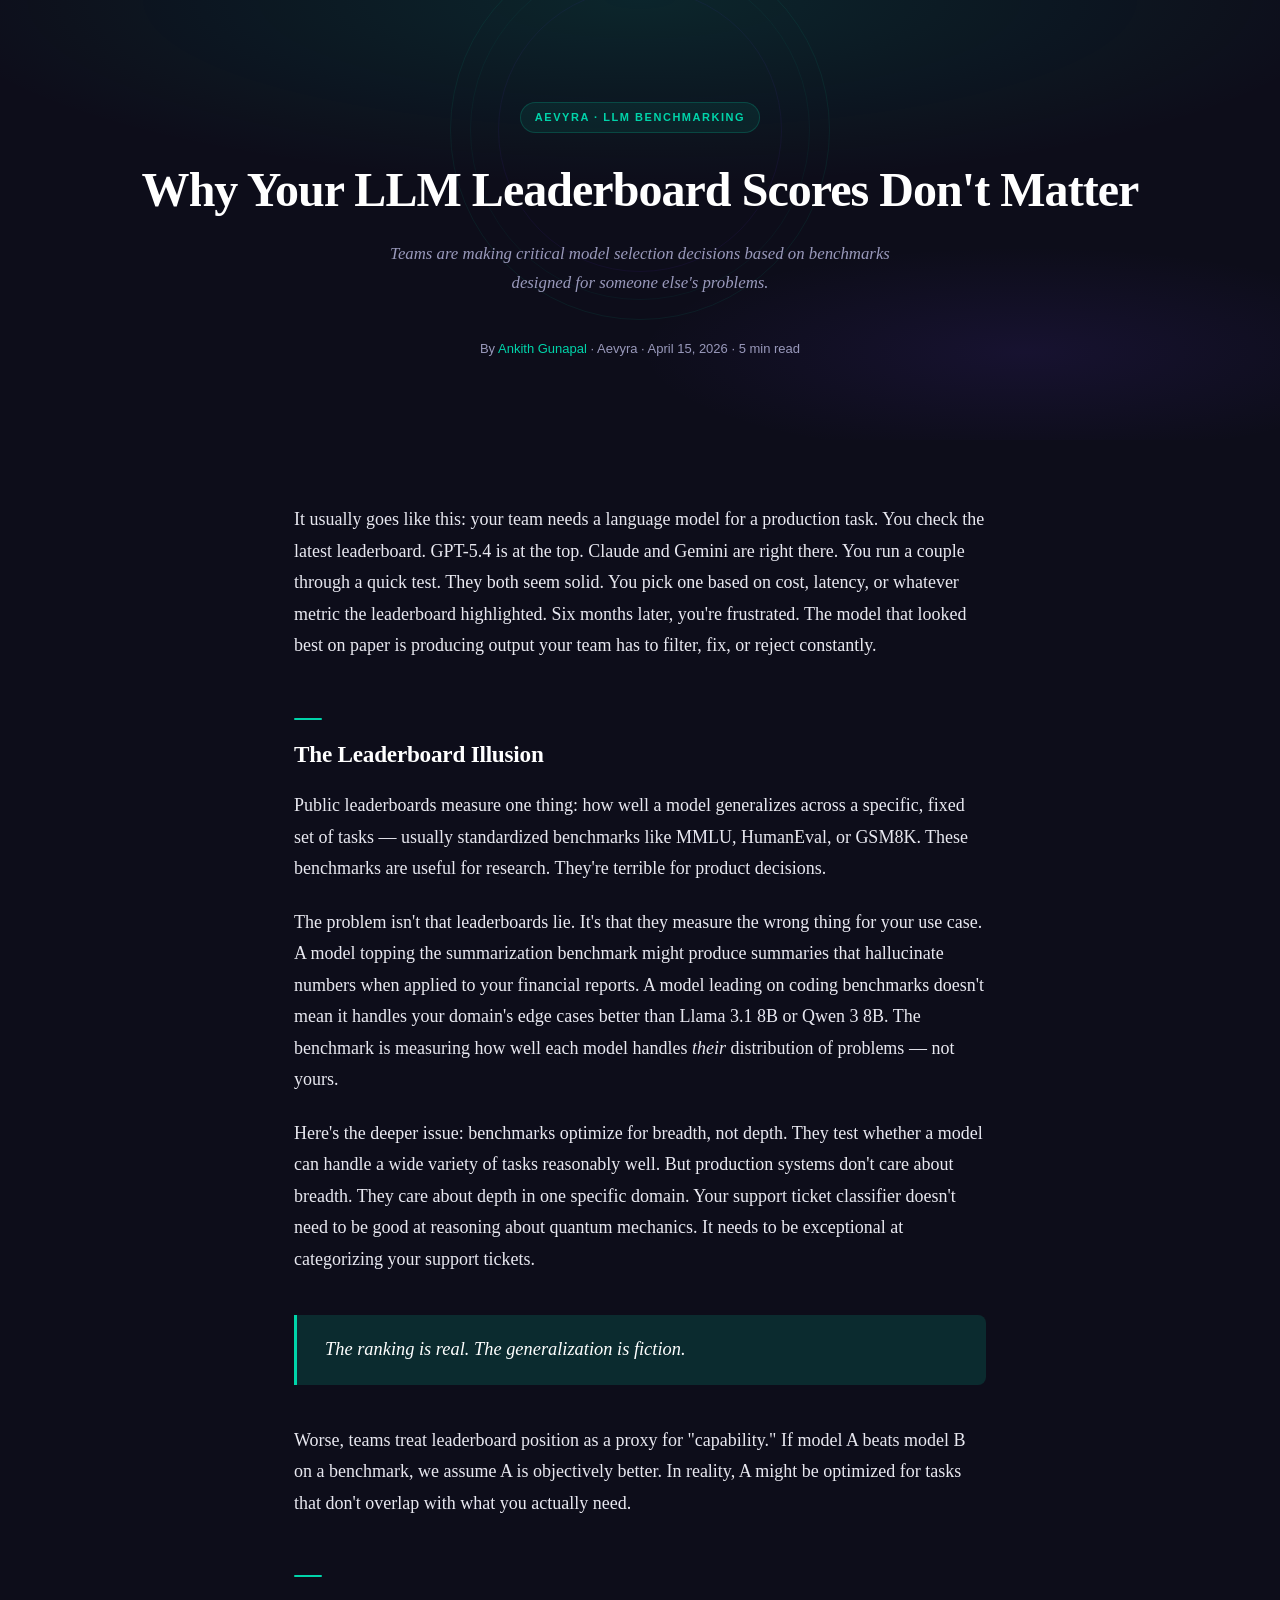
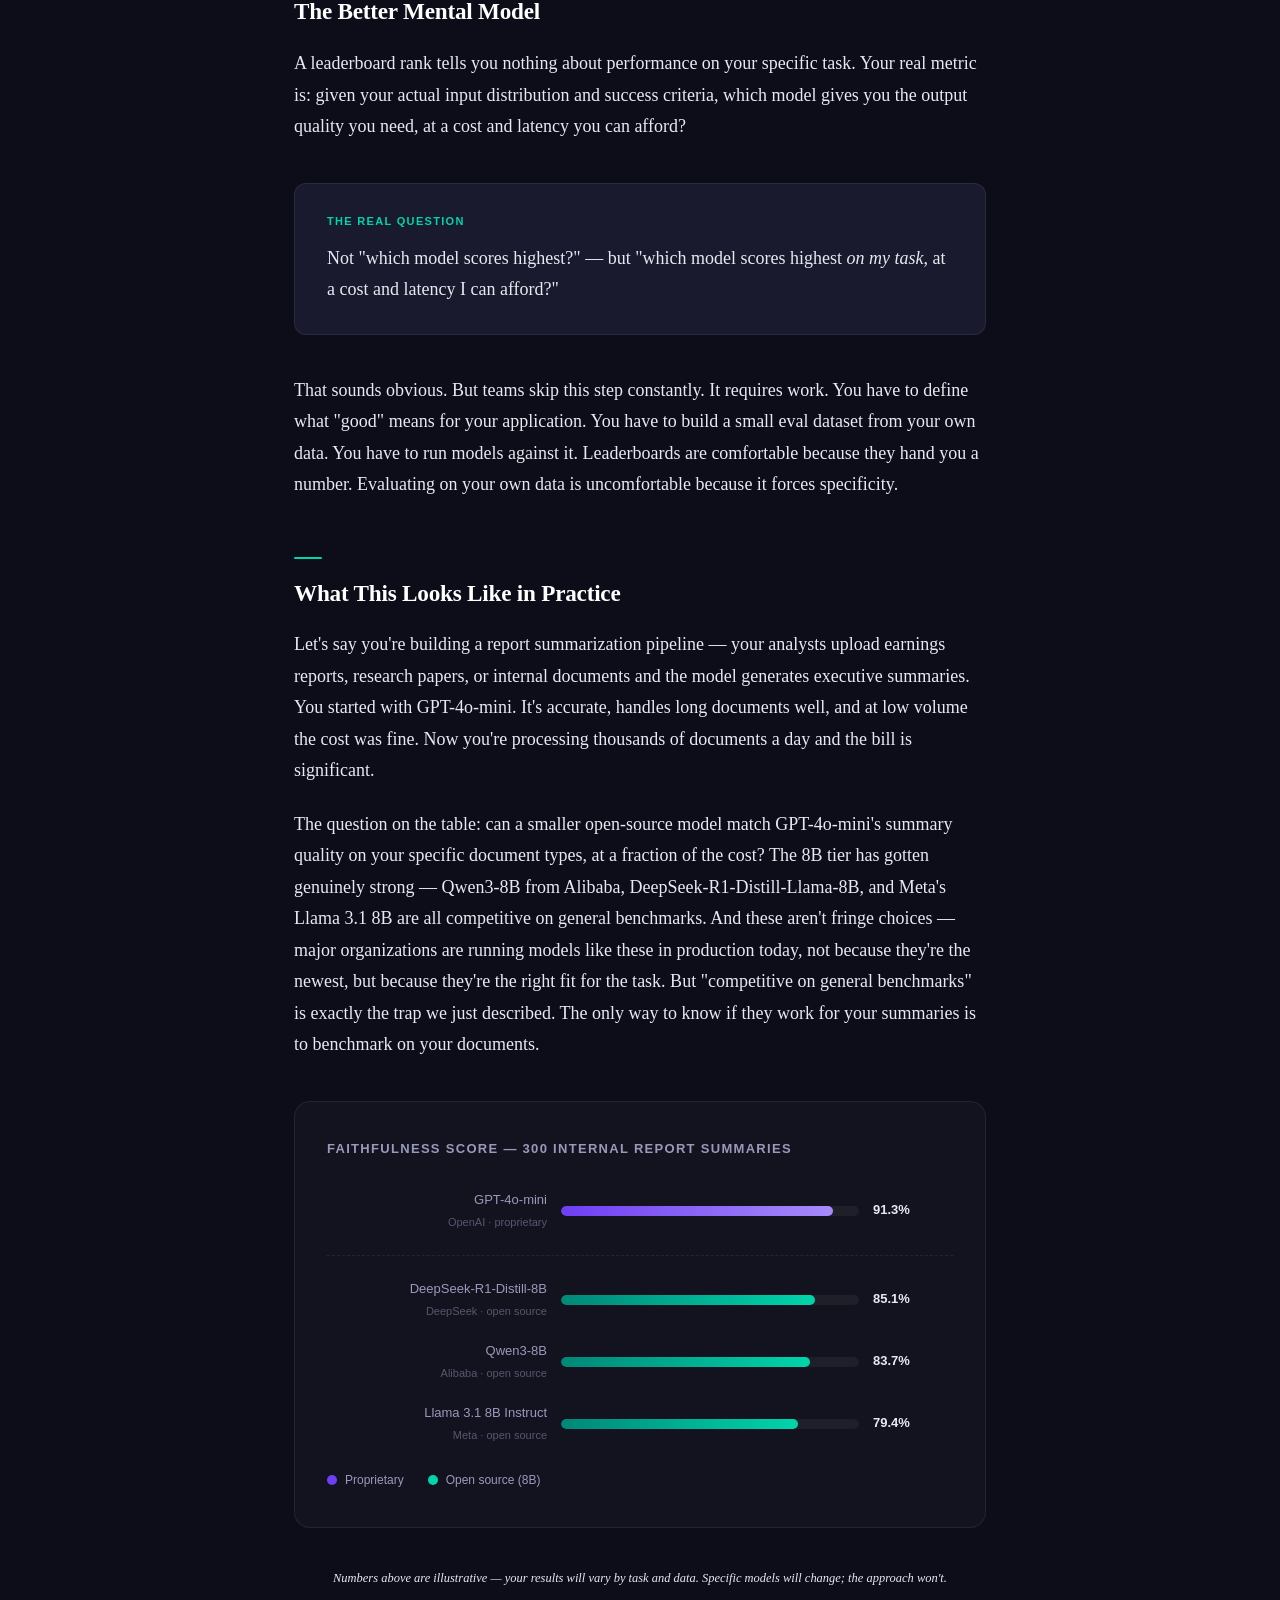
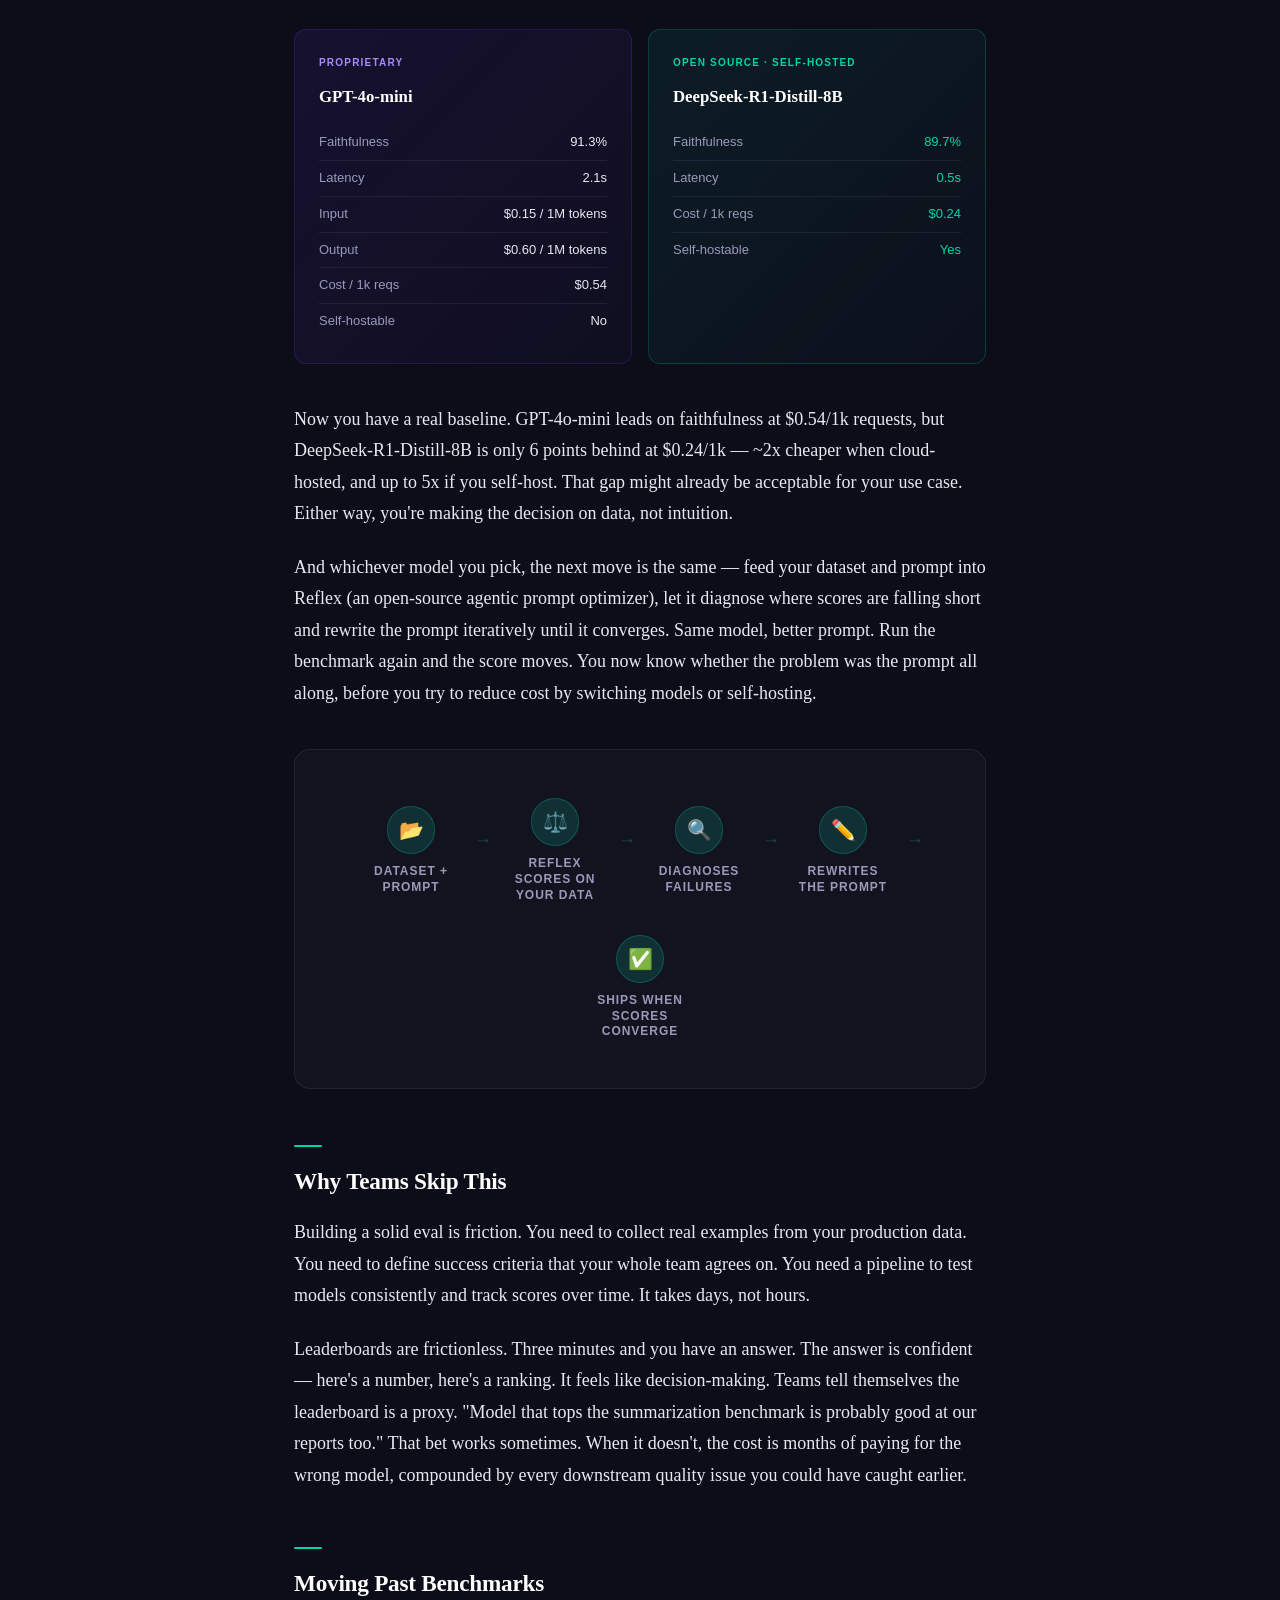
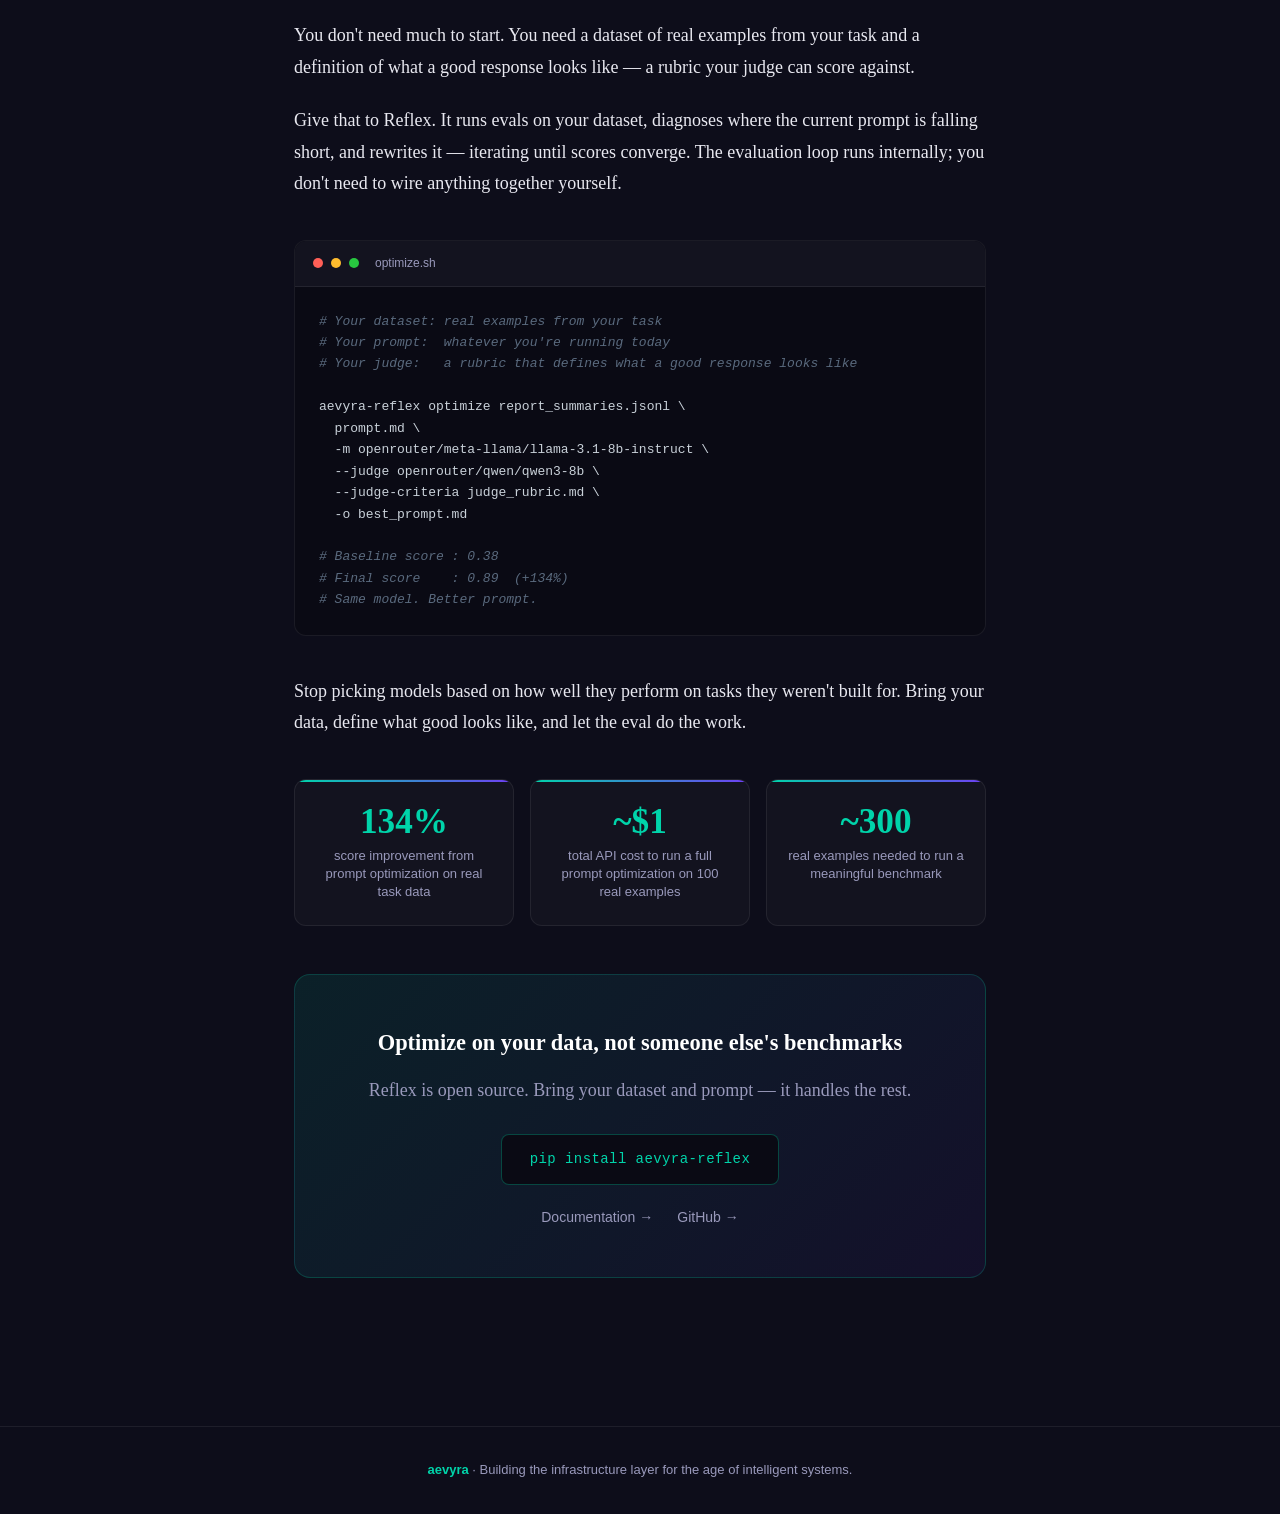
<file: posts/why-llm-leaderboard-scores-dont-matter.html>
<!DOCTYPE html>
<html lang="en">
<head>
  <meta charset="UTF-8" />
  <meta name="viewport" content="width=device-width, initial-scale=1.0" />
  <title>Why Your LLM Leaderboard Scores Don't Matter — Aevyra</title>
  <meta property="og:title" content="Why Your LLM Leaderboard Scores Don't Matter" />
  <meta property="og:description" content="Evaluating on your own data — and optimizing from there." />
  <meta property="og:image" content="https://aevyra.vercel.app/posts/og-leaderboard.png" />
  <meta property="og:url" content="https://aevyra.vercel.app/posts/why-llm-leaderboard-scores-dont-matter.html" />
  <meta name="twitter:card" content="summary_large_image" />
  <style>
    /* ── Reset & Base ─────────────────────────────────────────────── */
    *, *::before, *::after { box-sizing: border-box; margin: 0; padding: 0; }

    :root {
      --bg:          #0d0d1a;
      --surface:     #13131f;
      --surface2:    #1a1a2e;
      --border:      rgba(255,255,255,0.07);
      --teal:        #00d4aa;
      --teal-dim:    #008877;
      --teal-glow:   rgba(0,212,170,0.15);
      --purple:      #6E3FF3;
      --text:        #e8e8f0;
      --text-dim:    #9999bb;
      --font-body:   'Georgia', serif;
      --font-mono:   'Courier New', monospace;
    }

    html { scroll-behavior: smooth; }

    body {
      background: var(--bg);
      color: var(--text);
      font-family: var(--font-body);
      font-size: 18px;
      line-height: 1.75;
      -webkit-font-smoothing: antialiased;
    }

    /* ── Layout ───────────────────────────────────────────────────── */
    .container { max-width: 740px; margin: 0 auto; padding: 0 24px; }

    /* ── Hero ─────────────────────────────────────────────────────── */
    .hero {
      position: relative;
      overflow: hidden;
      padding: 100px 24px 80px;
      text-align: center;
    }

    .hero-bg {
      position: absolute; inset: 0; z-index: 0;
      background: radial-gradient(ellipse 80% 60% at 50% 0%, rgba(0,212,170,0.12) 0%, transparent 70%),
                  radial-gradient(ellipse 50% 40% at 80% 80%, rgba(110,63,243,0.10) 0%, transparent 60%);
    }

    /* orbiting black hole rings */
    .hero-rings {
      position: absolute; top: -60px; left: 50%; transform: translateX(-50%);
      width: 380px; height: 380px; z-index: 0;
    }
    .ring {
      position: absolute; inset: 0;
      border-radius: 50%;
      border: 1px solid rgba(0,212,170,0.08);
      animation: orbit 12s linear infinite;
    }
    .ring:nth-child(2) { inset: 20px; border-color: rgba(0,212,170,0.05); animation-duration: 18s; animation-direction: reverse; }
    .ring:nth-child(3) { inset: 48px; border-color: rgba(110,63,243,0.07); animation-duration: 25s; }
    @keyframes orbit { from { transform: rotate(0deg); } to { transform: rotate(360deg); } }

    .hero-label {
      position: relative; z-index: 1;
      display: inline-block;
      font-family: sans-serif;
      font-size: 11px; font-weight: 600;
      letter-spacing: 0.14em; text-transform: uppercase;
      color: var(--teal);
      background: rgba(0,212,170,0.08);
      border: 1px solid rgba(0,212,170,0.2);
      border-radius: 20px;
      padding: 5px 14px;
      margin-bottom: 28px;
    }

    .hero h1 {
      position: relative; z-index: 1;
      font-size: clamp(2rem, 5vw, 3rem);
      font-weight: 700;
      line-height: 1.2;
      letter-spacing: -0.02em;
      color: #fff;
      margin-bottom: 20px;
    }

    .hero-sub {
      position: relative; z-index: 1;
      font-size: 1.05rem;
      color: var(--text-dim);
      max-width: 560px; margin: 0 auto 40px;
      font-style: italic;
    }

    .hero-meta {
      position: relative; z-index: 1;
      font-family: sans-serif;
      font-size: 13px;
      color: var(--text-dim);
    }

    /* ── Article Body ─────────────────────────────────────────────── */
    .article { padding: 64px 0 100px; }

    .article p {
      margin-bottom: 22px;
      color: var(--text);
    }

    .article h2 {
      font-size: 1.45rem;
      font-weight: 700;
      color: #fff;
      margin: 56px 0 16px;
      letter-spacing: -0.01em;
    }
    .article h2::before {
      content: '';
      display: block;
      width: 28px; height: 2px;
      background: var(--teal);
      margin-bottom: 14px;
      border-radius: 2px;
    }

    /* ── Pull quote ───────────────────────────────────────────────── */
    .pullquote {
      position: relative;
      border-left: 3px solid var(--teal);
      margin: 40px 0;
      padding: 20px 28px;
      background: var(--teal-glow);
      border-radius: 0 8px 8px 0;
    }
    .pullquote p {
      font-size: 1.15rem;
      font-style: italic;
      color: #fff;
      margin: 0;
      line-height: 1.6;
    }

    /* ── Callout box ──────────────────────────────────────────────── */
    .callout {
      background: var(--surface2);
      border: 1px solid var(--border);
      border-radius: 12px;
      padding: 28px 32px;
      margin: 40px 0;
    }
    .callout-title {
      font-family: sans-serif;
      font-size: 11px; font-weight: 700;
      letter-spacing: 0.12em; text-transform: uppercase;
      color: var(--teal);
      margin-bottom: 12px;
    }
    .callout p { margin: 0; color: var(--text); }

    /* ── Stat cards ───────────────────────────────────────────────── */
    .stats-row {
      display: grid;
      grid-template-columns: repeat(3, 1fr);
      gap: 16px;
      margin: 40px 0;
    }
    @media (max-width: 600px) { .stats-row { grid-template-columns: 1fr; } }

    .stat-card {
      background: var(--surface);
      border: 1px solid var(--border);
      border-radius: 12px;
      padding: 24px 20px;
      text-align: center;
      position: relative;
      overflow: hidden;
    }
    .stat-card::before {
      content: '';
      position: absolute; top: 0; left: 0; right: 0;
      height: 2px;
      background: linear-gradient(90deg, var(--teal), var(--purple));
    }
    .stat-number {
      font-size: 2.2rem; font-weight: 700;
      color: var(--teal);
      line-height: 1;
      margin-bottom: 8px;
    }
    .stat-label {
      font-family: sans-serif;
      font-size: 13px;
      color: var(--text-dim);
      line-height: 1.4;
    }

    /* ── Benchmark chart ──────────────────────────────────────────── */
    .chart-section {
      background: var(--surface);
      border: 1px solid var(--border);
      border-radius: 16px;
      padding: 36px 32px;
      margin: 40px 0;
    }
    .chart-title {
      font-family: sans-serif;
      font-size: 13px; font-weight: 600;
      color: var(--text-dim);
      text-transform: uppercase;
      letter-spacing: 0.1em;
      margin-bottom: 28px;
    }

    .bar-row {
      display: grid;
      grid-template-columns: 220px 1fr 80px;
      align-items: center;
      gap: 14px;
      margin-bottom: 18px;
    }
    @media (max-width: 600px) {
      .bar-row { grid-template-columns: 140px 1fr 60px; gap: 10px; }
    }

    .bar-label {
      font-family: sans-serif;
      font-size: 13px;
      color: var(--text-dim);
      text-align: right;
      white-space: nowrap;
      overflow: hidden;
      text-overflow: ellipsis;
    }
    .bar-label span {
      display: block;
      font-size: 11px;
      color: rgba(153,153,187,0.5);
      margin-top: 2px;
    }

    .bar-track {
      height: 10px;
      background: rgba(255,255,255,0.05);
      border-radius: 10px;
      overflow: hidden;
    }
    .bar-fill {
      height: 100%;
      border-radius: 10px;
      width: 0;
      transition: width 1.2s cubic-bezier(0.16, 1, 0.3, 1);
    }
    .bar-fill.proprietary { background: linear-gradient(90deg, var(--purple), #a78bfa); }
    .bar-fill.oss        { background: linear-gradient(90deg, var(--teal-dim), var(--teal)); }

    .bar-pct {
      font-family: sans-serif;
      font-size: 13px; font-weight: 600;
      color: var(--text);
    }

    .chart-divider {
      border: none;
      border-top: 1px dashed rgba(255,255,255,0.07);
      margin: 22px 0;
    }

    .chart-legend {
      display: flex; gap: 24px;
      margin-top: 24px;
    }
    .legend-item {
      display: flex; align-items: center; gap: 8px;
      font-family: sans-serif; font-size: 12px;
      color: var(--text-dim);
    }
    .legend-dot {
      width: 10px; height: 10px; border-radius: 50%;
    }
    .legend-dot.proprietary { background: var(--purple); }
    .legend-dot.oss { background: var(--teal); }

    /* ── Cost comparison ──────────────────────────────────────────── */
    .cost-grid {
      display: grid;
      grid-template-columns: 1fr 1fr;
      gap: 16px;
      margin: 40px 0;
    }
    @media (max-width: 520px) { .cost-grid { grid-template-columns: 1fr; } }

    .cost-card {
      border-radius: 12px;
      padding: 24px;
      border: 1px solid var(--border);
    }
    .cost-card.proprietary {
      background: linear-gradient(135deg, rgba(110,63,243,0.1), rgba(110,63,243,0.03));
      border-color: rgba(110,63,243,0.2);
    }
    .cost-card.oss {
      background: linear-gradient(135deg, rgba(0,212,170,0.08), rgba(0,212,170,0.02));
      border-color: rgba(0,212,170,0.2);
    }
    .cost-tag {
      font-family: sans-serif;
      font-size: 10px; font-weight: 700;
      letter-spacing: 0.12em; text-transform: uppercase;
      margin-bottom: 10px;
    }
    .cost-card.proprietary .cost-tag { color: #a78bfa; }
    .cost-card.oss .cost-tag { color: var(--teal); }

    .cost-model {
      font-size: 1.05rem; font-weight: 600;
      color: #fff; margin-bottom: 14px;
    }
    .cost-row {
      display: flex; justify-content: space-between;
      font-family: sans-serif; font-size: 13px;
      color: var(--text-dim);
      padding: 6px 0;
      border-bottom: 1px solid var(--border);
    }
    .cost-row:last-child { border-bottom: none; }
    .cost-row .val { color: var(--text); font-weight: 500; }
    .cost-row .val.highlight { color: var(--teal); }

    /* ── Code block ───────────────────────────────────────────────── */
    .code-wrap {
      position: relative;
      background: #0a0a14;
      border: 1px solid var(--border);
      border-radius: 12px;
      margin: 40px 0;
      overflow: hidden;
    }
    .code-topbar {
      display: flex; align-items: center; gap: 8px;
      padding: 12px 18px;
      border-bottom: 1px solid var(--border);
      background: var(--surface);
    }
    .dot { width: 10px; height: 10px; border-radius: 50%; }
    .dot.r { background: #ff5f57; }
    .dot.y { background: #febc2e; }
    .dot.g { background: #28c840; }
    .code-filename {
      font-family: sans-serif; font-size: 12px;
      color: var(--text-dim); margin-left: 8px;
    }
    pre {
      padding: 24px;
      overflow-x: auto;
      font-family: var(--font-mono);
      font-size: 13px;
      line-height: 1.65;
      color: #c9d1d9;
    }
    .kw  { color: #ff7b72; }
    .fn  { color: #d2a8ff; }
    .st  { color: #a5d6ff; }
    .cm  { color: #5a6a7e; font-style: italic; }
    .tl  { color: var(--teal); }
    .nm  { color: #ffa657; }

    /* ── Loop diagram ─────────────────────────────────────────────── */
    .loop-diagram {
      display: flex; align-items: center; justify-content: center;
      flex-wrap: wrap;
      gap: 0;
      margin: 40px 0;
      padding: 32px;
      background: var(--surface);
      border: 1px solid var(--border);
      border-radius: 16px;
    }
    .loop-step {
      display: flex; flex-direction: column; align-items: center;
      text-align: center;
      padding: 16px 14px;
    }
    .loop-icon {
      width: 48px; height: 48px;
      border-radius: 50%;
      background: var(--teal-glow);
      border: 1px solid rgba(0,212,170,0.25);
      display: flex; align-items: center; justify-content: center;
      font-size: 20px;
      margin-bottom: 10px;
      transition: transform 0.3s ease;
    }
    .loop-step:hover .loop-icon { transform: scale(1.1); }
    .loop-step-label {
      font-family: sans-serif;
      font-size: 12px; font-weight: 600;
      color: var(--text-dim);
      text-transform: uppercase;
      letter-spacing: 0.08em;
      line-height: 1.3;
      max-width: 90px;
    }
    .loop-arrow {
      font-size: 18px; color: rgba(0,212,170,0.3);
      padding: 0 4px;
      margin-bottom: 20px;
    }
    @media (max-width: 500px) { .loop-arrow { display: none; } }

    /* ── CTA ──────────────────────────────────────────────────────── */
    .cta-block {
      background: linear-gradient(135deg, rgba(0,212,170,0.1), rgba(110,63,243,0.08));
      border: 1px solid rgba(0,212,170,0.2);
      border-radius: 16px;
      padding: 48px 40px;
      text-align: center;
      margin: 48px 0;
    }
    .cta-block h3 {
      font-size: 1.4rem; font-weight: 700;
      color: #fff; margin-bottom: 12px;
    }
    .cta-block p {
      color: var(--text-dim); margin-bottom: 28px;
    }
    .cta-install {
      display: inline-block;
      background: #0a0a14;
      border: 1px solid rgba(0,212,170,0.3);
      border-radius: 8px;
      padding: 12px 28px;
      font-family: var(--font-mono);
      font-size: 14px;
      color: var(--teal);
      margin-bottom: 20px;
      letter-spacing: 0.03em;
    }
    .cta-links {
      display: flex; justify-content: center; gap: 24px;
      font-family: sans-serif; font-size: 14px;
    }
    .cta-links a {
      color: var(--text-dim);
      text-decoration: none;
      transition: color 0.2s;
    }
    .cta-links a:hover { color: var(--teal); }

    /* ── Footer ───────────────────────────────────────────────────── */
    .site-footer {
      border-top: 1px solid var(--border);
      padding: 32px 24px;
      text-align: center;
      font-family: sans-serif; font-size: 13px;
      color: var(--text-dim);
    }
    .site-footer strong { color: var(--teal); }
  </style>
</head>
<body>

<!-- ── Hero ──────────────────────────────────────────────────────── -->
<header class="hero">
  <div class="hero-rings">
    <div class="ring"></div>
    <div class="ring"></div>
    <div class="ring"></div>
  </div>
  <div class="hero-bg"></div>

  <div class="hero-label">Aevyra · LLM Benchmarking</div>

  <h1>Why Your LLM Leaderboard Scores Don't Matter</h1>

  <p class="hero-sub">
    Teams are making critical model selection decisions based on benchmarks
    designed for someone else's problems.
  </p>

  <div class="hero-meta">By <a href="https://www.linkedin.com/in/ankithgunapal/" target="_blank" rel="noopener" style="color: var(--teal); text-decoration: none;">Ankith Gunapal</a> · Aevyra · April 15, 2026 · 5 min read</div>
</header>

<!-- ── Article ────────────────────────────────────────────────────── -->
<main class="article">
<div class="container">

  <p>It usually goes like this: your team needs a language model for a production
  task. You check the latest leaderboard. GPT-5.4 is at the top. Claude and
  Gemini are right there. You run a couple through a quick test. They both seem
  solid. You pick one based on cost, latency, or whatever metric the leaderboard
  highlighted. Six months later, you're frustrated. The model that looked best on
  paper is producing output your team has to filter, fix, or reject constantly.</p>

  <h2>The Leaderboard Illusion</h2>

  <p>Public leaderboards measure one thing: how well a model generalizes across a
  specific, fixed set of tasks — usually standardized benchmarks like MMLU,
  HumanEval, or GSM8K. These benchmarks are useful for research. They're terrible
  for product decisions.</p>

  <p>The problem isn't that leaderboards lie. It's that they measure the wrong
  thing for your use case. A model topping the summarization benchmark might
  produce summaries that hallucinate numbers when applied to your financial
  reports. A model leading on coding benchmarks doesn't mean it handles your
  domain's edge cases better than Llama 3.1 8B or Qwen 3 8B. The benchmark is
  measuring how well each model handles <em>their</em> distribution of problems —
  not yours.</p>

  <p>Here's the deeper issue: benchmarks optimize for breadth, not depth. They
  test whether a model can handle a wide variety of tasks reasonably well. But
  production systems don't care about breadth. They care about depth in one
  specific domain. Your support ticket classifier doesn't need to be good at
  reasoning about quantum mechanics. It needs to be exceptional at categorizing
  your support tickets.</p>

  <div class="pullquote">
    <p>The ranking is real. The generalization is fiction.</p>
  </div>

  <p>Worse, teams treat leaderboard position as a proxy for "capability." If
  model A beats model B on a benchmark, we assume A is objectively better. In
  reality, A might be optimized for tasks that don't overlap with what you
  actually need.</p>

  <h2>The Better Mental Model</h2>

  <p>A leaderboard rank tells you nothing about performance on your specific task.
  Your real metric is: given your actual input distribution and success criteria,
  which model gives you the output quality you need, at a cost and latency you
  can afford?</p>

  <div class="callout">
    <div class="callout-title">The real question</div>
    <p>Not "which model scores highest?" — but "which model scores highest
    <em>on my task</em>, at a cost and latency I can afford?"</p>
  </div>

  <p>That sounds obvious. But teams skip this step constantly. It requires work.
  You have to define what "good" means for your application. You have to build a
  small eval dataset from your own data. You have to run models against it.
  Leaderboards are comfortable because they hand you a number. Evaluating on your
  own data is uncomfortable because it forces specificity.</p>

  <h2>What This Looks Like in Practice</h2>

  <p>Let's say you're building a report summarization pipeline — your analysts
  upload earnings reports, research papers, or internal documents and the model
  generates executive summaries. You started with GPT-4o-mini. It's accurate, handles
  long documents well, and at low volume the cost was fine. Now you're processing
  thousands of documents a day and the bill is significant.</p>

  <p>The question on the table: can a smaller open-source model match
  GPT-4o-mini's summary quality on your specific document types, at a fraction of the
  cost? The 8B tier has gotten genuinely strong — Qwen3-8B from Alibaba,
  DeepSeek-R1-Distill-Llama-8B, and Meta's Llama 3.1 8B are all competitive on
  general benchmarks. And these aren't fringe choices — major organizations are
  running models like these in production today, not because they're the newest,
  but because they're the right fit for the task. But "competitive on general
  benchmarks" is exactly the trap we just described. The only way to know if they
  work for your summaries is to benchmark on your documents.</p>

  <!-- ── Benchmark chart ── -->
  <div class="chart-section" id="chart-section">
    <div class="chart-title">Faithfulness score — 300 internal report summaries</div>

    <div class="bar-row">
      <div class="bar-label">GPT-4o-mini <span>OpenAI · proprietary</span></div>
      <div class="bar-track"><div class="bar-fill proprietary" data-pct="91.3"></div></div>
      <div class="bar-pct">91.3%</div>
    </div>

    <hr class="chart-divider">

    <div class="bar-row">
      <div class="bar-label">DeepSeek-R1-Distill-8B <span>DeepSeek · open source</span></div>
      <div class="bar-track"><div class="bar-fill oss" data-pct="85.1"></div></div>
      <div class="bar-pct">85.1%</div>
    </div>
    <div class="bar-row">
      <div class="bar-label">Qwen3-8B <span>Alibaba · open source</span></div>
      <div class="bar-track"><div class="bar-fill oss" data-pct="83.7"></div></div>
      <div class="bar-pct">83.7%</div>
    </div>
    <div class="bar-row">
      <div class="bar-label">Llama 3.1 8B Instruct <span>Meta · open source</span></div>
      <div class="bar-track"><div class="bar-fill oss" data-pct="79.4"></div></div>
      <div class="bar-pct">79.4%</div>
    </div>

    <div class="chart-legend">
      <div class="legend-item"><div class="legend-dot proprietary"></div>Proprietary</div>
      <div class="legend-item"><div class="legend-dot oss"></div>Open source (8B)</div>
    </div>
  </div>
  <p style="font-size:0.78rem; color: var(--text-muted); margin-top: 0.5rem; text-align: center;"><em>Numbers above are illustrative — your results will vary by task and data. Specific models will change; the approach won't.</em></p>

  <!-- ── Cost comparison ── -->
  <div class="cost-grid">
    <div class="cost-card proprietary">
      <div class="cost-tag">Proprietary</div>
      <div class="cost-model">GPT-4o-mini</div>
      <div class="cost-row"><span>Faithfulness</span><span class="val">91.3%</span></div>
      <div class="cost-row"><span>Latency</span><span class="val">2.1s</span></div>
      <div class="cost-row"><span>Input</span><span class="val">$0.15 / 1M tokens</span></div>
      <div class="cost-row"><span>Output</span><span class="val">$0.60 / 1M tokens</span></div>
      <div class="cost-row"><span>Cost / 1k reqs</span><span class="val">$0.54</span></div>
      <div class="cost-row"><span>Self-hostable</span><span class="val">No</span></div>
    </div>
    <div class="cost-card oss">
      <div class="cost-tag">Open Source · self-hosted</div>
      <div class="cost-model">DeepSeek-R1-Distill-8B</div>
      <div class="cost-row"><span>Faithfulness</span><span class="val highlight">89.7%</span></div>
      <div class="cost-row"><span>Latency</span><span class="val highlight">0.5s</span></div>
      <div class="cost-row"><span>Cost / 1k reqs</span><span class="val highlight">$0.24</span></div>
      <div class="cost-row"><span>Self-hostable</span><span class="val highlight">Yes</span></div>
    </div>
  </div>

  <p>Now you have a real baseline. GPT-4o-mini leads on faithfulness at
  $0.54/1k requests, but DeepSeek-R1-Distill-8B is only 6 points behind at
  $0.24/1k — ~2x cheaper when cloud-hosted, and up to 5x if you
  self-host. That gap might already be acceptable for your use case. Either way,
  you're making the decision on data, not intuition.</p>

  <p>And whichever model you pick, the next move is the same — feed your dataset
  and prompt into Reflex (an open-source agentic prompt optimizer), let it diagnose where scores are falling short and
  rewrite the prompt iteratively until it converges. Same model, better prompt.
  Run the benchmark again and the score moves. You
  now know whether the problem was the prompt all along, before you try to
  reduce cost by switching models or self-hosting.</p>

  <!-- ── The loop ── -->
  <div class="loop-diagram">
    <div class="loop-step">
      <div class="loop-icon">📂</div>
      <div class="loop-step-label">Dataset + prompt</div>
    </div>
    <div class="loop-arrow">→</div>
    <div class="loop-step">
      <div class="loop-icon">⚖️</div>
      <div class="loop-step-label">Reflex scores on your data</div>
    </div>
    <div class="loop-arrow">→</div>
    <div class="loop-step">
      <div class="loop-icon">🔍</div>
      <div class="loop-step-label">Diagnoses failures</div>
    </div>
    <div class="loop-arrow">→</div>
    <div class="loop-step">
      <div class="loop-icon">✏️</div>
      <div class="loop-step-label">Rewrites the prompt</div>
    </div>
    <div class="loop-arrow">→</div>
    <div class="loop-step">
      <div class="loop-icon">✅</div>
      <div class="loop-step-label">Ships when scores converge</div>
    </div>
  </div>

  <h2>Why Teams Skip This</h2>

  <p>Building a solid eval is friction. You need to collect real examples from
  your production data. You need to define success criteria that your whole team
  agrees on. You need a pipeline to test models consistently and track scores
  over time. It takes days, not hours.</p>

  <p>Leaderboards are frictionless. Three minutes and you have an answer. The
  answer is confident — here's a number, here's a ranking. It feels like
  decision-making. Teams tell themselves the leaderboard is a proxy. "Model that
  tops the summarization benchmark is probably good at our reports too." That bet
  works sometimes. When it doesn't, the cost is months of paying for the wrong
  model, compounded by every downstream quality issue you could have caught
  earlier.</p>

  <h2>Moving Past Benchmarks</h2>

  <p>You don't need much to start. You need a dataset of real examples from your
  task and a definition of what a good response looks like — a rubric your judge
  can score against.</p>

  <p>Give that to Reflex. It runs evals on your dataset, diagnoses where the
  current prompt is falling short, and rewrites it — iterating until scores
  converge. The evaluation loop runs internally; you don't need to wire anything
  together yourself.</p>

  <!-- ── Code block ── -->
  <div class="code-wrap">
    <div class="code-topbar">
      <div class="dot r"></div><div class="dot y"></div><div class="dot g"></div>
      <div class="code-filename">optimize.sh</div>
    </div>
<pre><span class="cm"># Your dataset: real examples from your task</span>
<span class="cm"># Your prompt:  whatever you're running today</span>
<span class="cm"># Your judge:   a rubric that defines what a good response looks like</span>

aevyra-reflex optimize report_summaries.jsonl \
  prompt.md \
  -m openrouter/meta-llama/llama-3.1-8b-instruct \
  --judge openrouter/qwen/qwen3-8b \
  --judge-criteria judge_rubric.md \
  -o best_prompt.md

<span class="cm"># Baseline score : 0.38</span>
<span class="cm"># Final score    : 0.89  (+134%)</span>
<span class="cm"># Same model. Better prompt.</span></pre>
  </div>

  <p>Stop picking models based on how well they perform on tasks they weren't
  built for. Bring your data, define what good looks like, and let the eval
  do the work.</p>

  <!-- ── Key stats ── -->
  <div class="stats-row">
    <div class="stat-card">
      <div class="stat-number">134%</div>
      <div class="stat-label">score improvement from prompt optimization on real task data</div>
    </div>
    <div class="stat-card">
      <div class="stat-number">~$1</div>
      <div class="stat-label">total API cost to run a full prompt optimization on 100 real examples</div>
    </div>
    <div class="stat-card">
      <div class="stat-number">~300</div>
      <div class="stat-label">real examples needed to run a meaningful benchmark</div>
    </div>
  </div>

  <!-- ── CTA ── -->
  <div class="cta-block">
    <h3>Optimize on your data, not someone else's benchmarks</h3>
    <p>Reflex is open source. Bring your dataset and prompt — it handles the rest.</p>
    <div class="cta-install">pip install aevyra-reflex</div>
    <div class="cta-links">
      <a href="https://aevyra.mintlify.app/reflex/introduction">Documentation →</a>
      <a href="https://github.com/aevyraai/reflex">GitHub →</a>
    </div>
  </div>

</div>
</main>

<footer class="site-footer">
  <strong>aevyra</strong> · Building the infrastructure layer for the age of intelligent systems.
</footer>

<script>
  // Animate bars when chart scrolls into view
  const observer = new IntersectionObserver((entries) => {
    entries.forEach(entry => {
      if (entry.isIntersecting) {
        document.querySelectorAll('.bar-fill').forEach(bar => {
          const pct = parseFloat(bar.dataset.pct);
          bar.style.width = pct + '%';
        });
        observer.disconnect();
      }
    });
  }, { threshold: 0.3 });

  observer.observe(document.getElementById('chart-section'));
</script>

</body>
</html>
</file>
<file: styles.css>
/* ==============================
   AEVYRA — Global Styles
   Teal & Black Cosmic Theme
   ============================== */

@import url('https://fonts.googleapis.com/css2?family=Cormorant+Garamond:ital,wght@0,300;0,400;0,600;1,300;1,400&family=Inter:wght@300;400;500;600&display=swap');

:root {
  --bg-deep:       #06090f;
  --bg-mid:        #0a0f1a;
  --bg-card:       #0d1420;
  --bg-card-hover: #111b2a;
  --teal-bright:   #00ffdd;
  --teal-mid:      #00ddcc;
  --teal-dark:     #008877;
  --cyan:          #00ddff;
  --purple:        #cc66ff;
  --orange:        #ff9922;
  --text-primary:  #e8f4f2;
  --text-secondary:#8ba8a4;
  --text-muted:    #4a6860;
  --border:        rgba(0, 220, 200, 0.12);
  --border-hover:  rgba(0, 220, 200, 0.35);
  --glow-teal:     0 0 20px rgba(0, 220, 200, 0.3), 0 0 60px rgba(0, 220, 200, 0.1);
  --glow-subtle:   0 0 40px rgba(0, 180, 160, 0.08);
}

*, *::before, *::after {
  box-sizing: border-box;
  margin: 0;
  padding: 0;
}

html {
  scroll-behavior: smooth;
}

body {
  background-color: var(--bg-deep);
  color: var(--text-primary);
  font-family: 'Inter', -apple-system, BlinkMacSystemFont, sans-serif;
  font-weight: 300;
  line-height: 1.7;
  min-height: 100vh;
  overflow-x: hidden;
}

/* ── Stars background ── */
body::before {
  content: '';
  position: fixed;
  inset: 0;
  background-image:
    radial-gradient(1px 1px at 10%  8%,  rgba(255,255,255,0.5) 0%, transparent 100%),
    radial-gradient(1px 1px at 25%  18%, rgba(170,220,255,0.4) 0%, transparent 100%),
    radial-gradient(1px 1px at 40%  5%,  rgba(255,255,255,0.5) 0%, transparent 100%),
    radial-gradient(1px 1px at 55%  12%, rgba(220,180,255,0.4) 0%, transparent 100%),
    radial-gradient(1px 1px at 70%  7%,  rgba(255,255,255,0.5) 0%, transparent 100%),
    radial-gradient(1px 1px at 85%  20%, rgba(170,220,255,0.3) 0%, transparent 100%),
    radial-gradient(1px 1px at 92%  45%, rgba(255,255,255,0.4) 0%, transparent 100%),
    radial-gradient(1px 1px at 88%  70%, rgba(170,220,255,0.3) 0%, transparent 100%),
    radial-gradient(1px 1px at 15%  55%, rgba(255,255,255,0.4) 0%, transparent 100%),
    radial-gradient(1px 1px at 5%   75%, rgba(170,220,255,0.3) 0%, transparent 100%),
    radial-gradient(1px 1px at 30%  82%, rgba(220,180,255,0.3) 0%, transparent 100%),
    radial-gradient(1px 1px at 62%  88%, rgba(255,255,255,0.4) 0%, transparent 100%),
    radial-gradient(1px 1px at 78%  92%, rgba(255,220,170,0.3) 0%, transparent 100%);
  pointer-events: none;
  z-index: 0;
}

/* ── Subtle ambient teal glow ── */
body::after {
  content: '';
  position: fixed;
  top: -20%;
  left: 50%;
  transform: translateX(-50%);
  width: 60%;
  height: 50%;
  background: radial-gradient(ellipse, rgba(0, 180, 160, 0.06) 0%, transparent 70%);
  pointer-events: none;
  z-index: 0;
}

/* ─────────────────────────────
   NAVIGATION
───────────────────────────── */
nav {
  position: fixed;
  top: 0;
  left: 0;
  right: 0;
  z-index: 100;
  display: flex;
  align-items: center;
  justify-content: space-between;
  padding: 0 2.5rem;
  height: 64px;
  background: rgba(6, 9, 15, 0.85);
  backdrop-filter: blur(16px);
  -webkit-backdrop-filter: blur(16px);
  border-bottom: 1px solid var(--border);
}

.nav-logo {
  display: flex;
  align-items: center;
  gap: 10px;
  text-decoration: none;
}

.nav-logo img {
  height: 36px;
  width: auto;
}

.nav-links {
  display: flex;
  align-items: center;
  gap: 0.25rem;
  list-style: none;
}

.nav-links a {
  display: inline-block;
  padding: 0.4rem 1rem;
  color: var(--text-secondary);
  text-decoration: none;
  font-size: 0.875rem;
  font-weight: 400;
  letter-spacing: 0.03em;
  border-radius: 6px;
  transition: color 0.2s, background 0.2s;
}

.nav-links a:hover,
.nav-links a.active {
  color: var(--teal-bright);
  background: rgba(0, 220, 200, 0.07);
}

.nav-cta {
  background: rgba(0, 220, 200, 0.1) !important;
  border: 1px solid rgba(0, 220, 200, 0.3) !important;
  color: var(--teal-mid) !important;
}

.nav-cta:hover {
  background: rgba(0, 220, 200, 0.18) !important;
  border-color: rgba(0, 220, 200, 0.5) !important;
  color: var(--teal-bright) !important;
}

/* Mobile nav toggle */
.nav-toggle {
  display: none;
  flex-direction: column;
  gap: 5px;
  cursor: pointer;
  padding: 4px;
}
.nav-toggle span {
  width: 22px;
  height: 2px;
  background: var(--text-secondary);
  border-radius: 2px;
  transition: 0.3s;
}

/* ─────────────────────────────
   PAGE WRAPPER
───────────────────────────── */
.page-wrapper {
  position: relative;
  z-index: 1;
  padding-top: 64px;
}

/* ─────────────────────────────
   HERO
───────────────────────────── */
.hero {
  min-height: calc(100vh - 64px);
  display: flex;
  flex-direction: column;
  align-items: center;
  justify-content: center;
  text-align: center;
  padding: 4rem 2rem;
  position: relative;
}

.hero-logo {
  width: min(280px, 60vw);
  height: auto;
  margin-bottom: 2.5rem;
  filter: drop-shadow(0 0 30px rgba(0, 220, 200, 0.25));
  animation: float 6s ease-in-out infinite;
}

@keyframes float {
  0%, 100% { transform: translateY(0px); }
  50%       { transform: translateY(-10px); }
}

.hero-tagline {
  font-family: 'Cormorant Garamond', Palatino, Georgia, serif;
  font-size: clamp(0.85rem, 2vw, 1rem);
  font-style: italic;
  letter-spacing: 0.3em;
  color: var(--teal-dark);
  text-transform: lowercase;
  margin-bottom: 1.5rem;
}

.hero-title {
  font-family: 'Cormorant Garamond', Palatino, Georgia, serif;
  font-size: clamp(2.5rem, 6vw, 4.5rem);
  font-weight: 300;
  line-height: 1.15;
  letter-spacing: -0.01em;
  margin-bottom: 1.25rem;
  color: var(--text-primary);
}

.hero-title .highlight {
  background: linear-gradient(135deg, var(--teal-bright), var(--cyan), var(--teal-mid));
  -webkit-background-clip: text;
  -webkit-text-fill-color: transparent;
  background-clip: text;
}

.hero-subtitle {
  font-size: clamp(1rem, 2.5vw, 1.2rem);
  color: var(--text-secondary);
  max-width: 540px;
  line-height: 1.75;
  margin-bottom: 2.5rem;
}

.hero-buttons {
  display: flex;
  gap: 1rem;
  flex-wrap: wrap;
  justify-content: center;
}

.btn-primary {
  display: inline-flex;
  align-items: center;
  gap: 0.5rem;
  padding: 0.75rem 1.75rem;
  background: linear-gradient(135deg, rgba(0,220,200,0.2), rgba(0,180,180,0.1));
  border: 1px solid rgba(0, 220, 200, 0.4);
  border-radius: 8px;
  color: var(--teal-bright);
  font-size: 0.9rem;
  font-weight: 500;
  letter-spacing: 0.04em;
  text-decoration: none;
  cursor: pointer;
  transition: all 0.25s;
  box-shadow: var(--glow-subtle);
}

.btn-primary:hover {
  background: linear-gradient(135deg, rgba(0,220,200,0.3), rgba(0,180,180,0.2));
  border-color: var(--teal-mid);
  box-shadow: var(--glow-teal);
  transform: translateY(-2px);
}

.btn-secondary {
  display: inline-flex;
  align-items: center;
  gap: 0.5rem;
  padding: 0.75rem 1.75rem;
  background: transparent;
  border: 1px solid var(--border);
  border-radius: 8px;
  color: var(--text-secondary);
  font-size: 0.9rem;
  font-weight: 400;
  letter-spacing: 0.04em;
  text-decoration: none;
  cursor: pointer;
  transition: all 0.25s;
}

.btn-secondary:hover {
  border-color: var(--border-hover);
  color: var(--text-primary);
  background: rgba(255,255,255,0.03);
}

/* Scroll indicator */
.scroll-hint {
  position: absolute;
  bottom: 2rem;
  left: 50%;
  transform: translateX(-50%);
  display: flex;
  flex-direction: column;
  align-items: center;
  gap: 0.5rem;
  color: var(--text-muted);
  font-size: 0.75rem;
  letter-spacing: 0.1em;
  text-transform: uppercase;
  animation: fadeUpDown 2.5s ease-in-out infinite;
}

.scroll-hint svg {
  width: 18px;
  height: 18px;
  opacity: 0.5;
}

@keyframes fadeUpDown {
  0%, 100% { opacity: 0.4; transform: translateX(-50%) translateY(0); }
  50%       { opacity: 0.9; transform: translateX(-50%) translateY(5px); }
}

/* ─────────────────────────────
   SECTION COMMONS
───────────────────────────── */
section {
  padding: 5rem 2rem;
  max-width: 1100px;
  margin: 0 auto;
}

.section-label {
  display: inline-block;
  font-size: 0.72rem;
  font-weight: 500;
  letter-spacing: 0.2em;
  text-transform: uppercase;
  color: var(--teal-dark);
  margin-bottom: 0.75rem;
}

.section-title {
  font-family: 'Cormorant Garamond', Palatino, Georgia, serif;
  font-size: clamp(2rem, 4vw, 2.8rem);
  font-weight: 300;
  letter-spacing: -0.01em;
  color: var(--text-primary);
  margin-bottom: 1rem;
}

.section-desc {
  color: var(--text-secondary);
  font-size: 1rem;
  max-width: 540px;
  margin-bottom: 3rem;
}

/* Teal divider */
.teal-line {
  display: block;
  width: 48px;
  height: 2px;
  background: linear-gradient(90deg, var(--teal-mid), transparent);
  margin-bottom: 2rem;
}

/* ─────────────────────────────
   CARDS
───────────────────────────── */
.card-grid {
  display: grid;
  grid-template-columns: repeat(auto-fill, minmax(300px, 1fr));
  gap: 1.5rem;
}

.card {
  background: var(--bg-card);
  border: 1px solid var(--border);
  border-radius: 12px;
  padding: 1.75rem;
  text-decoration: none;
  color: inherit;
  display: flex;
  flex-direction: column;
  gap: 0.75rem;
  transition: all 0.3s ease;
  position: relative;
  overflow: hidden;
}

.card::before {
  content: '';
  position: absolute;
  top: 0;
  left: 0;
  right: 0;
  height: 1px;
  background: linear-gradient(90deg, transparent, rgba(0, 220, 200, 0.4), transparent);
  opacity: 0;
  transition: opacity 0.3s;
}

.card:hover {
  background: var(--bg-card-hover);
  border-color: var(--border-hover);
  transform: translateY(-4px);
  box-shadow: 0 8px 40px rgba(0, 0, 0, 0.4), 0 0 30px rgba(0, 180, 160, 0.08);
}

.card:hover::before {
  opacity: 1;
}

.card-tag {
  display: inline-block;
  font-size: 0.7rem;
  font-weight: 500;
  letter-spacing: 0.12em;
  text-transform: uppercase;
  padding: 0.25rem 0.65rem;
  border-radius: 4px;
  background: rgba(0, 220, 200, 0.08);
  border: 1px solid rgba(0, 220, 200, 0.2);
  color: var(--teal-mid);
  width: fit-content;
}

.card-tag.purple {
  background: rgba(180, 80, 255, 0.08);
  border-color: rgba(180, 80, 255, 0.2);
  color: var(--purple);
}

.card-tag.orange {
  background: rgba(255, 153, 34, 0.08);
  border-color: rgba(255, 153, 34, 0.2);
  color: var(--orange);
}

.card-title {
  font-family: 'Cormorant Garamond', Palatino, Georgia, serif;
  font-size: 1.3rem;
  font-weight: 400;
  color: var(--text-primary);
  line-height: 1.35;
}

.card-excerpt {
  font-size: 0.875rem;
  color: var(--text-secondary);
  line-height: 1.65;
  flex: 1;
}

.card-meta {
  display: flex;
  align-items: center;
  justify-content: space-between;
  font-size: 0.75rem;
  color: var(--text-muted);
  border-top: 1px solid var(--border);
  padding-top: 0.75rem;
  margin-top: auto;
}

.card-arrow {
  color: var(--teal-dark);
  font-size: 1rem;
  transition: transform 0.2s, color 0.2s;
}

.card:hover .card-arrow {
  transform: translateX(4px);
  color: var(--teal-bright);
}

/* ─────────────────────────────
   PAGE HEADER (inner pages)
───────────────────────────── */
.page-header {
  padding: 5rem 2rem 3rem;
  max-width: 1100px;
  margin: 0 auto;
  border-bottom: 1px solid var(--border);
  margin-bottom: 0;
}

.page-header .section-label {
  margin-bottom: 0.5rem;
}

.page-header .section-title {
  margin-bottom: 0.75rem;
}

/* ─────────────────────────────
   FEATURED / HIGHLIGHT
───────────────────────────── */
.featured-card {
  background: var(--bg-card);
  border: 1px solid var(--border);
  border-radius: 16px;
  padding: 2.5rem;
  margin-bottom: 2rem;
  position: relative;
  overflow: hidden;
  transition: all 0.3s;
  text-decoration: none;
  color: inherit;
  display: block;
}

.featured-card::after {
  content: '';
  position: absolute;
  top: -40%;
  right: -10%;
  width: 300px;
  height: 300px;
  background: radial-gradient(ellipse, rgba(0, 180, 160, 0.07) 0%, transparent 70%);
  pointer-events: none;
}

.featured-card:hover {
  border-color: var(--border-hover);
  box-shadow: 0 12px 50px rgba(0, 0, 0, 0.5), 0 0 40px rgba(0, 180, 160, 0.1);
}

.featured-label {
  display: inline-flex;
  align-items: center;
  gap: 0.4rem;
  font-size: 0.7rem;
  font-weight: 500;
  letter-spacing: 0.15em;
  text-transform: uppercase;
  color: var(--orange);
  margin-bottom: 1rem;
}

.featured-label::before {
  content: '';
  width: 6px;
  height: 6px;
  background: var(--orange);
  border-radius: 50%;
  box-shadow: 0 0 8px var(--orange);
}

.featured-title {
  font-family: 'Cormorant Garamond', Palatino, Georgia, serif;
  font-size: clamp(1.5rem, 3vw, 2rem);
  font-weight: 400;
  color: var(--text-primary);
  margin-bottom: 0.75rem;
  line-height: 1.3;
}

.featured-excerpt {
  color: var(--text-secondary);
  font-size: 0.95rem;
  line-height: 1.7;
  max-width: 600px;
}

/* ─────────────────────────────
   GITHUB PROJECT CARDS
───────────────────────────── */
.project-card {
  background: var(--bg-card);
  border: 1px solid var(--border);
  border-radius: 12px;
  padding: 1.75rem;
  display: flex;
  flex-direction: column;
  gap: 1rem;
  transition: all 0.3s;
  text-decoration: none;
  color: inherit;
  position: relative;
  overflow: hidden;
}

.project-card:hover {
  background: var(--bg-card-hover);
  border-color: var(--border-hover);
  transform: translateY(-4px);
  box-shadow: 0 8px 40px rgba(0, 0, 0, 0.4), 0 0 30px rgba(0, 180, 160, 0.08);
}

.project-header {
  display: flex;
  align-items: flex-start;
  justify-content: space-between;
  gap: 1rem;
}

.project-icon {
  font-size: 1.4rem;
  line-height: 1;
}

.project-links {
  display: flex;
  gap: 0.5rem;
}

.project-link {
  display: inline-flex;
  align-items: center;
  gap: 0.3rem;
  font-size: 0.75rem;
  color: var(--text-muted);
  text-decoration: none;
  padding: 0.25rem 0.6rem;
  border: 1px solid var(--border);
  border-radius: 5px;
  transition: all 0.2s;
}

.project-link:hover {
  color: var(--teal-bright);
  border-color: var(--border-hover);
}

.project-name {
  font-family: 'Cormorant Garamond', Palatino, Georgia, serif;
  font-size: 1.2rem;
  font-weight: 400;
  color: var(--text-primary);
}

.project-desc {
  font-size: 0.875rem;
  color: var(--text-secondary);
  line-height: 1.65;
}

.project-tags {
  display: flex;
  flex-wrap: wrap;
  gap: 0.4rem;
  margin-top: auto;
}

.tech-tag {
  font-size: 0.7rem;
  font-weight: 500;
  padding: 0.2rem 0.55rem;
  background: rgba(255,255,255,0.04);
  border: 1px solid rgba(255,255,255,0.08);
  border-radius: 4px;
  color: var(--text-muted);
  letter-spacing: 0.05em;
}

.project-stats {
  display: flex;
  gap: 1rem;
  font-size: 0.75rem;
  color: var(--text-muted);
  border-top: 1px solid var(--border);
  padding-top: 0.75rem;
}

.project-stat {
  display: flex;
  align-items: center;
  gap: 0.3rem;
}

/* ─────────────────────────────
   FOOTER
───────────────────────────── */
footer {
  border-top: 1px solid var(--border);
  padding: 3rem 2rem;
  text-align: center;
  position: relative;
  z-index: 1;
}

.footer-logo {
  height: 48px;
  width: auto;
  margin-bottom: 1.25rem;
  opacity: 0.7;
}

.footer-tagline {
  font-family: 'Cormorant Garamond', Palatino, Georgia, serif;
  font-size: 0.85rem;
  font-style: italic;
  letter-spacing: 0.2em;
  color: var(--text-muted);
  margin-bottom: 1.5rem;
}

.footer-links {
  display: flex;
  justify-content: center;
  gap: 1.5rem;
  flex-wrap: wrap;
  margin-bottom: 2rem;
}

.footer-links a {
  font-size: 0.8rem;
  color: var(--text-muted);
  text-decoration: none;
  letter-spacing: 0.05em;
  transition: color 0.2s;
}

.footer-links a:hover {
  color: var(--teal-mid);
}

.footer-copy {
  font-size: 0.75rem;
  color: var(--text-muted);
  opacity: 0.6;
}

/* ─────────────────────────────
   UTILITIES
───────────────────────────── */
.container {
  max-width: 1100px;
  margin: 0 auto;
  padding: 0 2rem;
}

.text-teal   { color: var(--teal-mid); }
.text-muted  { color: var(--text-muted); }
.font-serif  { font-family: 'Cormorant Garamond', Palatino, Georgia, serif; }

/* ─────────────────────────────
   RESPONSIVE
───────────────────────────── */
@media (max-width: 768px) {
  nav {
    padding: 0 1.25rem;
  }

  .nav-links {
    display: none;
    position: absolute;
    top: 64px;
    left: 0;
    right: 0;
    background: rgba(6, 9, 15, 0.97);
    border-bottom: 1px solid var(--border);
    flex-direction: column;
    padding: 1rem 1.5rem;
    gap: 0.25rem;
  }

  .nav-links.open {
    display: flex;
  }

  .nav-links a {
    padding: 0.65rem 0.75rem;
  }

  .nav-toggle {
    display: flex;
  }

  .hero {
    padding: 3rem 1.5rem;
  }

  .card-grid {
    grid-template-columns: 1fr;
  }

  section {
    padding: 3.5rem 1.5rem;
  }
}
</file>
